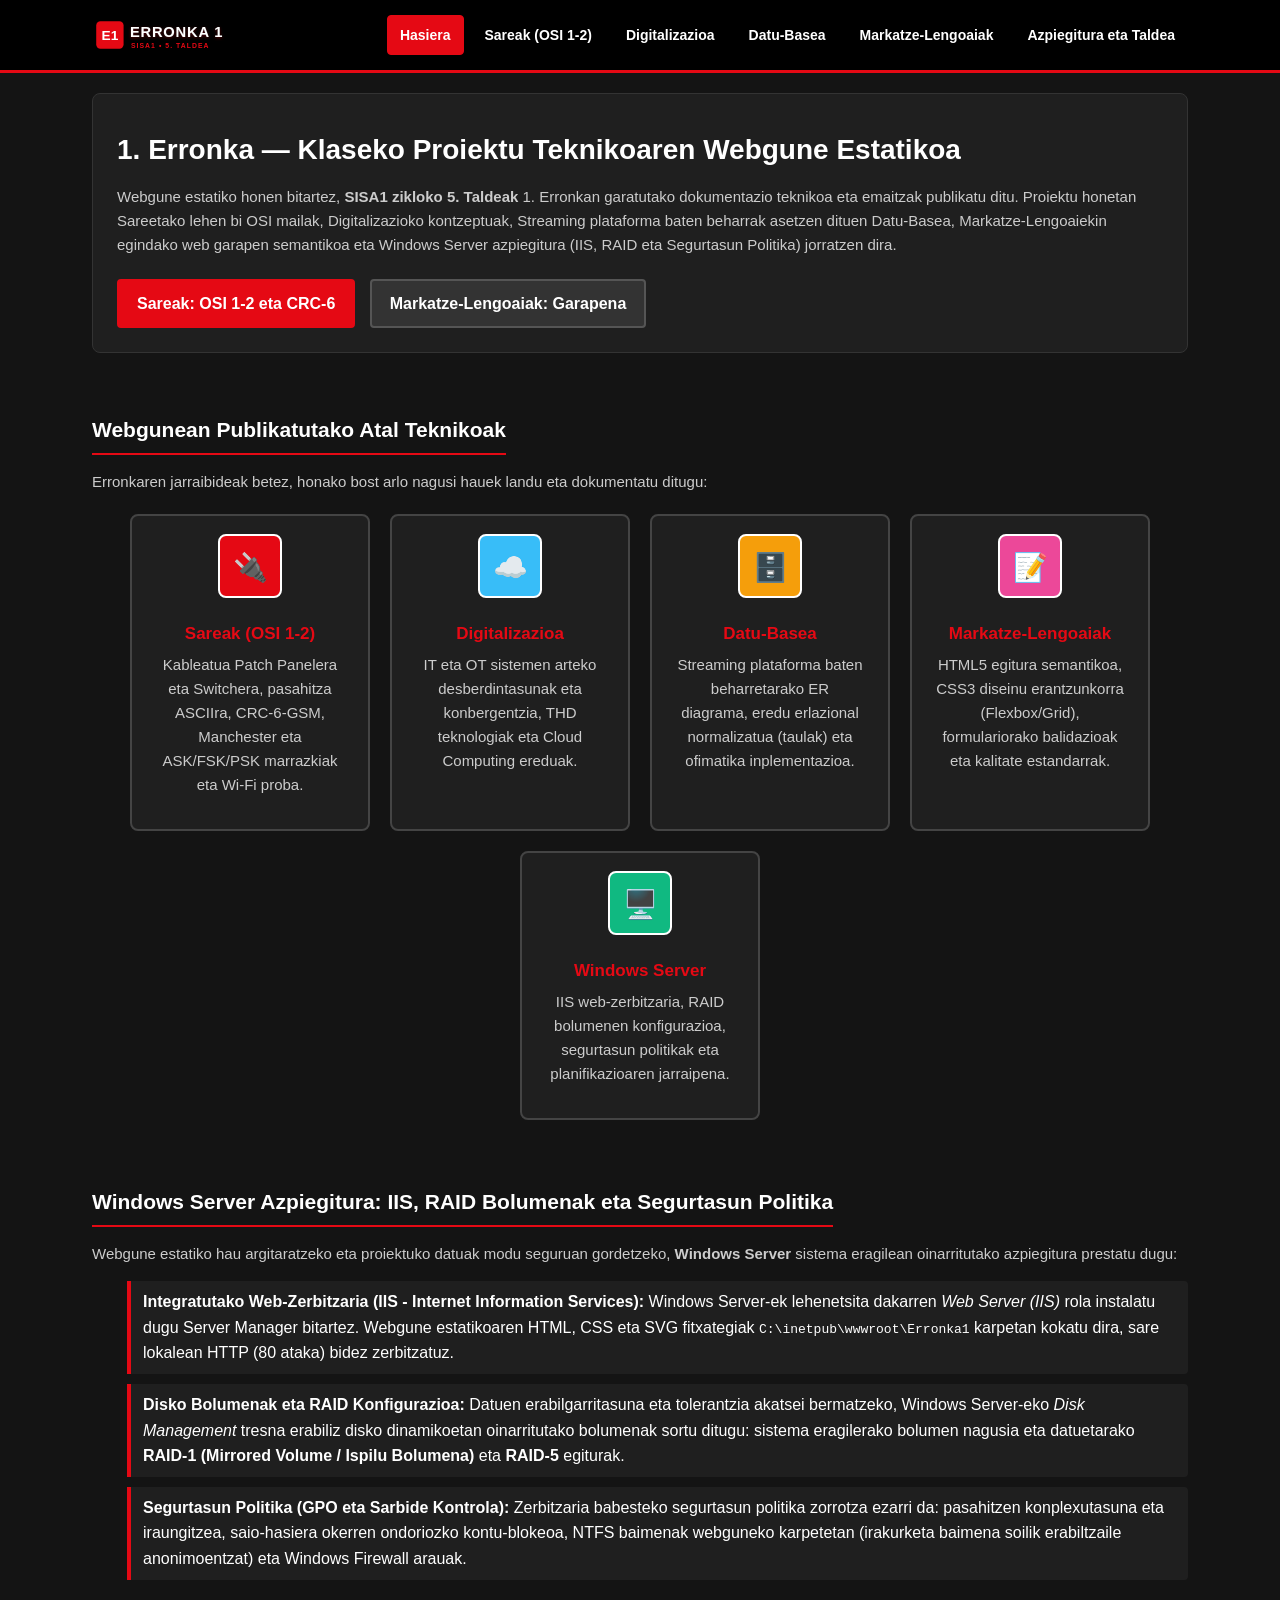
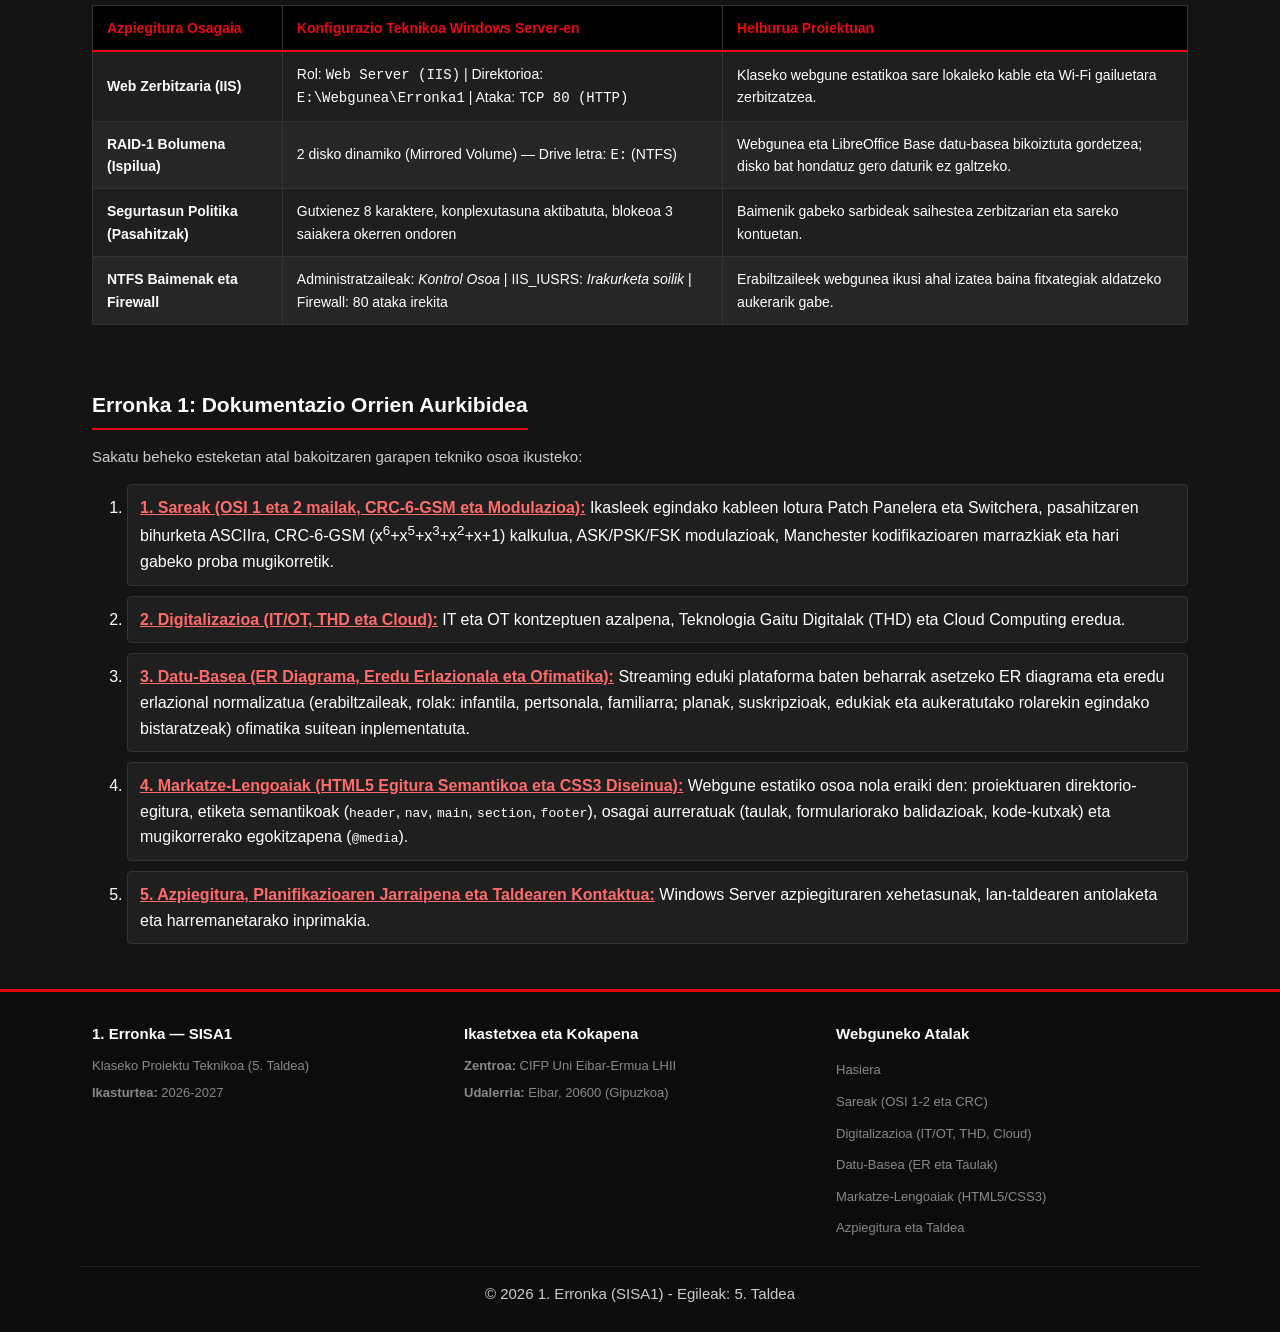
<file: src/index.html>
<!DOCTYPE html>
<html lang="eu">
<head>
    <meta charset="UTF-8">
    <meta name="viewport" content="width=device-width, initial-scale=1.0">
    <title>1. Erronka - Klaseko Proiektu Teknikoa (SISA1)</title>
    <link rel="stylesheet" href="css/style.css">
</head>
<body>

    <header>
        <div class="container nav-bar">
            <div class="logo">
                <a href="index.html">
                    <img src="img/logo.svg" alt="1. Erronka Logotipoa">
                </a>
            </div>
            <nav>
                <ul class="menu-zerrenda">
                    <li><a href="index.html" class="aktiboa">Hasiera</a></li>
                    <li><a href="sareak.html">Sareak (OSI 1-2)</a></li>
                    <li><a href="digitalizazioa.html">Digitalizazioa</a></li>
                    <li><a href="datubasea.html">Datu-Basea</a></li>
                    <li><a href="markatze.html">Markatze-Lengoaiak</a></li>
                    <li><a href="kontaktua.html">Azpiegitura eta Taldea</a></li>
                </ul>
            </nav>
        </div>
    </header>

    <main class="container">

        <section class="hero-kutxa">
            <div class="hero-testua">
                <h1>1. Erronka — Klaseko Proiektu Teknikoaren Webgune Estatikoa</h1>
                <p>Webgune estatiko honen bitartez, <strong>SISA1 zikloko 5. Taldeak</strong> 1. Erronkan garatutako dokumentazio teknikoa eta emaitzak publikatu ditu. Proiektu honetan Sareetako lehen bi OSI mailak, Digitalizazioko kontzeptuak, Streaming plataforma baten beharrak asetzen dituen Datu-Basea, Markatze-Lengoaiekin egindako web garapen semantikoa eta Windows Server azpiegitura (IIS, RAID eta Segurtasun Politika) jorratzen dira.</p>
                <a href="sareak.html" class="botoi-gorria">Sareak: OSI 1-2 eta CRC-6</a>
                <a href="markatze.html" class="botoi-grisa">Markatze-Lengoaiak: Garapena</a>
            </div>
        </section>

        <section>
            <h2>Webgunean Publikatutako Atal Teknikoak</h2>
            <p>Erronkaren jarraibideak betez, honako bost arlo nagusi hauek landu eta dokumentatu ditugu:</p>

            <div class="rol-sarea">
                <div class="rol-txartela">
                    <div class="rol-ikonoa" style="background-color: #e50914;">🔌</div>
                    <h3>Sareak (OSI 1-2)</h3>
                    <p>Kableatua Patch Panelera eta Switchera, pasahitza ASCIIra, CRC-6-GSM, Manchester eta ASK/FSK/PSK marrazkiak eta Wi-Fi proba.</p>
                </div>

                <div class="rol-txartela">
                    <div class="rol-ikonoa" style="background-color: #38bdf8;">☁️</div>
                    <h3>Digitalizazioa</h3>
                    <p>IT eta OT sistemen arteko desberdintasunak eta konbergentzia, THD teknologiak eta Cloud Computing ereduak.</p>
                </div>

                <div class="rol-txartela">
                    <div class="rol-ikonoa" style="background-color: #f59e0b;">🗄️</div>
                    <h3>Datu-Basea</h3>
                    <p>Streaming plataforma baten beharretarako ER diagrama, eredu erlazional normalizatua (taulak) eta ofimatika inplementazioa.</p>
                </div>

                <div class="rol-txartela">
                    <div class="rol-ikonoa" style="background-color: #ec4899;">📝</div>
                    <h3>Markatze-Lengoaiak</h3>
                    <p>HTML5 egitura semantikoa, CSS3 diseinu erantzunkorra (Flexbox/Grid), formulariorako balidazioak eta kalitate estandarrak.</p>
                </div>

                <div class="rol-txartela">
                    <div class="rol-ikonoa" style="background-color: #10b981;">🖥️</div>
                    <h3>Windows Server</h3>
                    <p>IIS web-zerbitzaria, RAID bolumenen konfigurazioa, segurtasun politikak eta planifikazioaren jarraipena.</p>
                </div>
            </div>
        </section>

        <section>
            <h2>Windows Server Azpiegitura: IIS, RAID Bolumenak eta Segurtasun Politika</h2>
            <p>Webgune estatiko hau argitaratzeko eta proiektuko datuak modu seguruan gordetzeko, <strong>Windows Server</strong> sistema eragilean oinarritutako azpiegitura prestatu dugu:</p>

            <ul class="zerrenda-arrunta">
                <li><strong>Integratutako Web-Zerbitzaria (IIS - Internet Information Services):</strong> Windows Server-ek lehenetsita dakarren <em>Web Server (IIS)</em> rola instalatu dugu Server Manager bitartez. Webgune estatikoaren HTML, CSS eta SVG fitxategiak <code>C:\inetpub\wwwroot\Erronka1</code> karpetan kokatu dira, sare lokalean HTTP (80 ataka) bidez zerbitzatuz.</li>
                <li><strong>Disko Bolumenak eta RAID Konfigurazioa:</strong> Datuen erabilgarritasuna eta tolerantzia akatsei bermatzeko, Windows Server-eko <em>Disk Management</em> tresna erabiliz disko dinamikoetan oinarritutako bolumenak sortu ditugu: sistema eragilerako bolumen nagusia eta datuetarako <strong>RAID-1 (Mirrored Volume / Ispilu Bolumena)</strong> eta <strong>RAID-5</strong> egiturak.</li>
                <li><strong>Segurtasun Politika (GPO eta Sarbide Kontrola):</strong> Zerbitzaria babesteko segurtasun politika zorrotza ezarri da: pasahitzen konplexutasuna eta iraungitzea, saio-hasiera okerren ondoriozko kontu-blokeoa, NTFS baimenak webguneko karpetetan (irakurketa baimena soilik erabiltzaile anonimoentzat) eta Windows Firewall arauak.</li>
            </ul>

            <div class="taula-edukiontzia">
                <table>
                    <thead>
                        <tr>
                            <th>Azpiegitura Osagaia</th>
                            <th>Konfigurazio Teknikoa Windows Server-en</th>
                            <th>Helburua Proiektuan</th>
                        </tr>
                    </thead>
                    <tbody>
                        <tr>
                            <td><strong>Web Zerbitzaria (IIS)</strong></td>
                            <td>Rol: <code>Web Server (IIS)</code> | Direktorioa: <code>E:\Webgunea\Erronka1</code> | Ataka: <code>TCP 80 (HTTP)</code></td>
                            <td>Klaseko webgune estatikoa sare lokaleko kable eta Wi-Fi gailuetara zerbitzatzea.</td>
                        </tr>
                        <tr>
                            <td><strong>RAID-1 Bolumena (Ispilua)</strong></td>
                            <td>2 disko dinamiko (Mirrored Volume) — Drive letra: <code>E:</code> (NTFS)</td>
                            <td>Webgunea eta LibreOffice Base datu-basea bikoiztuta gordetzea; disko bat hondatuz gero daturik ez galtzeko.</td>
                        </tr>
                        <tr>
                            <td><strong>Segurtasun Politika (Pasahitzak)</strong></td>
                            <td>Gutxienez 8 karaktere, konplexutasuna aktibatuta, blokeoa 3 saiakera okerren ondoren</td>
                            <td>Baimenik gabeko sarbideak saihestea zerbitzarian eta sareko kontuetan.</td>
                        </tr>
                        <tr>
                            <td><strong>NTFS Baimenak eta Firewall</strong></td>
                            <td>Administratzaileak: <em>Kontrol Osoa</em> | IIS_IUSRS: <em>Irakurketa soilik</em> | Firewall: 80 ataka irekita</td>
                            <td>Erabiltzaileek webgunea ikusi ahal izatea baina fitxategiak aldatzeko aukerarik gabe.</td>
                        </tr>
                    </tbody>
                </table>
            </div>
        </section>

        <section>
            <h2>Erronka 1: Dokumentazio Orrien Aurkibidea</h2>
            <p>Sakatu beheko esteketan atal bakoitzaren garapen tekniko osoa ikusteko:</p>

            <ol class="zerrenda-zenbatua">
                <li>
                    <strong><a href="sareak.html">1. Sareak (OSI 1 eta 2 mailak, CRC-6-GSM eta Modulazioa):</a></strong>
                    Ikasleek egindako kableen lotura Patch Panelera eta Switchera, pasahitzaren bihurketa ASCIIra, CRC-6-GSM (x<sup>6</sup>+x<sup>5</sup>+x<sup>3</sup>+x<sup>2</sup>+x+1) kalkulua, ASK/PSK/FSK modulazioak, Manchester kodifikazioaren marrazkiak eta hari gabeko proba mugikorretik.
                </li>
                <li>
                    <strong><a href="digitalizazioa.html">2. Digitalizazioa (IT/OT, THD eta Cloud):</a></strong>
                    IT eta OT kontzeptuen azalpena, Teknologia Gaitu Digitalak (THD) eta Cloud Computing eredua.
                </li>
                <li>
                    <strong><a href="datubasea.html">3. Datu-Basea (ER Diagrama, Eredu Erlazionala eta Ofimatika):</a></strong>
                    Streaming eduki plataforma baten beharrak asetzeko ER diagrama eta eredu erlazional normalizatua (erabiltzaileak, rolak: infantila, pertsonala, familiarra; planak, suskripzioak, edukiak eta aukeratutako rolarekin egindako bistaratzeak) ofimatika suitean inplementatuta.
                </li>
                <li>
                    <strong><a href="markatze.html">4. Markatze-Lengoaiak (HTML5 Egitura Semantikoa eta CSS3 Diseinua):</a></strong>
                    Webgune estatiko osoa nola eraiki den: proiektuaren direktorio-egitura, etiketa semantikoak (<code>header</code>, <code>nav</code>, <code>main</code>, <code>section</code>, <code>footer</code>), osagai aurreratuak (taulak, formulariorako balidazioak, kode-kutxak) eta mugikorrerako egokitzapena (<code>@media</code>).
                </li>
                <li>
                    <strong><a href="kontaktua.html">5. Azpiegitura, Planifikazioaren Jarraipena eta Taldearen Kontaktua:</a></strong>
                    Windows Server azpiegituraren xehetasunak, lan-taldearen antolaketa eta harremanetarako inprimakia.
                </li>
            </ol>
        </section>

    </main>

    <footer>
        <div class="container footer-edukia">
            <div class="footer-blokea">
                <h4>1. Erronka — SISA1</h4>
                <p>Klaseko Proiektu Teknikoa (5. Taldea)</p>
                <p><strong>Ikasturtea:</strong> 2026-2027</p>
            </div>

            <div class="footer-blokea">
                <h4>Ikastetxea eta Kokapena</h4>
                <p><strong>Zentroa:</strong> CIFP Uni Eibar-Ermua LHII</p>
                <p><strong>Udalerria:</strong> Eibar, 20600 (Gipuzkoa)</p>
            </div>

            <div class="footer-blokea">
                <h4>Webguneko Atalak</h4>
                <ul>
                    <li><a href="index.html">Hasiera</a></li>
                    <li><a href="sareak.html">Sareak (OSI 1-2 eta CRC)</a></li>
                    <li><a href="digitalizazioa.html">Digitalizazioa (IT/OT, THD, Cloud)</a></li>
                    <li><a href="datubasea.html">Datu-Basea (ER eta Taulak)</a></li>
                    <li><a href="markatze.html">Markatze-Lengoaiak (HTML5/CSS3)</a></li>
                    <li><a href="kontaktua.html">Azpiegitura eta Taldea</a></li>
                </ul>
            </div>
        </div>

        <div class="container footer-egilea">
            <p>&copy; 2026 1. Erronka (SISA1) - Egileak: 5. Taldea</p>
        </div>
    </footer>

</body>
</html>
</file>
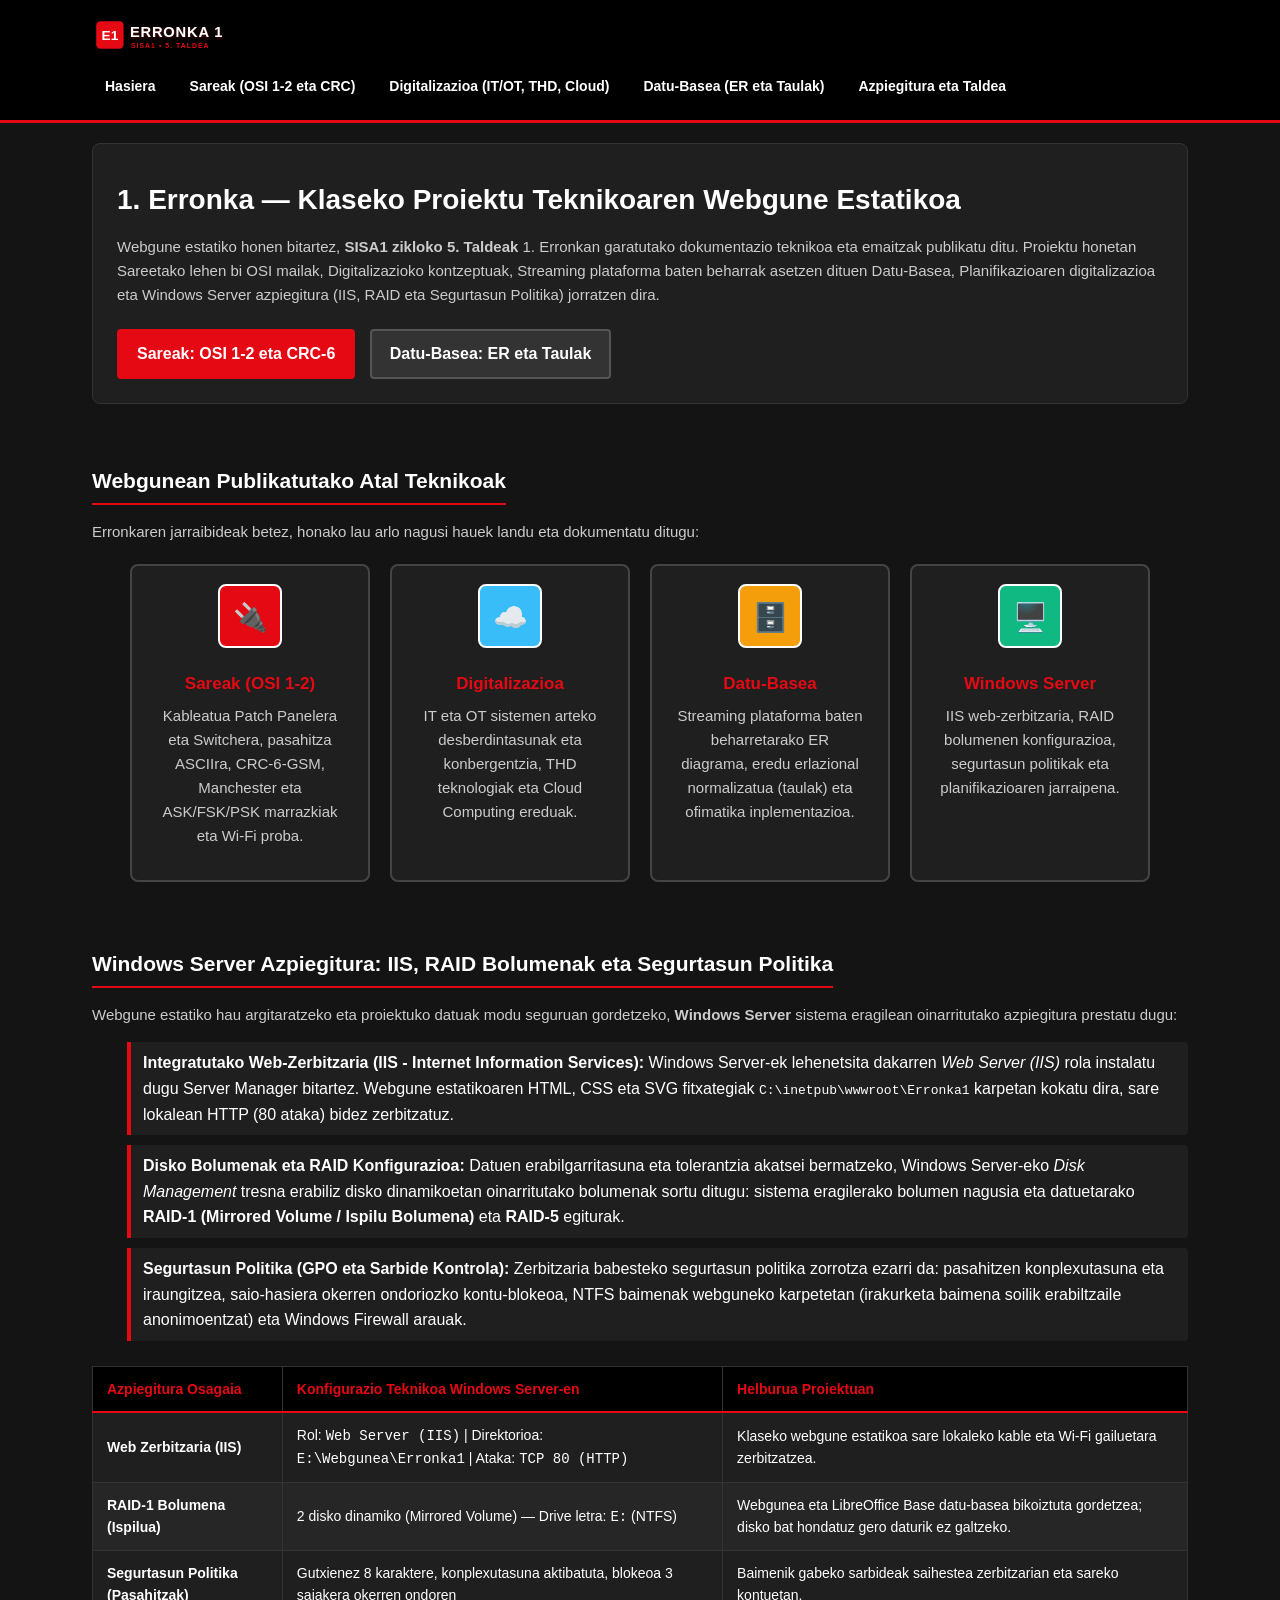
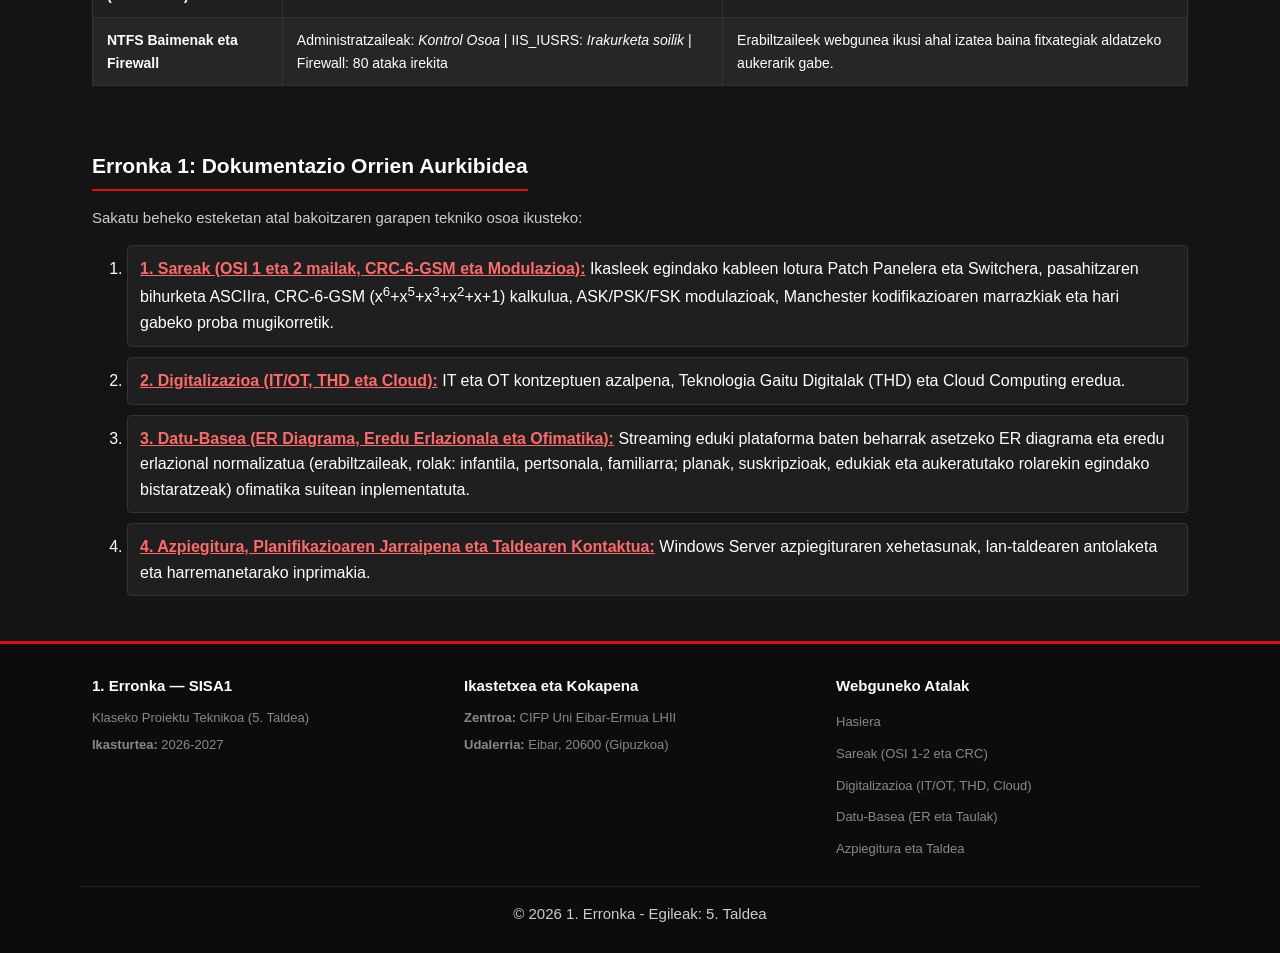
<file: webgunea/index.html>
<!DOCTYPE html>
<html lang="eu">
<head>
    <meta charset="UTF-8">
    <meta name="viewport" content="width=device-width, initial-scale=1.0">
    <title>1. Erronka - Klaseko Proiektu Teknikoa (SISA1)</title>
    <link rel="stylesheet" href="css/style.css">
</head>
<body>

    <header>
        <div class="container nav-bar">
            <div class="logo">
                <a href="index.html">
                    <img src="img/logo.svg" alt="1. Erronka Logotipoa">
                </a>
            </div>
            <nav>
                <ul class="menu-zerrenda">
                     <li><a href="index.html">Hasiera</a></li>
                    <li><a href="sareak.html">Sareak (OSI 1-2 eta CRC)</a></li>
                    <li><a href="digitalizazioa.html">Digitalizazioa (IT/OT, THD, Cloud)</a></li>
                    <li><a href="datubasea.html">Datu-Basea (ER eta Taulak)</a></li>
                    <li><a href="kontaktua.html">Azpiegitura eta Taldea</a></li>
                </ul>
                </ul>
            </nav>
        </div>
    </header>

    <main class="container">

        <section class="hero-kutxa">
            <div class="hero-testua">
                <h1>1. Erronka — Klaseko Proiektu Teknikoaren Webgune Estatikoa</h1>
                <p>Webgune estatiko honen bitartez, <strong>SISA1 zikloko 5. Taldeak</strong> 1. Erronkan garatutako dokumentazio teknikoa eta emaitzak publikatu ditu. Proiektu honetan Sareetako lehen bi OSI mailak, Digitalizazioko kontzeptuak, Streaming plataforma baten beharrak asetzen dituen Datu-Basea, Planifikazioaren digitalizazioa eta Windows Server azpiegitura (IIS, RAID eta Segurtasun Politika) jorratzen dira.</p>
                <a href="sareak.html" class="botoi-gorria">Sareak: OSI 1-2 eta CRC-6</a>
                <a href="datubasea.html" class="botoi-grisa">Datu-Basea: ER eta Taulak</a>
            </div>
        </section>

        <section>
            <h2>Webgunean Publikatutako Atal Teknikoak</h2>
            <p>Erronkaren jarraibideak betez, honako lau arlo nagusi hauek landu eta dokumentatu ditugu:</p>

            <div class="rol-sarea">
                <div class="rol-txartela">
                    <div class="rol-ikonoa" style="background-color: #e50914;">🔌</div>
                    <h3>Sareak (OSI 1-2)</h3>
                    <p>Kableatua Patch Panelera eta Switchera, pasahitza ASCIIra, CRC-6-GSM, Manchester eta ASK/FSK/PSK marrazkiak eta Wi-Fi proba.</p>
                </div>

                <div class="rol-txartela">
                    <div class="rol-ikonoa" style="background-color: #38bdf8;">☁️</div>
                    <h3>Digitalizazioa</h3>
                    <p>IT eta OT sistemen arteko desberdintasunak eta konbergentzia, THD teknologiak eta Cloud Computing ereduak.</p>
                </div>

                <div class="rol-txartela">
                    <div class="rol-ikonoa" style="background-color: #f59e0b;">🗄️</div>
                    <h3>Datu-Basea</h3>
                    <p>Streaming plataforma baten beharretarako ER diagrama, eredu erlazional normalizatua (taulak) eta ofimatika inplementazioa.</p>
                </div>

                <div class="rol-txartela">
                    <div class="rol-ikonoa" style="background-color: #10b981;">🖥️</div>
                    <h3>Windows Server</h3>
                    <p>IIS web-zerbitzaria, RAID bolumenen konfigurazioa, segurtasun politikak eta planifikazioaren jarraipena.</p>
                </div>
            </div>
        </section>

        <section>
            <h2>Windows Server Azpiegitura: IIS, RAID Bolumenak eta Segurtasun Politika</h2>
            <p>Webgune estatiko hau argitaratzeko eta proiektuko datuak modu seguruan gordetzeko, <strong>Windows Server</strong> sistema eragilean oinarritutako azpiegitura prestatu dugu:</p>

            <ul class="zerrenda-arrunta">
                <li><strong>Integratutako Web-Zerbitzaria (IIS - Internet Information Services):</strong> Windows Server-ek lehenetsita dakarren <em>Web Server (IIS)</em> rola instalatu dugu Server Manager bitartez. Webgune estatikoaren HTML, CSS eta SVG fitxategiak <code>C:\inetpub\wwwroot\Erronka1</code> karpetan kokatu dira, sare lokalean HTTP (80 ataka) bidez zerbitzatuz.</li>
                <li><strong>Disko Bolumenak eta RAID Konfigurazioa:</strong> Datuen erabilgarritasuna eta tolerantzia akatsei bermatzeko, Windows Server-eko <em>Disk Management</em> tresna erabiliz disko dinamikoetan oinarritutako bolumenak sortu ditugu: sistema eragilerako bolumen nagusia eta datuetarako <strong>RAID-1 (Mirrored Volume / Ispilu Bolumena)</strong> eta <strong>RAID-5</strong> egiturak.</li>
                <li><strong>Segurtasun Politika (GPO eta Sarbide Kontrola):</strong> Zerbitzaria babesteko segurtasun politika zorrotza ezarri da: pasahitzen konplexutasuna eta iraungitzea, saio-hasiera okerren ondoriozko kontu-blokeoa, NTFS baimenak webguneko karpetetan (irakurketa baimena soilik erabiltzaile anonimoentzat) eta Windows Firewall arauak.</li>
            </ul>

            <div class="taula-edukiontzia">
                <table>
                    <thead>
                        <tr>
                            <th>Azpiegitura Osagaia</th>
                            <th>Konfigurazio Teknikoa Windows Server-en</th>
                            <th>Helburua Proiektuan</th>
                        </tr>
                    </thead>
                    <tbody>
                        <tr>
                            <td><strong>Web Zerbitzaria (IIS)</strong></td>
                            <td>Rol: <code>Web Server (IIS)</code> | Direktorioa: <code>E:\Webgunea\Erronka1</code> | Ataka: <code>TCP 80 (HTTP)</code></td>
                            <td>Klaseko webgune estatikoa sare lokaleko kable eta Wi-Fi gailuetara zerbitzatzea.</td>
                        </tr>
                        <tr>
                            <td><strong>RAID-1 Bolumena (Ispilua)</strong></td>
                            <td>2 disko dinamiko (Mirrored Volume) — Drive letra: <code>E:</code> (NTFS)</td>
                            <td>Webgunea eta LibreOffice Base datu-basea bikoiztuta gordetzea; disko bat hondatuz gero daturik ez galtzeko.</td>
                        </tr>
                        <tr>
                            <td><strong>Segurtasun Politika (Pasahitzak)</strong></td>
                            <td>Gutxienez 8 karaktere, konplexutasuna aktibatuta, blokeoa 3 saiakera okerren ondoren</td>
                            <td>Baimenik gabeko sarbideak saihestea zerbitzarian eta sareko kontuetan.</td>
                        </tr>
                        <tr>
                            <td><strong>NTFS Baimenak eta Firewall</strong></td>
                            <td>Administratzaileak: <em>Kontrol Osoa</em> | IIS_IUSRS: <em>Irakurketa soilik</em> | Firewall: 80 ataka irekita</td>
                            <td>Erabiltzaileek webgunea ikusi ahal izatea baina fitxategiak aldatzeko aukerarik gabe.</td>
                        </tr>
                    </tbody>
                </table>
            </div>
        </section>

        <section>
            <h2>Erronka 1: Dokumentazio Orrien Aurkibidea</h2>
            <p>Sakatu beheko esteketan atal bakoitzaren garapen tekniko osoa ikusteko:</p>

            <ol class="zerrenda-zenbatua">
                <li>
                    <strong><a href="sareak.html">1. Sareak (OSI 1 eta 2 mailak, CRC-6-GSM eta Modulazioa):</a></strong>
                    Ikasleek egindako kableen lotura Patch Panelera eta Switchera, pasahitzaren bihurketa ASCIIra, CRC-6-GSM (x<sup>6</sup>+x<sup>5</sup>+x<sup>3</sup>+x<sup>2</sup>+x+1) kalkulua, ASK/PSK/FSK modulazioak, Manchester kodifikazioaren marrazkiak eta hari gabeko proba mugikorretik.
                </li>
                <li>
                    <strong><a href="digitalizazioa.html">2. Digitalizazioa (IT/OT, THD eta Cloud):</a></strong>
                    IT eta OT kontzeptuen azalpena, Teknologia Gaitu Digitalak (THD) eta Cloud Computing eredua.
                </li>
                <li>
                    <strong><a href="datubasea.html">3. Datu-Basea (ER Diagrama, Eredu Erlazionala eta Ofimatika):</a></strong>
                    Streaming eduki plataforma baten beharrak asetzeko ER diagrama eta eredu erlazional normalizatua (erabiltzaileak, rolak: infantila, pertsonala, familiarra; planak, suskripzioak, edukiak eta aukeratutako rolarekin egindako bistaratzeak) ofimatika suitean inplementatuta.
                </li>
                <li>
                    <strong><a href="kontaktua.html">4. Azpiegitura, Planifikazioaren Jarraipena eta Taldearen Kontaktua:</a></strong>
                    Windows Server azpiegituraren xehetasunak, lan-taldearen antolaketa eta harremanetarako inprimakia.
                </li>
            </ol>
        </section>

    </main>

    <footer>
        <div class="container footer-edukia">
            <div class="footer-blokea">
                <h4>1. Erronka — SISA1</h4>
                <p>Klaseko Proiektu Teknikoa (5. Taldea)</p>
                <p><strong>Ikasturtea:</strong> 2026-2027</p>
            </div>

            <div class="footer-blokea">
                <h4>Ikastetxea eta Kokapena</h4>
                <p><strong>Zentroa:</strong> CIFP Uni Eibar-Ermua LHII</p>
                <p><strong>Udalerria:</strong> Eibar, 20600 (Gipuzkoa)</p>
            </div>

            <div class="footer-blokea">
                <h4>Webguneko Atalak</h4>
                <ul>
                    <li><a href="index.html">Hasiera</a></li>
                    <li><a href="sareak.html">Sareak (OSI 1-2 eta CRC)</a></li>
                    <li><a href="digitalizazioa.html">Digitalizazioa (IT/OT, THD, Cloud)</a></li>
                    <li><a href="datubasea.html">Datu-Basea (ER eta Taulak)</a></li>
                    <li><a href="kontaktua.html">Azpiegitura eta Taldea</a></li>
                </ul>
            </div>
        </div>

        <div class="container footer-egilea">
            <p>&copy; 2026 1. Erronka - Egileak: 5. Taldea</p>
        </div>
    </footer>

</body>
</html>
</file>
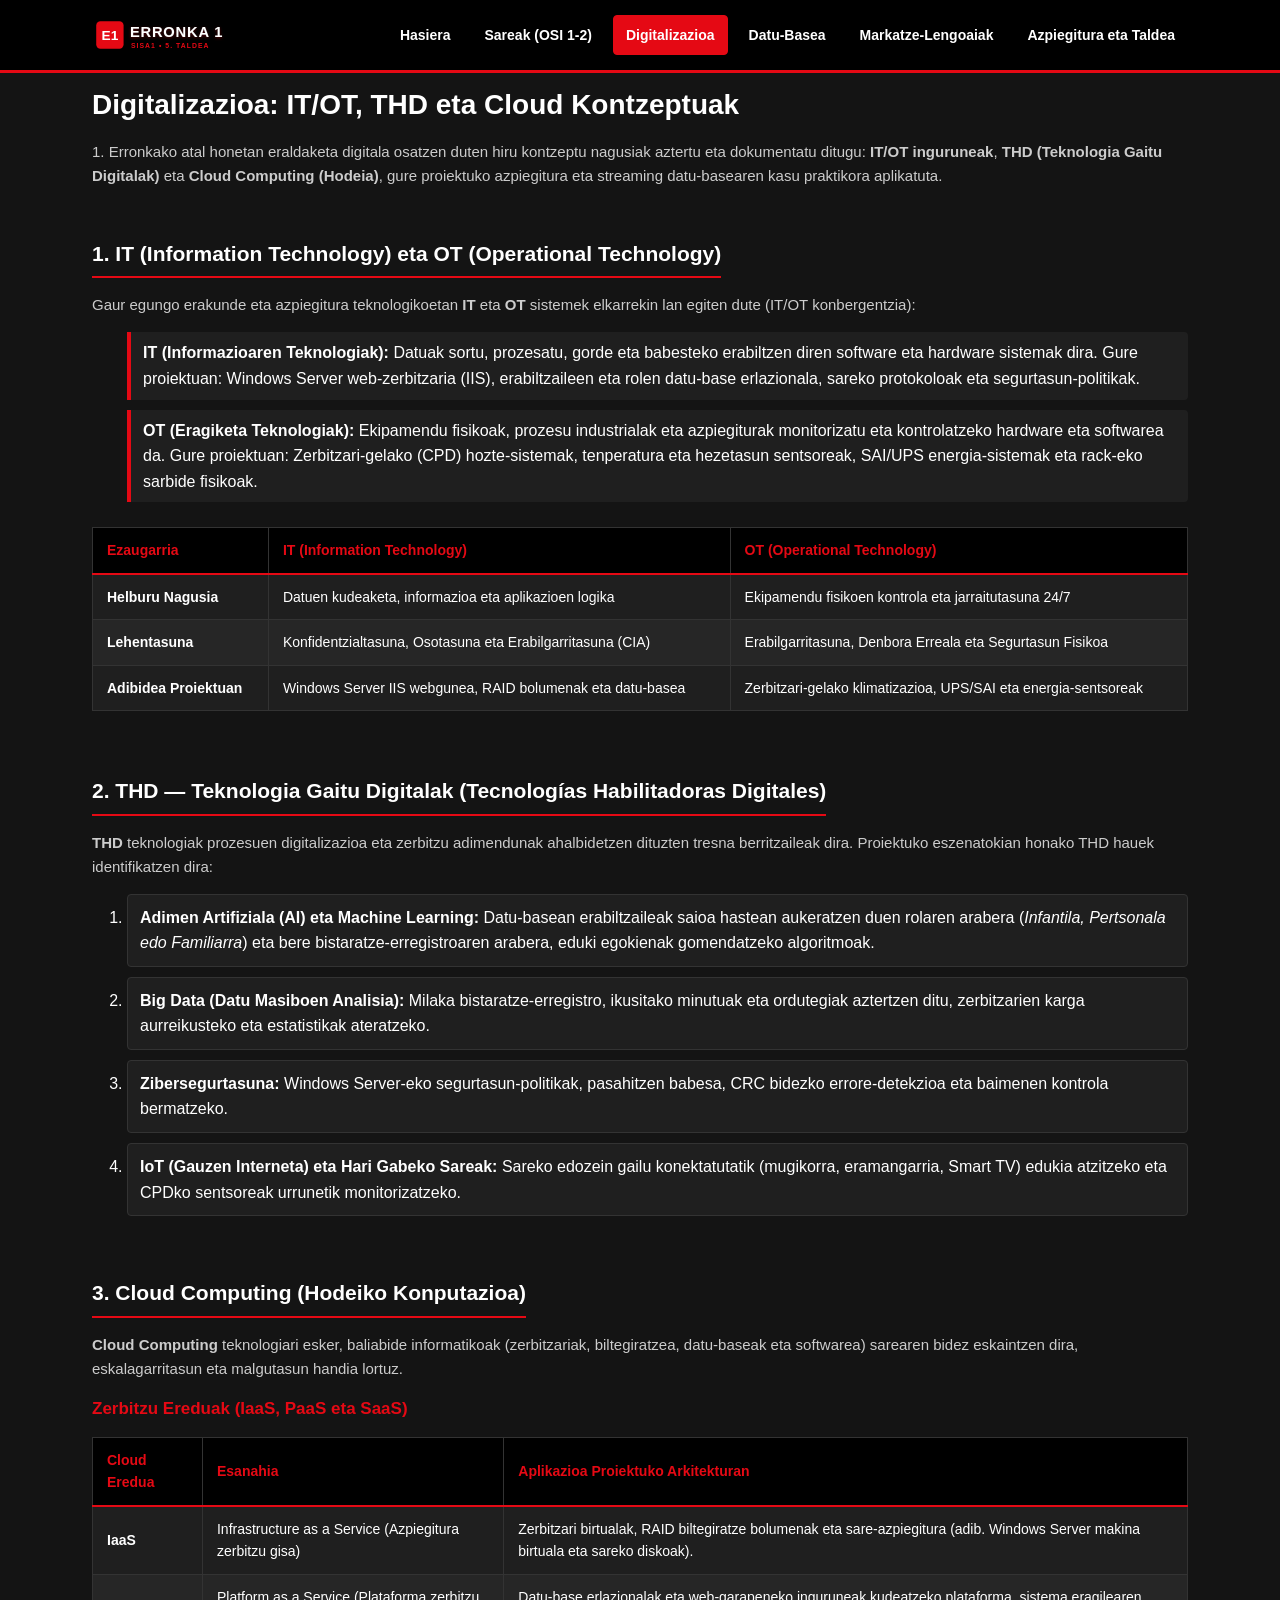
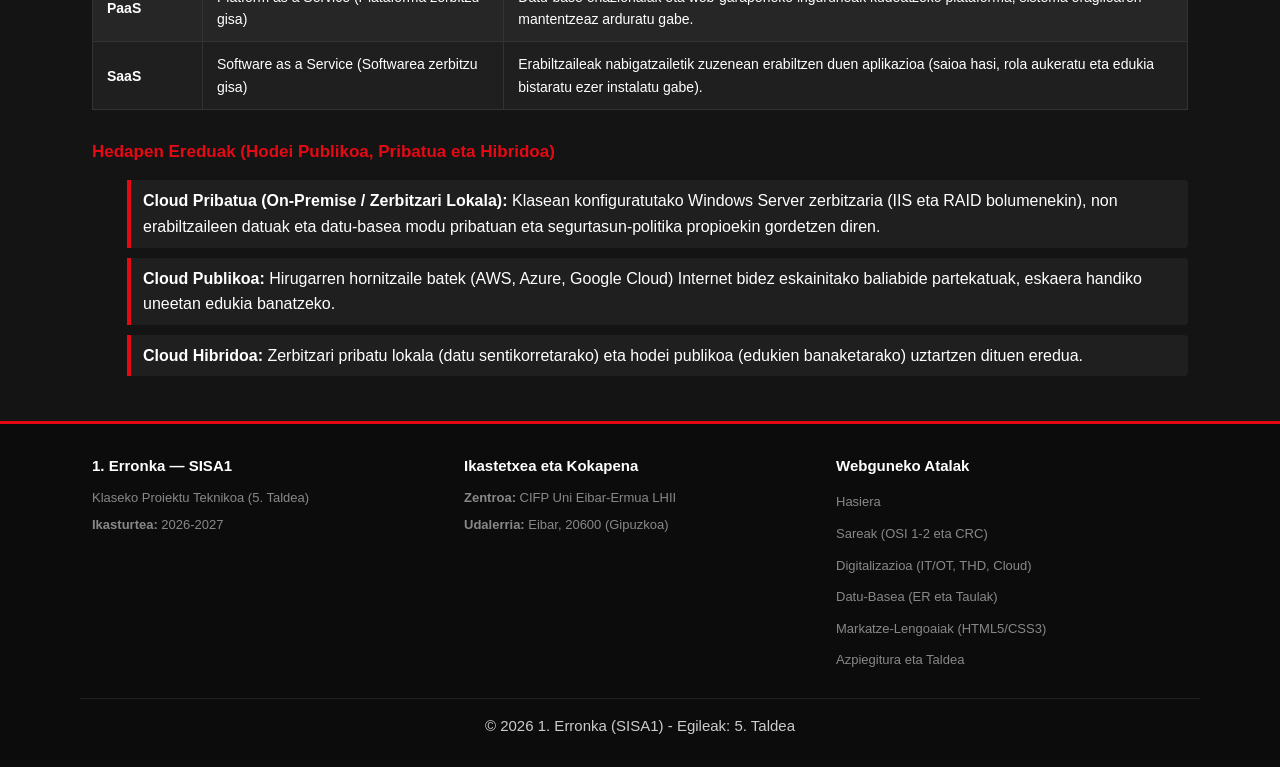
<file: src/digitalizazioa.html>
﻿<!DOCTYPE html>
<html lang="eu">
<head>
    <meta charset="UTF-8">
    <meta name="viewport" content="width=device-width, initial-scale=1.0">
    <title>1. Erronka - Digitalizazioa: IT/OT, THD eta Cloud</title>
    <link rel="stylesheet" href="css/style.css">
</head>
<body>

    <header>
        <div class="container nav-bar">
            <div class="logo">
                <a href="index.html">
                    <img src="img/logo.svg" alt="1. Erronka Logotipoa">
                </a>
            </div>
            <nav>
                <ul class="menu-zerrenda">
                    <li><a href="index.html">Hasiera</a></li>
                    <li><a href="sareak.html">Sareak (OSI 1-2)</a></li>
                    <li><a href="digitalizazioa.html" class="aktiboa">Digitalizazioa</a></li>
                    <li><a href="datubasea.html">Datu-Basea</a></li>
                    <li><a href="markatze.html">Markatze-Lengoaiak</a></li>
                    <li><a href="kontaktua.html">Azpiegitura eta Taldea</a></li>
                </ul>
            </nav>
        </div>
    </header>

    <main class="container">

        <section>
            <h1>Digitalizazioa: IT/OT, THD eta Cloud Kontzeptuak</h1>
            <p>1. Erronkako atal honetan eraldaketa digitala osatzen duten hiru kontzeptu nagusiak aztertu eta dokumentatu ditugu: <strong>IT/OT inguruneak</strong>, <strong>THD (Teknologia Gaitu Digitalak)</strong> eta <strong>Cloud Computing (Hodeia)</strong>, gure proiektuko azpiegitura eta streaming datu-basearen kasu praktikora aplikatuta.</p>
        </section>

        <section>
            <h2>1. IT (Information Technology) eta OT (Operational Technology)</h2>
            <p>Gaur egungo erakunde eta azpiegitura teknologikoetan <strong>IT</strong> eta <strong>OT</strong> sistemek elkarrekin lan egiten dute (IT/OT konbergentzia):</p>

            <ul class="zerrenda-arrunta">
                <li><strong>IT (Informazioaren Teknologiak):</strong> Datuak sortu, prozesatu, gorde eta babesteko erabiltzen diren software eta hardware sistemak dira. Gure proiektuan: Windows Server web-zerbitzaria (IIS), erabiltzaileen eta rolen datu-base erlazionala, sareko protokoloak eta segurtasun-politikak.</li>
                <li><strong>OT (Eragiketa Teknologiak):</strong> Ekipamendu fisikoak, prozesu industrialak eta azpiegiturak monitorizatu eta kontrolatzeko hardware eta softwarea da. Gure proiektuan: Zerbitzari-gelako (CPD) hozte-sistemak, tenperatura eta hezetasun sentsoreak, SAI/UPS energia-sistemak eta rack-eko sarbide fisikoak.</li>
            </ul>

            <div class="taula-edukiontzia">
                <table>
                    <thead>
                        <tr>
                            <th>Ezaugarria</th>
                            <th>IT (Information Technology)</th>
                            <th>OT (Operational Technology)</th>
                        </tr>
                    </thead>
                    <tbody>
                        <tr>
                            <td><strong>Helburu Nagusia</strong></td>
                            <td>Datuen kudeaketa, informazioa eta aplikazioen logika</td>
                            <td>Ekipamendu fisikoen kontrola eta jarraitutasuna 24/7</td>
                        </tr>
                        <tr>
                            <td><strong>Lehentasuna</strong></td>
                            <td>Konfidentzialtasuna, Osotasuna eta Erabilgarritasuna (CIA)</td>
                            <td>Erabilgarritasuna, Denbora Erreala eta Segurtasun Fisikoa</td>
                        </tr>
                        <tr>
                            <td><strong>Adibidea Proiektuan</strong></td>
                            <td>Windows Server IIS webgunea, RAID bolumenak eta datu-basea</td>
                            <td>Zerbitzari-gelako klimatizazioa, UPS/SAI eta energia-sentsoreak</td>
                        </tr>
                    </tbody>
                </table>
            </div>
        </section>

        <section>
            <h2>2. THD — Teknologia Gaitu Digitalak (Tecnologías Habilitadoras Digitales)</h2>
            <p><strong>THD</strong> teknologiak prozesuen digitalizazioa eta zerbitzu adimendunak ahalbidetzen dituzten tresna berritzaileak dira. Proiektuko eszenatokian honako THD hauek identifikatzen dira:</p>

            <ol class="zerrenda-zenbatua">
                <li>
                    <strong>Adimen Artifiziala (AI) eta Machine Learning:</strong>
                    Datu-basean erabiltzaileak saioa hastean aukeratzen duen rolaren arabera (<em>Infantila, Pertsonala edo Familiarra</em>) eta bere bistaratze-erregistroaren arabera, eduki egokienak gomendatzeko algoritmoak.
                </li>
                <li>
                    <strong>Big Data (Datu Masiboen Analisia):</strong>
                    Milaka bistaratze-erregistro, ikusitako minutuak eta ordutegiak aztertzen ditu, zerbitzarien karga aurreikusteko eta estatistikak ateratzeko.
                </li>
                <li>
                    <strong>Zibersegurtasuna:</strong>
                    Windows Server-eko segurtasun-politikak, pasahitzen babesa, CRC bidezko errore-detekzioa eta baimenen kontrola bermatzeko.
                </li>
                <li>
                    <strong>IoT (Gauzen Interneta) eta Hari Gabeko Sareak:</strong>
                    Sareko edozein gailu konektatutatik (mugikorra, eramangarria, Smart TV) edukia atzitzeko eta CPDko sentsoreak urrunetik monitorizatzeko.
                </li>
            </ol>
        </section>

        <section>
            <h2>3. Cloud Computing (Hodeiko Konputazioa)</h2>
            <p><strong>Cloud Computing</strong> teknologiari esker, baliabide informatikoak (zerbitzariak, biltegiratzea, datu-baseak eta softwarea) sarearen bidez eskaintzen dira, eskalagarritasun eta malgutasun handia lortuz.</p>

            <h3>Zerbitzu Ereduak (IaaS, PaaS eta SaaS)</h3>
            <div class="taula-edukiontzia">
                <table>
                    <thead>
                        <tr>
                            <th>Cloud Eredua</th>
                            <th>Esanahia</th>
                            <th>Aplikazioa Proiektuko Arkitekturan</th>
                        </tr>
                    </thead>
                    <tbody>
                        <tr>
                            <td><strong>IaaS</strong></td>
                            <td>Infrastructure as a Service (Azpiegitura zerbitzu gisa)</td>
                            <td>Zerbitzari birtualak, RAID biltegiratze bolumenak eta sare-azpiegitura (adib. Windows Server makina birtuala eta sareko diskoak).</td>
                        </tr>
                        <tr>
                            <td><strong>PaaS</strong></td>
                            <td>Platform as a Service (Plataforma zerbitzu gisa)</td>
                            <td>Datu-base erlazionalak eta web-garapeneko inguruneak kudeatzeko plataforma, sistema eragilearen mantentzeaz arduratu gabe.</td>
                        </tr>
                        <tr>
                            <td><strong>SaaS</strong></td>
                            <td>Software as a Service (Softwarea zerbitzu gisa)</td>
                            <td>Erabiltzaileak nabigatzailetik zuzenean erabiltzen duen aplikazioa (saioa hasi, rola aukeratu eta edukia bistaratu ezer instalatu gabe).</td>
                        </tr>
                    </tbody>
                </table>
            </div>

            <h3>Hedapen Ereduak (Hodei Publikoa, Pribatua eta Hibridoa)</h3>
            <ul class="zerrenda-arrunta">
                <li><strong>Cloud Pribatua (On-Premise / Zerbitzari Lokala):</strong> Klasean konfiguratutako Windows Server zerbitzaria (IIS eta RAID bolumenekin), non erabiltzaileen datuak eta datu-basea modu pribatuan eta segurtasun-politika propioekin gordetzen diren.</li>
                <li><strong>Cloud Publikoa:</strong> Hirugarren hornitzaile batek (AWS, Azure, Google Cloud) Internet bidez eskainitako baliabide partekatuak, eskaera handiko uneetan edukia banatzeko.</li>
                <li><strong>Cloud Hibridoa:</strong> Zerbitzari pribatu lokala (datu sentikorretarako) eta hodei publikoa (edukien banaketarako) uztartzen dituen eredua.</li>
            </ul>
        </section>

    </main>

    <footer>
        <div class="container footer-edukia">
            <div class="footer-blokea">
                <h4>1. Erronka — SISA1</h4>
                <p>Klaseko Proiektu Teknikoa (5. Taldea)</p>
                <p><strong>Ikasturtea:</strong> 2026-2027</p>
            </div>

            <div class="footer-blokea">
                <h4>Ikastetxea eta Kokapena</h4>
                <p><strong>Zentroa:</strong> CIFP Uni Eibar-Ermua LHII</p>
                <p><strong>Udalerria:</strong> Eibar, 20600 (Gipuzkoa)</p>
            </div>

            <div class="footer-blokea">
                <h4>Webguneko Atalak</h4>
                <ul>
                    <li><a href="index.html">Hasiera</a></li>
                    <li><a href="sareak.html">Sareak (OSI 1-2 eta CRC)</a></li>
                    <li><a href="digitalizazioa.html">Digitalizazioa (IT/OT, THD, Cloud)</a></li>
                    <li><a href="datubasea.html">Datu-Basea (ER eta Taulak)</a></li>
                    <li><a href="markatze.html">Markatze-Lengoaiak (HTML5/CSS3)</a></li>
                    <li><a href="kontaktua.html">Azpiegitura eta Taldea</a></li>
                </ul>
            </div>
        </div>

        <div class="container footer-egilea">
            <p>&copy; 2026 1. Erronka (SISA1) - Egileak: 5. Taldea</p>
        </div>
    </footer>

</body>
</html>
</file>
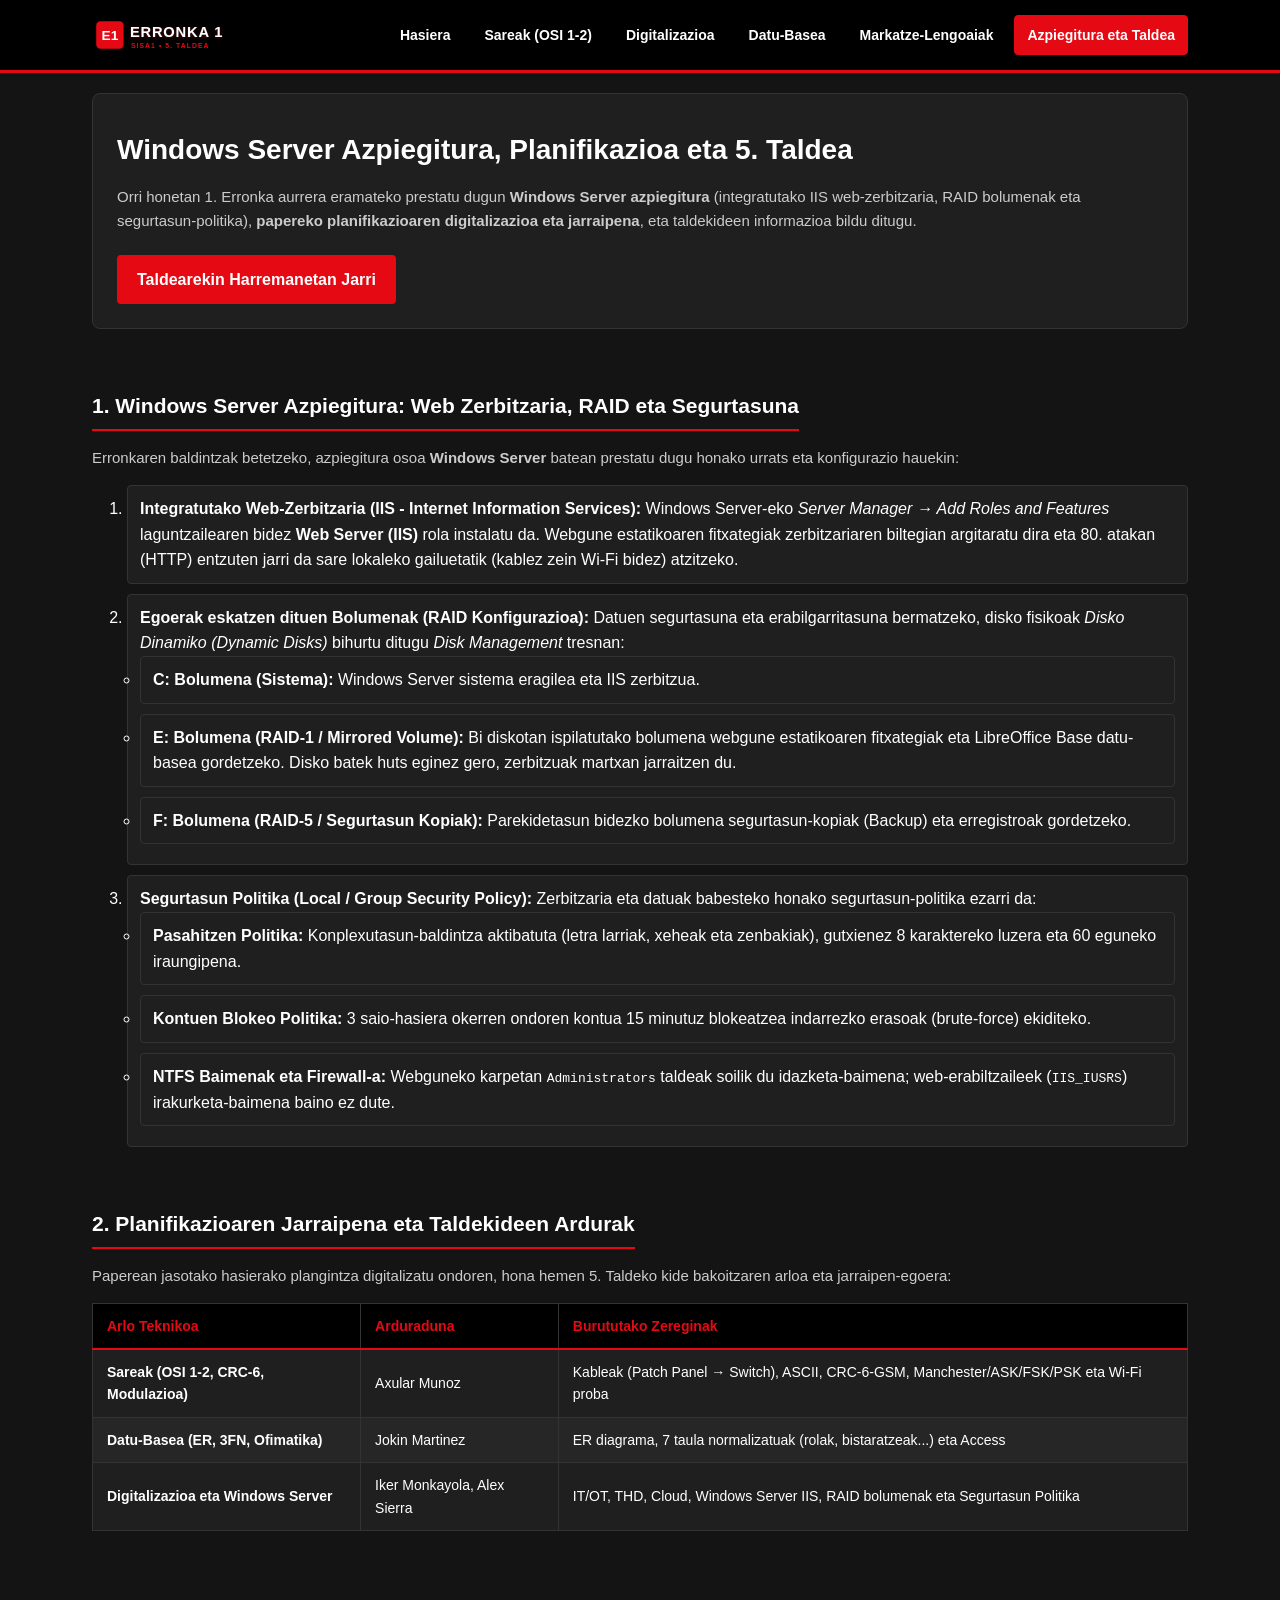
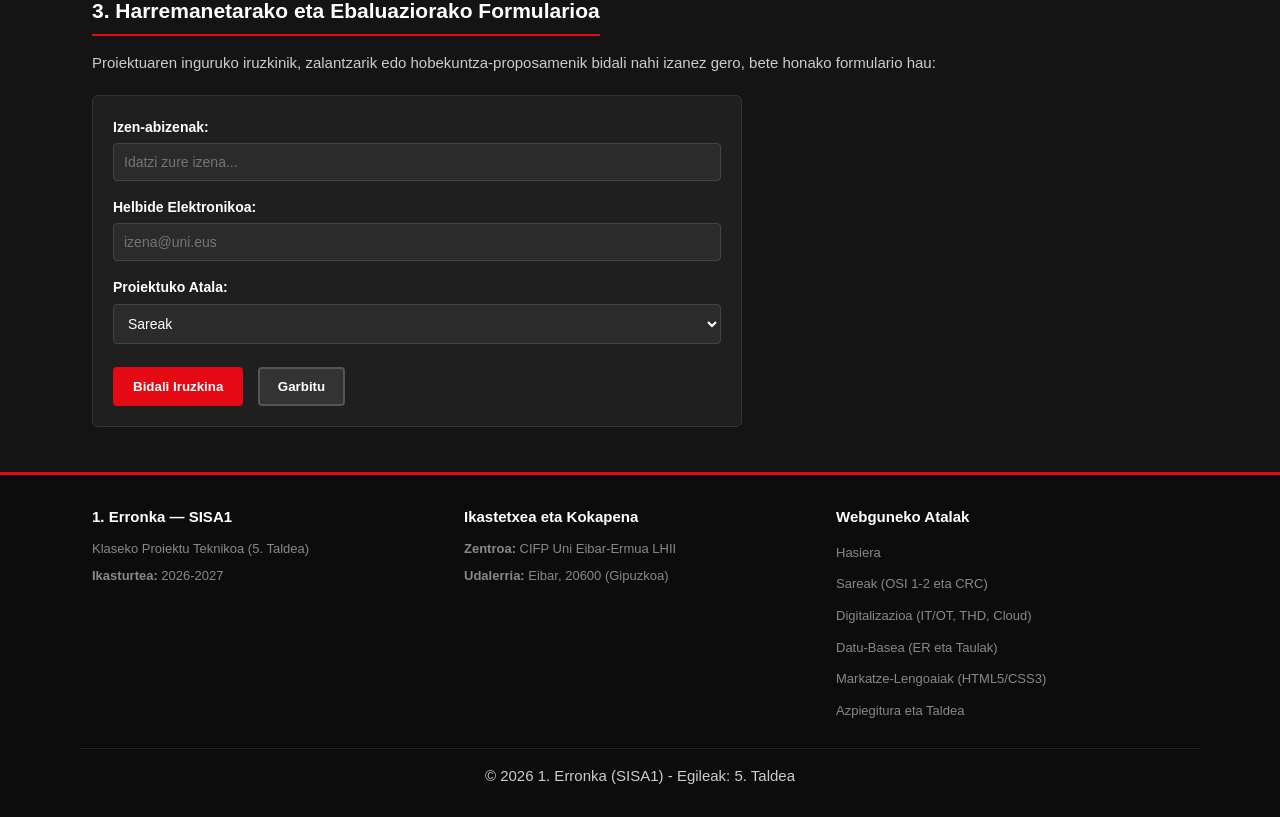
<file: src/kontaktua.html>
﻿<!DOCTYPE html>
<html lang="eu">
<head>
    <meta charset="UTF-8">
    <meta name="viewport" content="width=device-width, initial-scale=1.0">
    <title>1. Erronka - Windows Server Azpiegitura, Planifikazioa eta Taldea</title>
    <link rel="stylesheet" href="css/style.css">
</head>
<body>

    <header>
        <div class="container nav-bar">
            <div class="logo">
                <a href="index.html">
                    <img src="img/logo.svg" alt="1. Erronka Logotipoa">
                </a>
            </div>
            <nav>
                <ul class="menu-zerrenda">
                    <li><a href="index.html">Hasiera</a></li>
                    <li><a href="sareak.html">Sareak (OSI 1-2)</a></li>
                    <li><a href="digitalizazioa.html">Digitalizazioa</a></li>
                    <li><a href="datubasea.html">Datu-Basea</a></li>
                    <li><a href="markatze.html">Markatze-Lengoaiak</a></li>
                    <li><a href="kontaktua.html" class="aktiboa">Azpiegitura eta Taldea</a></li>
                </ul>
            </nav>
        </div>
    </header>

    <main class="container">

        <section class="hero-kutxa">
            <div class="hero-testua">
                <h1>Windows Server Azpiegitura, Planifikazioa eta 5. Taldea</h1>
                <p>Orri honetan 1. Erronka aurrera eramateko prestatu dugun <strong>Windows Server azpiegitura</strong> (integratutako IIS web-zerbitzaria, RAID bolumenak eta segurtasun-politika), <strong>papereko planifikazioaren digitalizazioa eta jarraipena</strong>, eta taldekideen informazioa bildu ditugu.</p>
                <a href="#formularioa" class="botoi-gorria">Taldearekin Harremanetan Jarri</a>
            </div>
        </section>

        <section>
            <h2>1. Windows Server Azpiegitura: Web Zerbitzaria, RAID eta Segurtasuna</h2>
            <p>Erronkaren baldintzak betetzeko, azpiegitura osoa <strong>Windows Server</strong> batean prestatu dugu honako urrats eta konfigurazio hauekin:</p>

            <ol class="zerrenda-zenbatua">
                <li>
                    <strong>Integratutako Web-Zerbitzaria (IIS - Internet Information Services):</strong>
                    Windows Server-eko <em>Server Manager &rarr; Add Roles and Features</em> laguntzailearen bidez <strong>Web Server (IIS)</strong> rola instalatu da. Webgune estatikoaren fitxategiak zerbitzariaren biltegian argitaratu dira eta 80. atakan (HTTP) entzuten jarri da sare lokaleko gailuetatik (kablez zein Wi-Fi bidez) atzitzeko.
                </li>
                <li>
                    <strong>Egoerak eskatzen dituen Bolumenak (RAID Konfigurazioa):</strong>
                    Datuen segurtasuna eta erabilgarritasuna bermatzeko, disko fisikoak <em>Disko Dinamiko (Dynamic Disks)</em> bihurtu ditugu <em>Disk Management</em> tresnan:
                    <ul>
                        <li><strong>C: Bolumena (Sistema):</strong> Windows Server sistema eragilea eta IIS zerbitzua.</li>
                        <li><strong>E: Bolumena (RAID-1 / Mirrored Volume):</strong> Bi diskotan ispilatutako bolumena webgune estatikoaren fitxategiak eta LibreOffice Base datu-basea gordetzeko. Disko batek huts eginez gero, zerbitzuak martxan jarraitzen du.</li>
                        <li><strong>F: Bolumena (RAID-5 / Segurtasun Kopiak):</strong> Parekidetasun bidezko bolumena segurtasun-kopiak (Backup) eta erregistroak gordetzeko.</li>
                    </ul>
                </li>
                <li>
                    <strong>Segurtasun Politika (Local / Group Security Policy):</strong>
                    Zerbitzaria eta datuak babesteko honako segurtasun-politika ezarri da:
                    <ul>
                        <li><strong>Pasahitzen Politika:</strong> Konplexutasun-baldintza aktibatuta (letra larriak, xeheak eta zenbakiak), gutxienez 8 karaktereko luzera eta 60 eguneko iraungipena.</li>
                        <li><strong>Kontuen Blokeo Politika:</strong> 3 saio-hasiera okerren ondoren kontua 15 minutuz blokeatzea indarrezko erasoak (brute-force) ekiditeko.</li>
                        <li><strong>NTFS Baimenak eta Firewall-a:</strong> Webguneko karpetan <code>Administrators</code> taldeak soilik du idazketa-baimena; web-erabiltzaileek (<code>IIS_IUSRS</code>) irakurketa-baimena baino ez dute.</li>
                    </ul>
                </li>
            </ol>
        </section>

        <section>
            <h2>2. Planifikazioaren Jarraipena eta Taldekideen Ardurak</h2>
            <p>Paperean jasotako hasierako plangintza digitalizatu ondoren, hona hemen 5. Taldeko kide bakoitzaren arloa eta jarraipen-egoera:</p>

            <div class="taula-edukiontzia">
                <table>
                    <thead>
                        <tr>
                            <th>Arlo Teknikoa</th>
                            <th>Arduraduna</th>
                            <th>Burututako Zereginak</th>
                        </tr>
                    </thead>
                    <tbody>
                        <tr>
                            <td><strong>Sareak (OSI 1-2, CRC-6, Modulazioa)</strong></td>
                            <td>Axular Munoz</td>
                            <td>Kableak (Patch Panel &rarr; Switch), ASCII, CRC-6-GSM, Manchester/ASK/FSK/PSK eta Wi-Fi proba</td>
                        </tr>
                        <tr>
                            <td><strong>Datu-Basea (ER, 3FN, Ofimatika)</strong></td>
                            <td>Jokin Martinez</td>
                            <td>ER diagrama, 7 taula normalizatuak (rolak, bistaratzeak...) eta Access</td>
                        </tr>
                        <tr>
                            <td><strong>Digitalizazioa eta Windows Server</strong></td>
                            <td>Iker Monkayola, Alex Sierra</td>
                            <td>IT/OT, THD, Cloud, Windows Server IIS, RAID bolumenak eta Segurtasun Politika</td>
                        </tr>
                    </tbody>
                </table>
            </div>
        </section>

        <section id="formularioa">
            <h2>3. Harremanetarako eta Ebaluaziorako Formularioa</h2>
            <p>Proiektuaren inguruko iruzkinik, zalantzarik edo hobekuntza-proposamenik bidali nahi izanez gero, bete honako formulario hau:</p>

            <div class="formulario-kutxa">
                <form action="#" method="post">
                    <div class="eremu-multzoa">
                        <label for="izena">Izen-abizenak:</label>
                        <input type="text" id="izena" name="izena" placeholder="Idatzi zure izena..." required>
                    </div>

                    <div class="eremu-multzoa">
                        <label for="email">Helbide Elektronikoa:</label>
                        <input type="email" id="email" name="email" placeholder="izena@uni.eus" required>
                    </div>

                    <div class="eremu-multzoa">
                        <label for="atala">Proiektuko Atala:</label>
                        <select id="atala" name="atala">
                            <option value="sareak">Sareak</option>
                            <option value="digitalizazioa">Digitalizazioa</option>
                            <option value="datubasea">Datu-Basea</option>
                            <option value="azpiegitura">Windows Server</option>
                            <option value="planifikazioa">Planifikazioa eta Jarraipena</option>
                        </select>
                    </div>

                    <button type="submit" class="botoi-gorria">Bidali Iruzkina</button>
                    <button type="reset" class="botoi-grisa">Garbitu</button>
                </form>
            </div>
        </section>

    </main>

    <footer>
        <div class="container footer-edukia">
            <div class="footer-blokea">
                <h4>1. Erronka — SISA1</h4>
                <p>Klaseko Proiektu Teknikoa (5. Taldea)</p>
                <p><strong>Ikasturtea:</strong> 2026-2027</p>
            </div>

            <div class="footer-blokea">
                <h4>Ikastetxea eta Kokapena</h4>
                <p><strong>Zentroa:</strong> CIFP Uni Eibar-Ermua LHII</p>
                <p><strong>Udalerria:</strong> Eibar, 20600 (Gipuzkoa)</p>
            </div>

            <div class="footer-blokea">
                <h4>Webguneko Atalak</h4>
                <ul>
                    <li><a href="index.html">Hasiera</a></li>
                    <li><a href="sareak.html">Sareak (OSI 1-2 eta CRC)</a></li>
                    <li><a href="digitalizazioa.html">Digitalizazioa (IT/OT, THD, Cloud)</a></li>
                    <li><a href="datubasea.html">Datu-Basea (ER eta Taulak)</a></li>
                    <li><a href="markatze.html">Markatze-Lengoaiak (HTML5/CSS3)</a></li>
                    <li><a href="kontaktua.html">Azpiegitura eta Taldea</a></li>
                </ul>
            </div>
        </div>

        <div class="container footer-egilea">
            <p>&copy; 2026 1. Erronka (SISA1) - Egileak: 5. Taldea</p>
        </div>
    </footer>

</body>
</html>
</file>
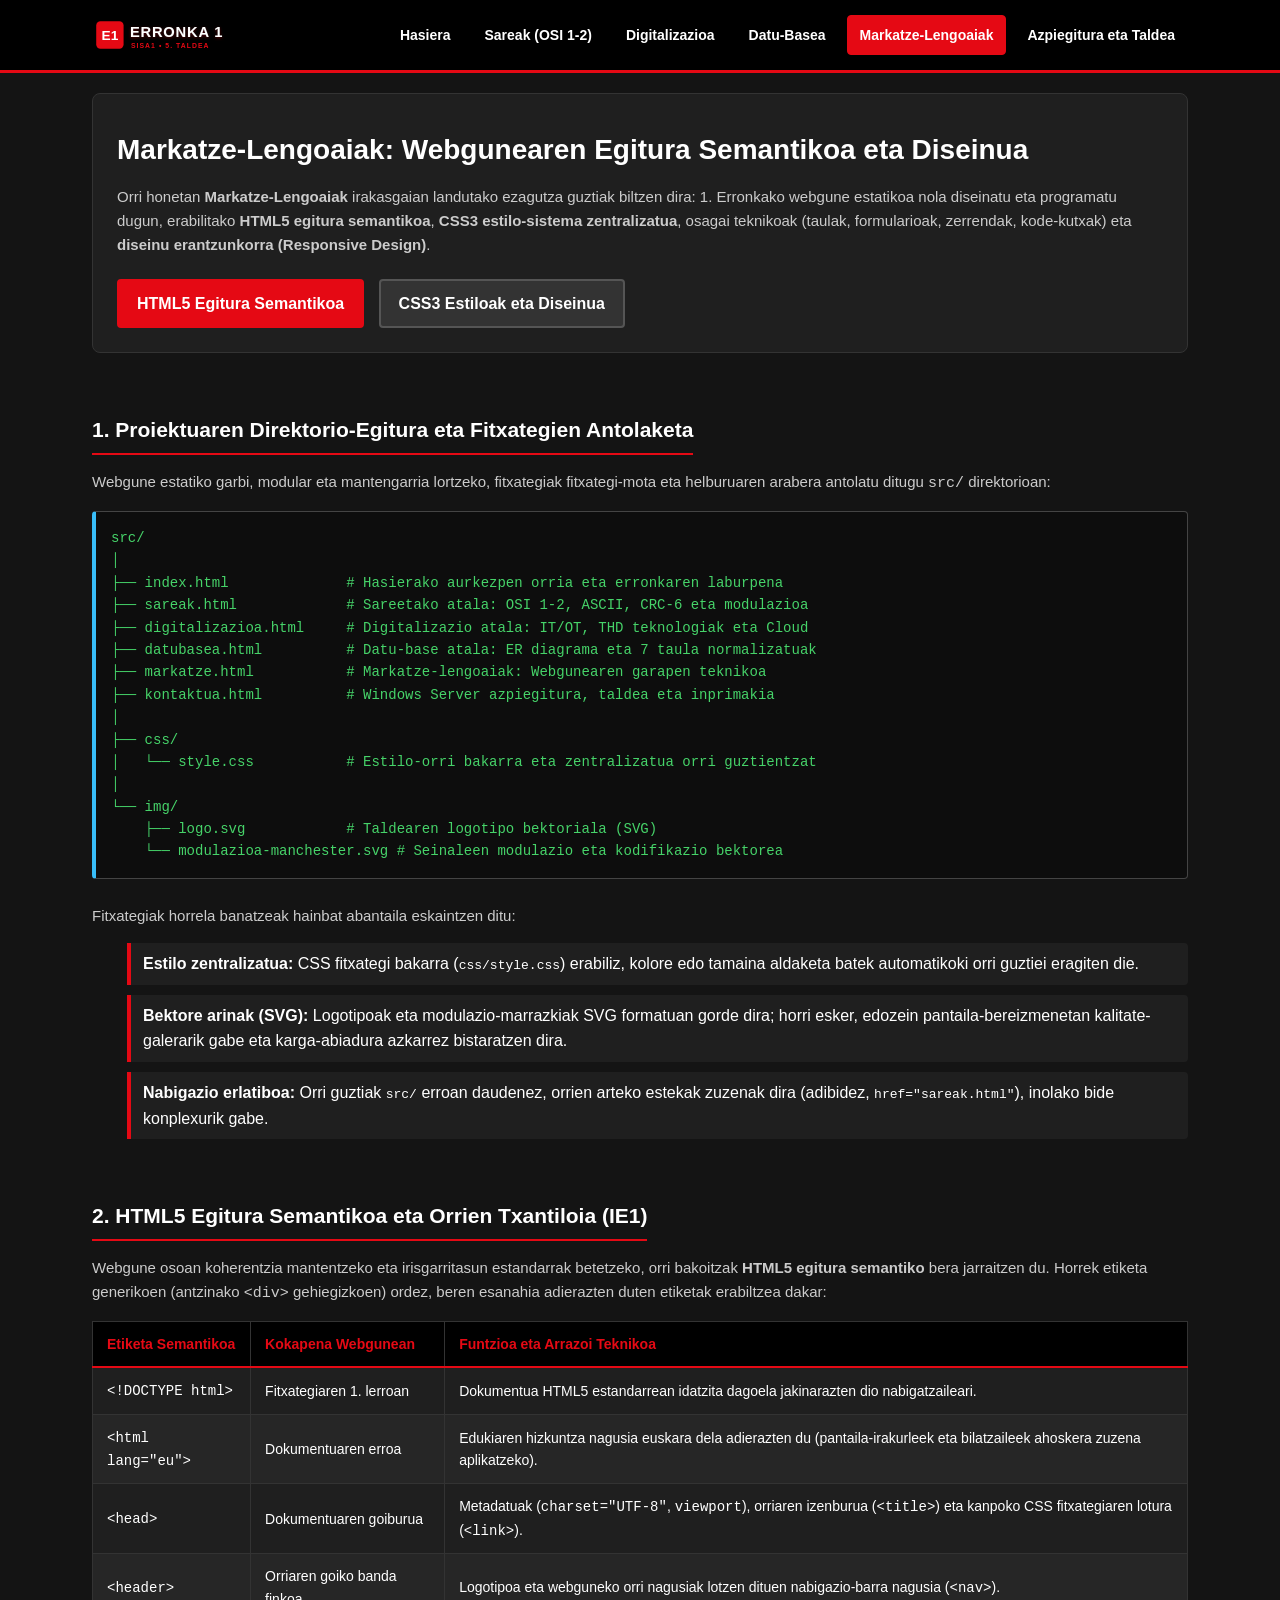
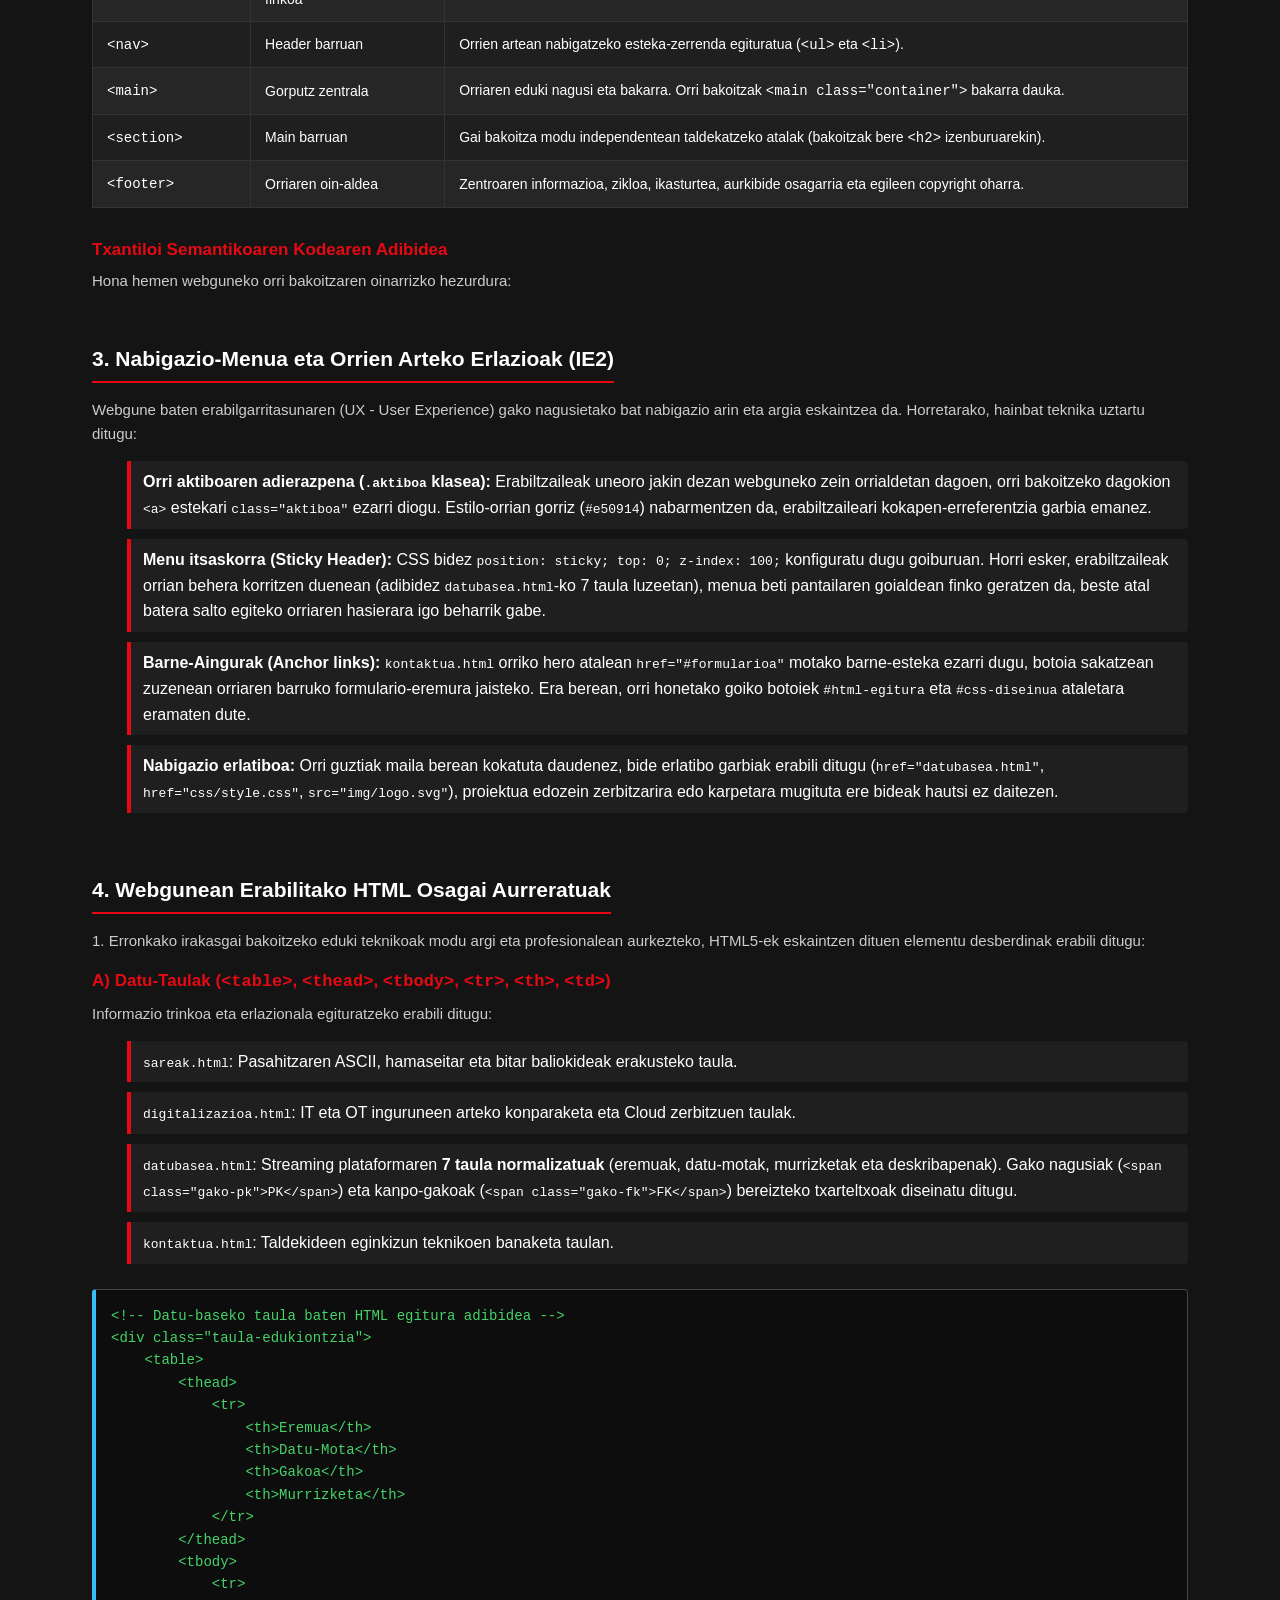
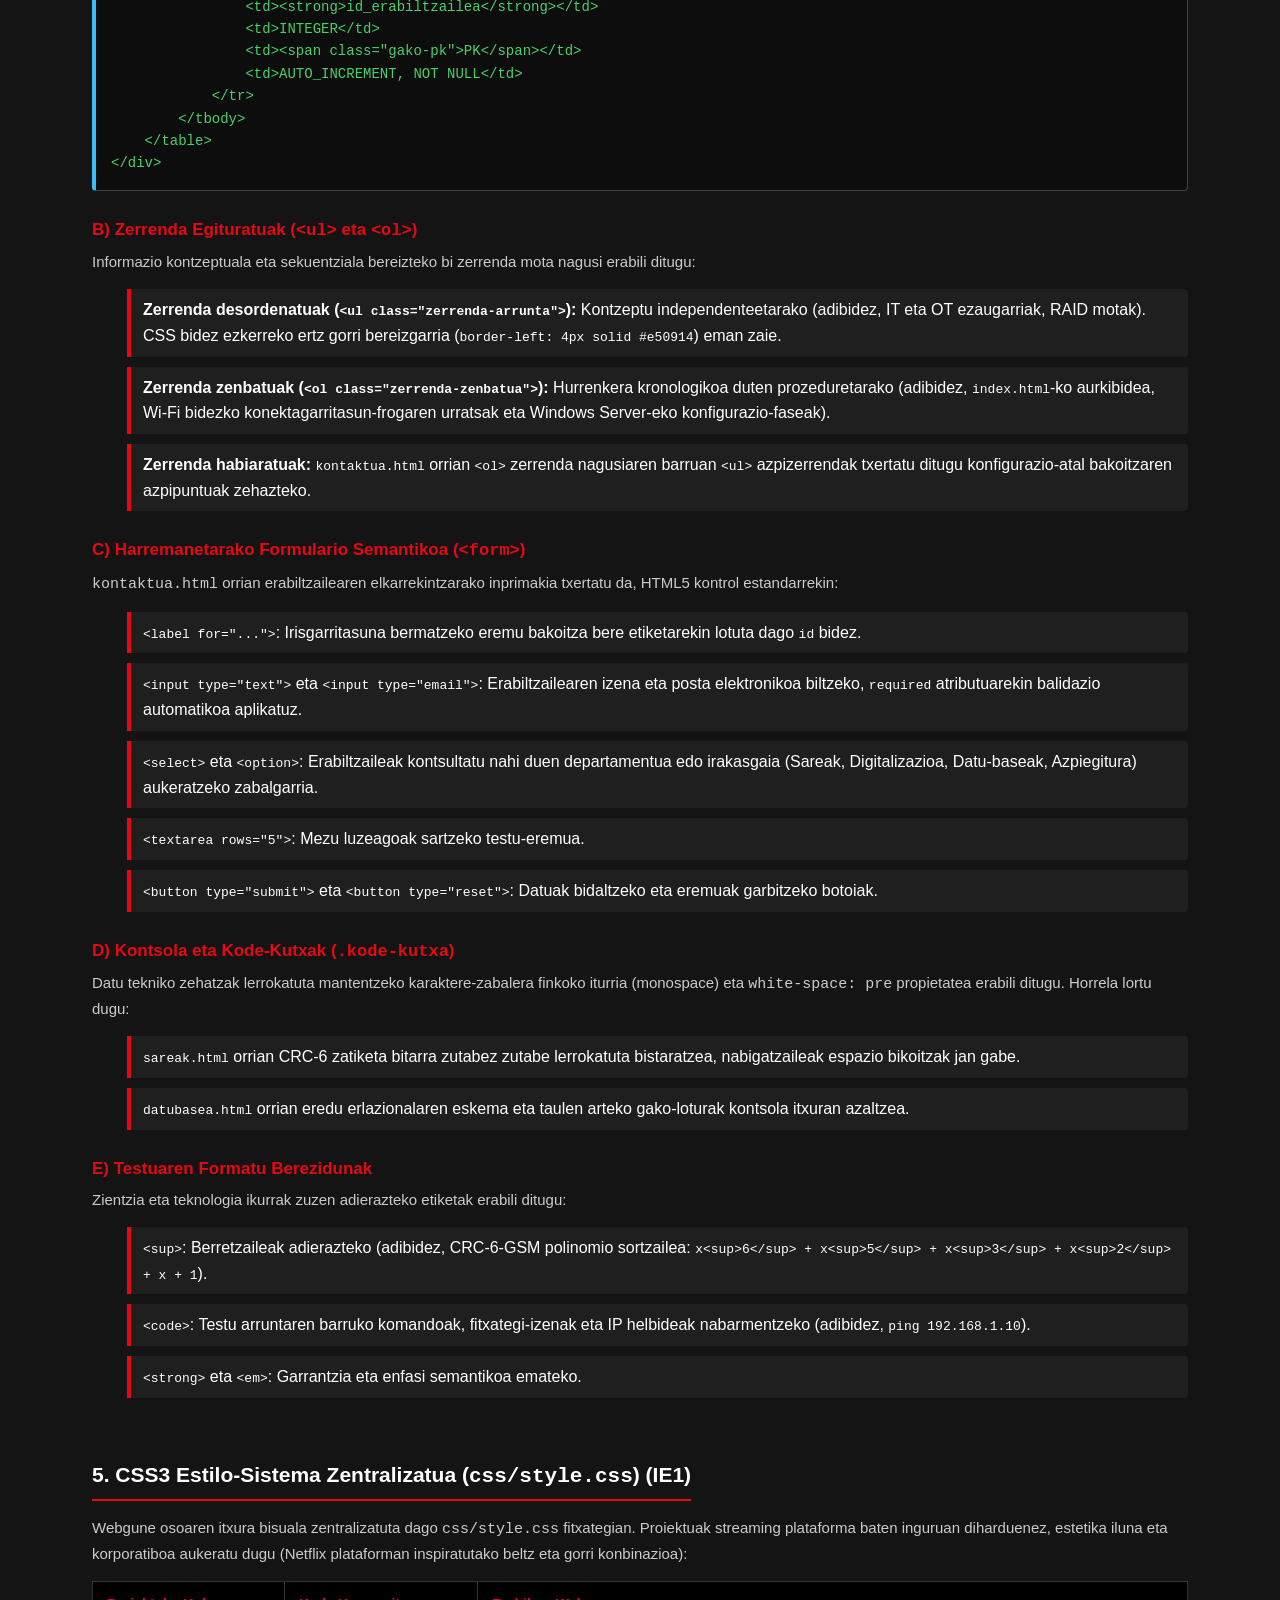
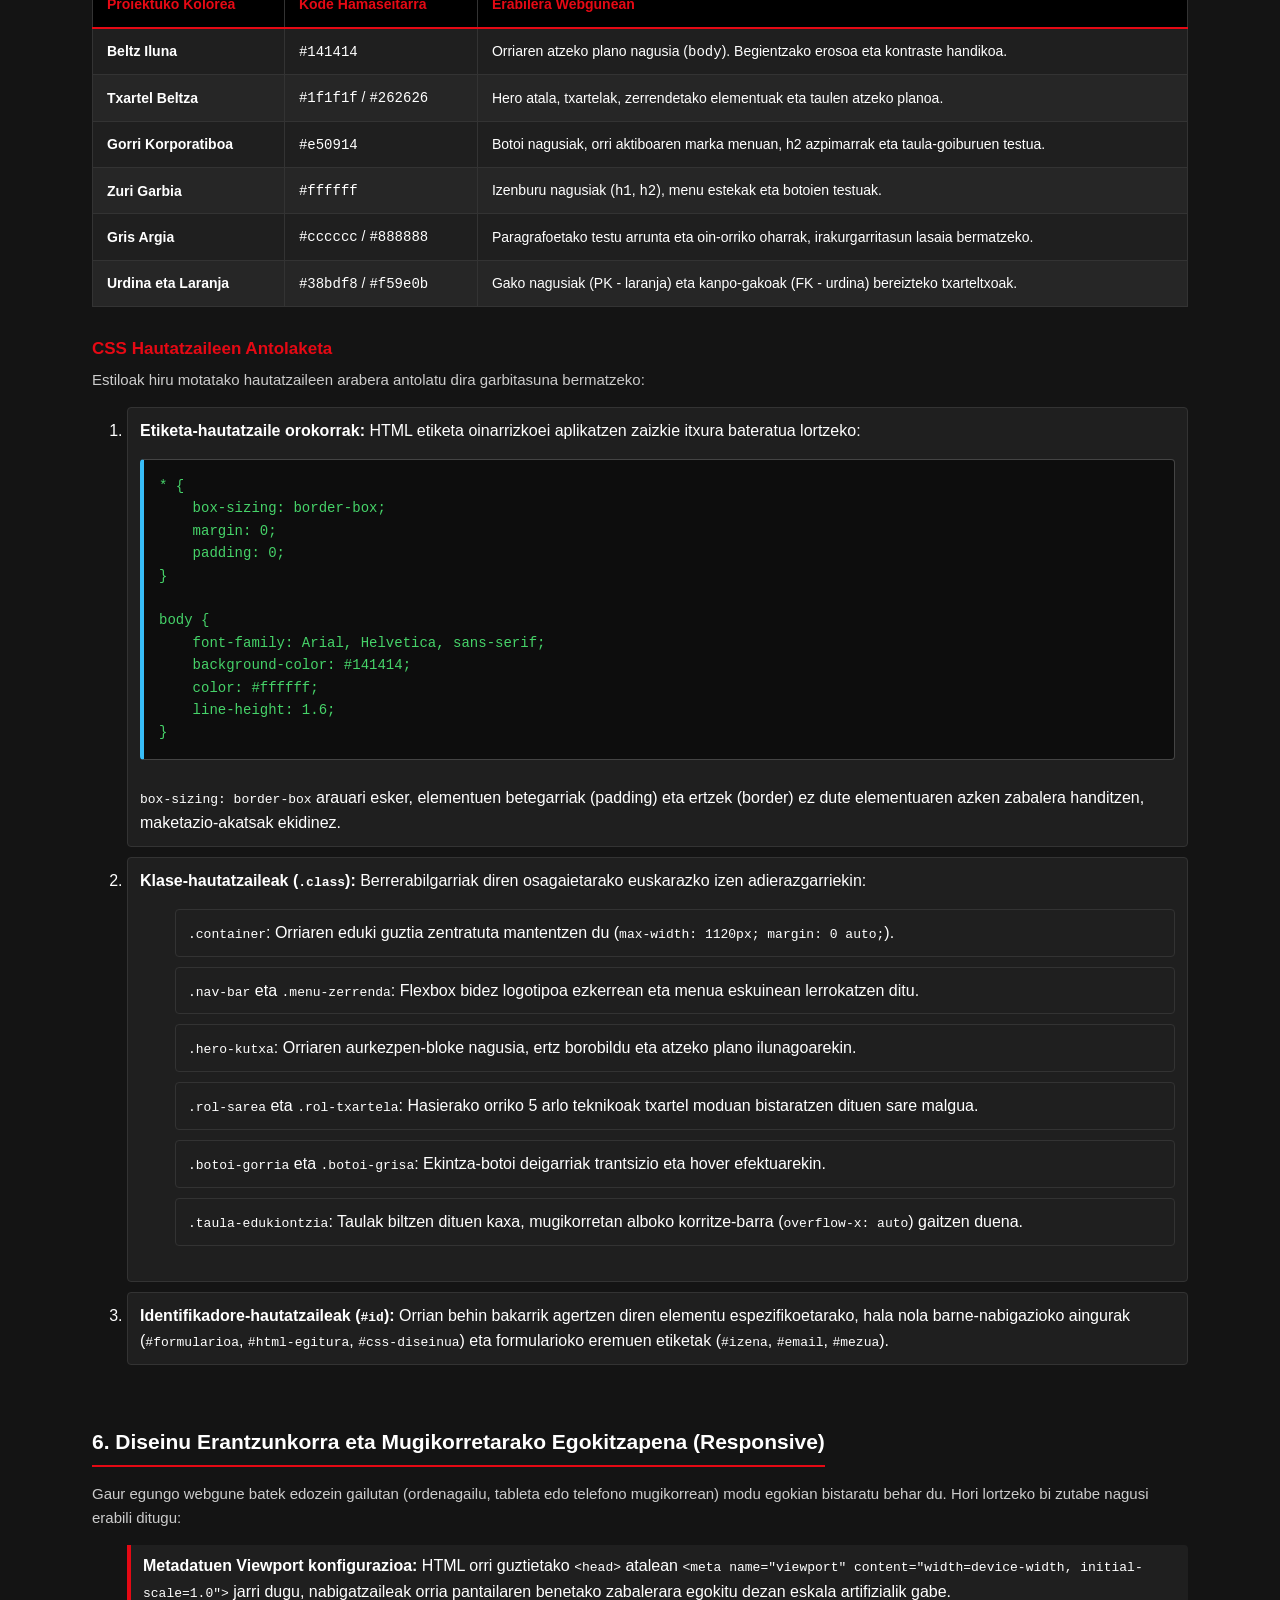
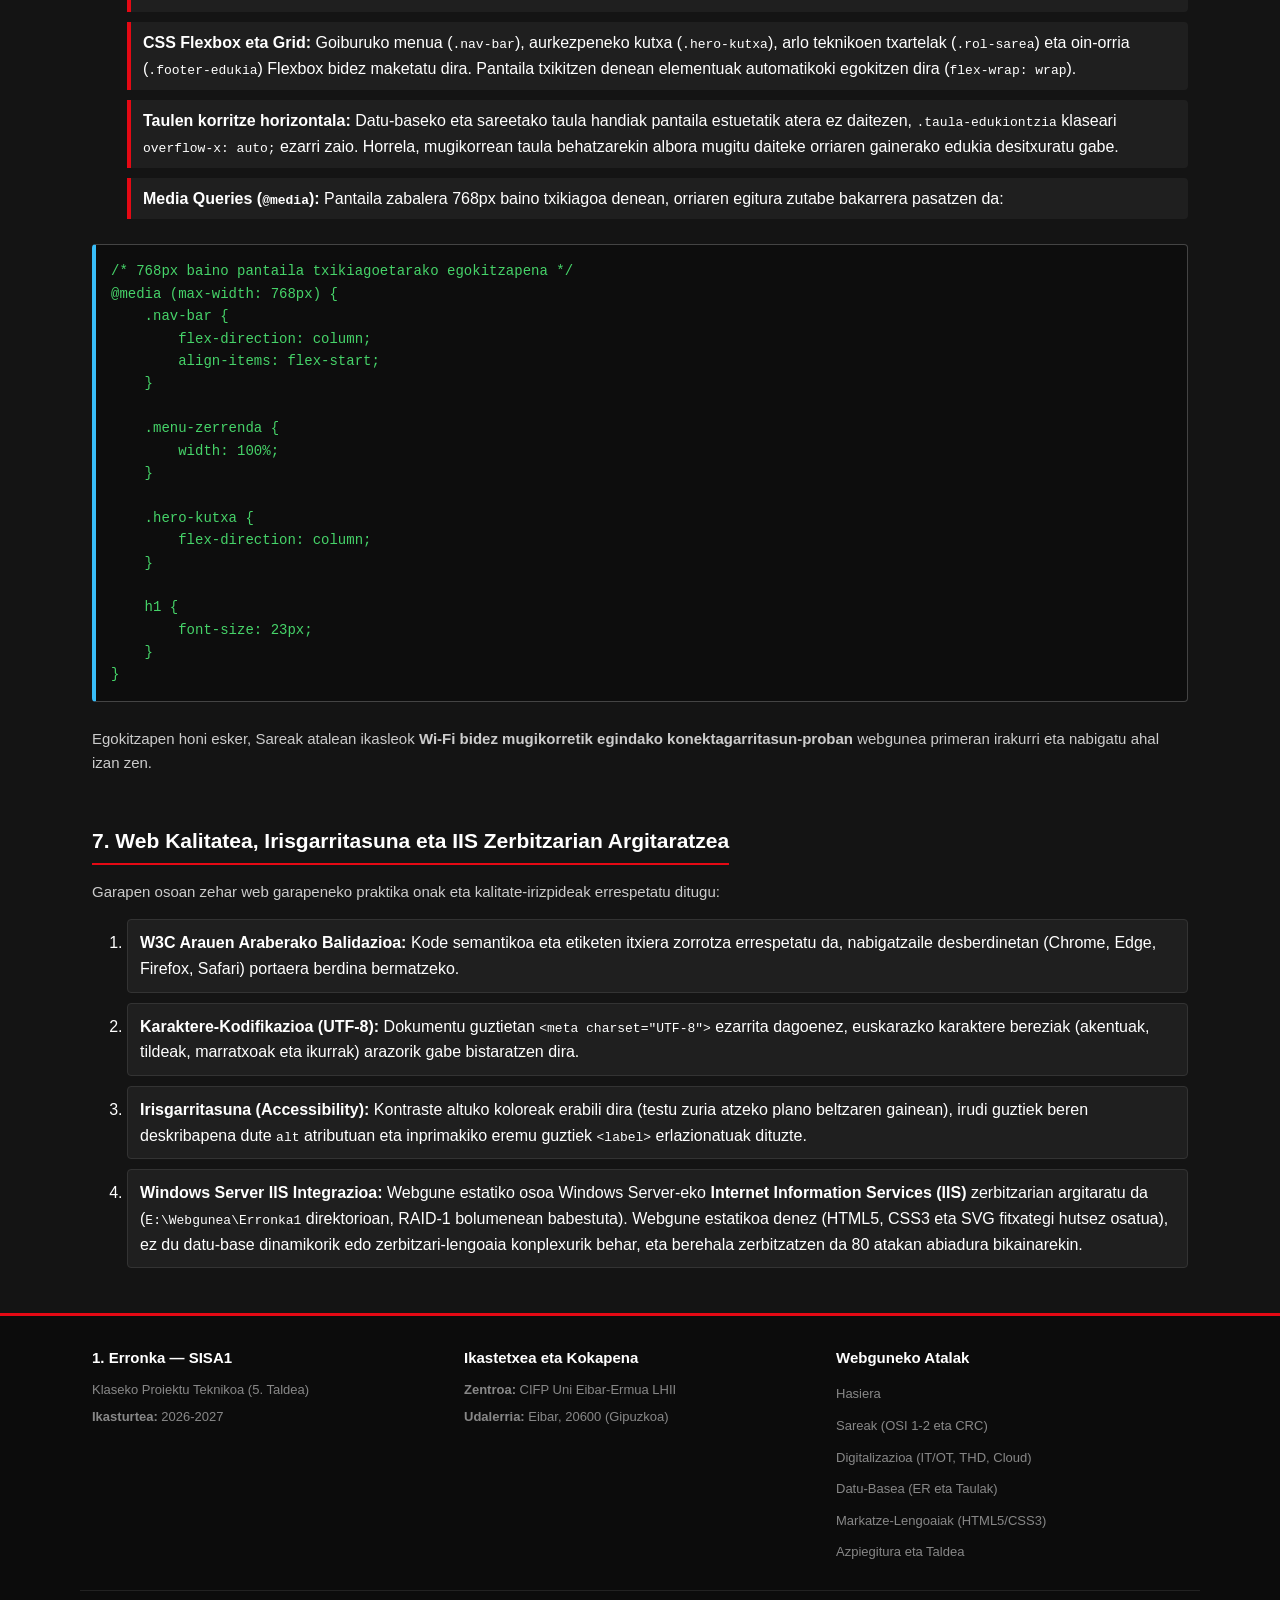
<file: src/markatze.html>
<!DOCTYPE html>
<html lang="eu">
<head>
    <meta charset="UTF-8">
    <meta name="viewport" content="width=device-width, initial-scale=1.0">
    <title>1. Erronka - Markatze-Lengoaiak: Webgunearen Egitura eta Garapena</title>
    <link rel="stylesheet" href="css/style.css">
</head>
<body>

    <header>
        <div class="container nav-bar">
            <div class="logo">
                <a href="index.html">
                    <img src="img/logo.svg" alt="1. Erronka Logotipoa">
                </a>
            </div>
            <nav>
                <ul class="menu-zerrenda">
                    <li><a href="index.html">Hasiera</a></li>
                    <li><a href="sareak.html">Sareak (OSI 1-2)</a></li>
                    <li><a href="digitalizazioa.html">Digitalizazioa</a></li>
                    <li><a href="datubasea.html">Datu-Basea</a></li>
                    <li><a href="markatze.html" class="aktiboa">Markatze-Lengoaiak</a></li>
                    <li><a href="kontaktua.html">Azpiegitura eta Taldea</a></li>
                </ul>
            </nav>
        </div>
    </header>

    <main class="container">

        <section class="hero-kutxa">
            <div class="hero-testua">
                <h1>Markatze-Lengoaiak: Webgunearen Egitura Semantikoa eta Diseinua</h1>
                <p>Orri honetan <strong>Markatze-Lengoaiak</strong> irakasgaian landutako ezagutza guztiak biltzen dira: 1. Erronkako webgune estatikoa nola diseinatu eta programatu dugun, erabilitako <strong>HTML5 egitura semantikoa</strong>, <strong>CSS3 estilo-sistema zentralizatua</strong>, osagai teknikoak (taulak, formularioak, zerrendak, kode-kutxak) eta <strong>diseinu erantzunkorra (Responsive Design)</strong>.</p>
                <a href="#html-egitura" class="botoi-gorria">HTML5 Egitura Semantikoa</a>
                <a href="#css-diseinua" class="botoi-grisa">CSS3 Estiloak eta Diseinua</a>
            </div>
        </section>

      
        <section id="egitura-orokorra">
            <h2>1. Proiektuaren Direktorio-Egitura eta Fitxategien Antolaketa</h2>
            <p>Webgune estatiko garbi, modular eta mantengarria lortzeko, fitxategiak fitxategi-mota eta helburuaren arabera antolatu ditugu <code>src/</code> direktorioan:</p>

            <div class="kode-kutxa">src/
│
├── index.html              # Hasierako aurkezpen orria eta erronkaren laburpena
├── sareak.html             # Sareetako atala: OSI 1-2, ASCII, CRC-6 eta modulazioa
├── digitalizazioa.html     # Digitalizazio atala: IT/OT, THD teknologiak eta Cloud
├── datubasea.html          # Datu-base atala: ER diagrama eta 7 taula normalizatuak
├── markatze.html           # Markatze-lengoaiak: Webgunearen garapen teknikoa
├── kontaktua.html          # Windows Server azpiegitura, taldea eta inprimakia
│
├── css/
│   └── style.css           # Estilo-orri bakarra eta zentralizatua orri guztientzat
│
└── img/
    ├── logo.svg            # Taldearen logotipo bektoriala (SVG)
    └── modulazioa-manchester.svg # Seinaleen modulazio eta kodifikazio bektorea</div>

            <p>Fitxategiak horrela banatzeak hainbat abantaila eskaintzen ditu:</p>
            <ul class="zerrenda-arrunta">
                <li><strong>Estilo zentralizatua:</strong> CSS fitxategi bakarra (<code>css/style.css</code>) erabiliz, kolore edo tamaina aldaketa batek automatikoki orri guztiei eragiten die.</li>
                <li><strong>Bektore arinak (SVG):</strong> Logotipoak eta modulazio-marrazkiak SVG formatuan gorde dira; horri esker, edozein pantaila-bereizmenetan kalitate-galerarik gabe eta karga-abiadura azkarrez bistaratzen dira.</li>
                <li><strong>Nabigazio erlatiboa:</strong> Orri guztiak <code>src/</code> erroan daudenez, orrien arteko estekak zuzenak dira (adibidez, <code>href="sareak.html"</code>), inolako bide konplexurik gabe.</li>
            </ul>
        </section>

   
        <section id="html-egitura">
            <h2>2. HTML5 Egitura Semantikoa eta Orrien Txantiloia (IE1)</h2>
            <p>Webgune osoan koherentzia mantentzeko eta irisgarritasun estandarrak betetzeko, orri bakoitzak <strong>HTML5 egitura semantiko</strong> bera jarraitzen du. Horrek etiketa generikoen (antzinako <code>&lt;div&gt;</code> gehiegizkoen) ordez, beren esanahia adierazten duten etiketak erabiltzea dakar:</p>

            <div class="taula-edukiontzia">
                <table>
                    <thead>
                        <tr>
                            <th>Etiketa Semantikoa</th>
                            <th>Kokapena Webgunean</th>
                            <th>Funtzioa eta Arrazoi Teknikoa</th>
                        </tr>
                    </thead>
                    <tbody>
                        <tr>
                            <td><code>&lt;!DOCTYPE html&gt;</code></td>
                            <td>Fitxategiaren 1. lerroan</td>
                            <td>Dokumentua HTML5 estandarrean idatzita dagoela jakinarazten dio nabigatzaileari.</td>
                        </tr>
                        <tr>
                            <td><code>&lt;html lang="eu"&gt;</code></td>
                            <td>Dokumentuaren erroa</td>
                            <td>Edukiaren hizkuntza nagusia euskara dela adierazten du (pantaila-irakurleek eta bilatzaileek ahoskera zuzena aplikatzeko).</td>
                        </tr>
                        <tr>
                            <td><code>&lt;head&gt;</code></td>
                            <td>Dokumentuaren goiburua</td>
                            <td>Metadatuak (<code>charset="UTF-8"</code>, <code>viewport</code>), orriaren izenburua (<code>&lt;title&gt;</code>) eta kanpoko CSS fitxategiaren lotura (<code>&lt;link&gt;</code>).</td>
                        </tr>
                        <tr>
                            <td><code>&lt;header&gt;</code></td>
                            <td>Orriaren goiko banda finkoa</td>
                            <td>Logotipoa eta webguneko orri nagusiak lotzen dituen nabigazio-barra nagusia (<code>&lt;nav&gt;</code>).</td>
                        </tr>
                        <tr>
                            <td><code>&lt;nav&gt;</code></td>
                            <td>Header barruan</td>
                            <td>Orrien artean nabigatzeko esteka-zerrenda egituratua (<code>&lt;ul&gt;</code> eta <code>&lt;li&gt;</code>).</td>
                        </tr>
                        <tr>
                            <td><code>&lt;main&gt;</code></td>
                            <td>Gorputz zentrala</td>
                            <td>Orriaren eduki nagusi eta bakarra. Orri bakoitzak <code>&lt;main class="container"&gt;</code> bakarra dauka.</td>
                        </tr>
                        <tr>
                            <td><code>&lt;section&gt;</code></td>
                            <td>Main barruan</td>
                            <td>Gai bakoitza modu independentean taldekatzeko atalak (bakoitzak bere <code>&lt;h2&gt;</code> izenburuarekin).</td>
                        </tr>
                        <tr>
                            <td><code>&lt;footer&gt;</code></td>
                            <td>Orriaren oin-aldea</td>
                            <td>Zentroaren informazioa, zikloa, ikasturtea, aurkibide osagarria eta egileen copyright oharra.</td>
                        </tr>
                    </tbody>
                </table>
            </div>

            <h3>Txantiloi Semantikoaren Kodearen Adibidea</h3>
            <p>Hona hemen webguneko orri bakoitzaren oinarrizko hezurdura:</p>

        </section>

  
        <section id="nabigazioa">
            <h2>3. Nabigazio-Menua eta Orrien Arteko Erlazioak (IE2)</h2>
            <p>Webgune baten erabilgarritasunaren (UX - User Experience) gako nagusietako bat nabigazio arin eta argia eskaintzea da. Horretarako, hainbat teknika uztartu ditugu:</p>

            <ul class="zerrenda-arrunta">
                <li><strong>Orri aktiboaren adierazpena (<code>.aktiboa</code> klasea):</strong> Erabiltzaileak uneoro jakin dezan webguneko zein orrialdetan dagoen, orri bakoitzeko dagokion <code>&lt;a&gt;</code> estekari <code>class="aktiboa"</code> ezarri diogu. Estilo-orrian gorriz (<code>#e50914</code>) nabarmentzen da, erabiltzaileari kokapen-erreferentzia garbia emanez.</li>
                <li><strong>Menu itsaskorra (Sticky Header):</strong> CSS bidez <code>position: sticky; top: 0; z-index: 100;</code> konfiguratu dugu goiburuan. Horri esker, erabiltzaileak orrian behera korritzen duenean (adibidez <code>datubasea.html</code>-ko 7 taula luzeetan), menua beti pantailaren goialdean finko geratzen da, beste atal batera salto egiteko orriaren hasierara igo beharrik gabe.</li>
                <li><strong>Barne-Aingurak (Anchor links):</strong> <code>kontaktua.html</code> orriko hero atalean <code>href="#formularioa"</code> motako barne-esteka ezarri dugu, botoia sakatzean zuzenean orriaren barruko formulario-eremura jaisteko. Era berean, orri honetako goiko botoiek <code>#html-egitura</code> eta <code>#css-diseinua</code> ataletara eramaten dute.</li>
                <li><strong>Nabigazio erlatiboa:</strong> Orri guztiak maila berean kokatuta daudenez, bide erlatibo garbiak erabili ditugu (<code>href="datubasea.html"</code>, <code>href="css/style.css"</code>, <code>src="img/logo.svg"</code>), proiektua edozein zerbitzarira edo karpetara mugituta ere bideak hautsi ez daitezen.</li>
            </ul>
        </section>

  
        <section id="elementu-teknikoak">
            <h2>4. Webgunean Erabilitako HTML Osagai Aurreratuak</h2>
            <p>1. Erronkako irakasgai bakoitzeko eduki teknikoak modu argi eta profesionalean aurkezteko, HTML5-ek eskaintzen dituen elementu desberdinak erabili ditugu:</p>

            <h3>A) Datu-Taulak (<code>&lt;table&gt;</code>, <code>&lt;thead&gt;</code>, <code>&lt;tbody&gt;</code>, <code>&lt;tr&gt;</code>, <code>&lt;th&gt;</code>, <code>&lt;td&gt;</code>)</h3>
            <p>Informazio trinkoa eta erlazionala egituratzeko erabili ditugu:</p>
            <ul class="zerrenda-arrunta">
                <li><code>sareak.html</code>: Pasahitzaren ASCII, hamaseitar eta bitar baliokideak erakusteko taula.</li>
                <li><code>digitalizazioa.html</code>: IT eta OT inguruneen arteko konparaketa eta Cloud zerbitzuen taulak.</li>
                <li><code>datubasea.html</code>: Streaming plataformaren <strong>7 taula normalizatuak</strong> (eremuak, datu-motak, murrizketak eta deskribapenak). Gako nagusiak (<code>&lt;span class="gako-pk"&gt;PK&lt;/span&gt;</code>) eta kanpo-gakoak (<code>&lt;span class="gako-fk"&gt;FK&lt;/span&gt;</code>) bereizteko txarteltxoak diseinatu ditugu.</li>
                <li><code>kontaktua.html</code>: Taldekideen eginkizun teknikoen banaketa taulan.</li>
            </ul>

            <div class="kode-kutxa">&lt;!-- Datu-baseko taula baten HTML egitura adibidea --&gt;
&lt;div class="taula-edukiontzia"&gt;
    &lt;table&gt;
        &lt;thead&gt;
            &lt;tr&gt;
                &lt;th&gt;Eremua&lt;/th&gt;
                &lt;th&gt;Datu-Mota&lt;/th&gt;
                &lt;th&gt;Gakoa&lt;/th&gt;
                &lt;th&gt;Murrizketa&lt;/th&gt;
            &lt;/tr&gt;
        &lt;/thead&gt;
        &lt;tbody&gt;
            &lt;tr&gt;
                &lt;td&gt;&lt;strong&gt;id_erabiltzailea&lt;/strong&gt;&lt;/td&gt;
                &lt;td&gt;INTEGER&lt;/td&gt;
                &lt;td&gt;&lt;span class="gako-pk"&gt;PK&lt;/span&gt;&lt;/td&gt;
                &lt;td&gt;AUTO_INCREMENT, NOT NULL&lt;/td&gt;
            &lt;/tr&gt;
        &lt;/tbody&gt;
    &lt;/table&gt;
&lt;/div&gt;</div>

            <h3>B) Zerrenda Egituratuak (<code>&lt;ul&gt;</code> eta <code>&lt;ol&gt;</code>)</h3>
            <p>Informazio kontzeptuala eta sekuentziala bereizteko bi zerrenda mota nagusi erabili ditugu:</p>
            <ul class="zerrenda-arrunta">
                <li><strong>Zerrenda desordenatuak (<code>&lt;ul class="zerrenda-arrunta"&gt;</code>):</strong> Kontzeptu independenteetarako (adibidez, IT eta OT ezaugarriak, RAID motak). CSS bidez ezkerreko ertz gorri bereizgarria (<code>border-left: 4px solid #e50914</code>) eman zaie.</li>
                <li><strong>Zerrenda zenbatuak (<code>&lt;ol class="zerrenda-zenbatua"&gt;</code>):</strong> Hurrenkera kronologikoa duten prozeduretarako (adibidez, <code>index.html</code>-ko aurkibidea, Wi-Fi bidezko konektagarritasun-frogaren urratsak eta Windows Server-eko konfigurazio-faseak).</li>
                <li><strong>Zerrenda habiaratuak:</strong> <code>kontaktua.html</code> orrian <code>&lt;ol&gt;</code> zerrenda nagusiaren barruan <code>&lt;ul&gt;</code> azpizerrendak txertatu ditugu konfigurazio-atal bakoitzaren azpipuntuak zehazteko.</li>
            </ul>

            <h3>C) Harremanetarako Formulario Semantikoa (<code>&lt;form&gt;</code>)</h3>
            <p><code>kontaktua.html</code> orrian erabiltzailearen elkarrekintzarako inprimakia txertatu da, HTML5 kontrol estandarrekin:</p>
            <ul class="zerrenda-arrunta">
                <li><code>&lt;label for="..."&gt;</code>: Irisgarritasuna bermatzeko eremu bakoitza bere etiketarekin lotuta dago <code>id</code> bidez.</li>
                <li><code>&lt;input type="text"&gt;</code> eta <code>&lt;input type="email"&gt;</code>: Erabiltzailearen izena eta posta elektronikoa biltzeko, <code>required</code> atributuarekin balidazio automatikoa aplikatuz.</li>
                <li><code>&lt;select&gt;</code> eta <code>&lt;option&gt;</code>: Erabiltzaileak kontsultatu nahi duen departamentua edo irakasgaia (Sareak, Digitalizazioa, Datu-baseak, Azpiegitura) aukeratzeko zabalgarria.</li>
                <li><code>&lt;textarea rows="5"&gt;</code>: Mezu luzeagoak sartzeko testu-eremua.</li>
                <li><code>&lt;button type="submit"&gt;</code> eta <code>&lt;button type="reset"&gt;</code>: Datuak bidaltzeko eta eremuak garbitzeko botoiak.</li>
            </ul>

            <h3>D) Kontsola eta Kode-Kutxak (<code>.kode-kutxa</code>)</h3>
            <p>Datu tekniko zehatzak lerrokatuta mantentzeko karaktere-zabalera finkoko iturria (monospace) eta <code>white-space: pre</code> propietatea erabili ditugu. Horrela lortu dugu:</p>
            <ul class="zerrenda-arrunta">
                <li><code>sareak.html</code> orrian CRC-6 zatiketa bitarra zutabez zutabe lerrokatuta bistaratzea, nabigatzaileak espazio bikoitzak jan gabe.</li>
                <li><code>datubasea.html</code> orrian eredu erlazionalaren eskema eta taulen arteko gako-loturak kontsola itxuran azaltzea.</li>
            </ul>

            <h3>E) Testuaren Formatu Berezidunak</h3>
            <p>Zientzia eta teknologia ikurrak zuzen adierazteko etiketak erabili ditugu:</p>
            <ul class="zerrenda-arrunta">
                <li><code>&lt;sup&gt;</code>: Berretzaileak adierazteko (adibidez, CRC-6-GSM polinomio sortzailea: <code>x&lt;sup&gt;6&lt;/sup&gt; + x&lt;sup&gt;5&lt;/sup&gt; + x&lt;sup&gt;3&lt;/sup&gt; + x&lt;sup&gt;2&lt;/sup&gt; + x + 1</code>).</li>
                <li><code>&lt;code&gt;</code>: Testu arruntaren barruko komandoak, fitxategi-izenak eta IP helbideak nabarmentzeko (adibidez, <code>ping 192.168.1.10</code>).</li>
                <li><code>&lt;strong&gt;</code> eta <code>&lt;em&gt;</code>: Garrantzia eta enfasi semantikoa emateko.</li>
            </ul>
        </section>


        <section id="css-diseinua">
            <h2>5. CSS3 Estilo-Sistema Zentralizatua (<code>css/style.css</code>) (IE1)</h2>
            <p>Webgune osoaren itxura bisuala zentralizatuta dago <code>css/style.css</code> fitxategian. Proiektuak streaming plataforma baten inguruan diharduenez, estetika iluna eta korporatiboa aukeratu dugu (Netflix plataforman inspiratutako beltz eta gorri konbinazioa):</p>

            <div class="taula-edukiontzia">
                <table>
                    <thead>
                        <tr>
                            <th>Proiektuko Kolorea</th>
                            <th>Kode Hamaseitarra</th>
                            <th>Erabilera Webgunean</th>
                        </tr>
                    </thead>
                    <tbody>
                        <tr>
                            <td><strong>Beltz Iluna</strong></td>
                            <td><code>#141414</code></td>
                            <td>Orriaren atzeko plano nagusia (<code>body</code>). Begientzako erosoa eta kontraste handikoa.</td>
                        </tr>
                        <tr>
                            <td><strong>Txartel Beltza</strong></td>
                            <td><code>#1f1f1f</code> / <code>#262626</code></td>
                            <td>Hero atala, txartelak, zerrendetako elementuak eta taulen atzeko planoa.</td>
                        </tr>
                        <tr>
                            <td><strong>Gorri Korporatiboa</strong></td>
                            <td><code>#e50914</code></td>
                            <td>Botoi nagusiak, orri aktiboaren marka menuan, h2 azpimarrak eta taula-goiburuen testua.</td>
                        </tr>
                        <tr>
                            <td><strong>Zuri Garbia</strong></td>
                            <td><code>#ffffff</code></td>
                            <td>Izenburu nagusiak (<code>h1</code>, <code>h2</code>), menu estekak eta botoien testuak.</td>
                        </tr>
                        <tr>
                            <td><strong>Gris Argia</strong></td>
                            <td><code>#cccccc</code> / <code>#888888</code></td>
                            <td>Paragrafoetako testu arrunta eta oin-orriko oharrak, irakurgarritasun lasaia bermatzeko.</td>
                        </tr>
                        <tr>
                            <td><strong>Urdina eta Laranja</strong></td>
                            <td><code>#38bdf8</code> / <code>#f59e0b</code></td>
                            <td>Gako nagusiak (PK - laranja) eta kanpo-gakoak (FK - urdina) bereizteko txarteltxoak.</td>
                        </tr>
                    </tbody>
                </table>
            </div>

            <h3>CSS Hautatzaileen Antolaketa</h3>
            <p>Estiloak hiru motatako hautatzaileen arabera antolatu dira garbitasuna bermatzeko:</p>
            <ol class="zerrenda-zenbatua">
                <li>
                    <strong>Etiketa-hautatzaile orokorrak:</strong>
                    HTML etiketa oinarrizkoei aplikatzen zaizkie itxura bateratua lortzeko:
                    <div class="kode-kutxa">* {
    box-sizing: border-box;
    margin: 0;
    padding: 0;
}

body {
    font-family: Arial, Helvetica, sans-serif;
    background-color: #141414;
    color: #ffffff;
    line-height: 1.6;
}</div>
                    <code>box-sizing: border-box</code> arauari esker, elementuen betegarriak (padding) eta ertzek (border) ez dute elementuaren azken zabalera handitzen, maketazio-akatsak ekidinez.
                </li>
                <li>
                    <strong>Klase-hautatzaileak (<code>.class</code>):</strong>
                    Berrerabilgarriak diren osagaietarako euskarazko izen adierazgarriekin:
                    <ul class="zerrenda-arrunta">
                        <li><code>.container</code>: Orriaren eduki guztia zentratuta mantentzen du (<code>max-width: 1120px; margin: 0 auto;</code>).</li>
                        <li><code>.nav-bar</code> eta <code>.menu-zerrenda</code>: Flexbox bidez logotipoa ezkerrean eta menua eskuinean lerrokatzen ditu.</li>
                        <li><code>.hero-kutxa</code>: Orriaren aurkezpen-bloke nagusia, ertz borobildu eta atzeko plano ilunagoarekin.</li>
                        <li><code>.rol-sarea</code> eta <code>.rol-txartela</code>: Hasierako orriko 5 arlo teknikoak txartel moduan bistaratzen dituen sare malgua.</li>
                        <li><code>.botoi-gorria</code> eta <code>.botoi-grisa</code>: Ekintza-botoi deigarriak trantsizio eta hover efektuarekin.</li>
                        <li><code>.taula-edukiontzia</code>: Taulak biltzen dituen kaxa, mugikorretan alboko korritze-barra (<code>overflow-x: auto</code>) gaitzen duena.</li>
                    </ul>
                </li>
                <li>
                    <strong>Identifikadore-hautatzaileak (<code>#id</code>):</strong>
                    Orrian behin bakarrik agertzen diren elementu espezifikoetarako, hala nola barne-nabigazioko aingurak (<code>#formularioa</code>, <code>#html-egitura</code>, <code>#css-diseinua</code>) eta formularioko eremuen etiketak (<code>#izena</code>, <code>#email</code>, <code>#mezua</code>).
                </li>
            </ol>
        </section>

 
        <section id="diseinu-erantzunkorra">
            <h2>6. Diseinu Erantzunkorra eta Mugikorretarako Egokitzapena (Responsive)</h2>
            <p>Gaur egungo webgune batek edozein gailutan (ordenagailu, tableta edo telefono mugikorrean) modu egokian bistaratu behar du. Hori lortzeko bi zutabe nagusi erabili ditugu:</p>

            <ul class="zerrenda-arrunta">
                <li><strong>Metadatuen Viewport konfigurazioa:</strong> HTML orri guztietako <code>&lt;head&gt;</code> atalean <code>&lt;meta name="viewport" content="width=device-width, initial-scale=1.0"&gt;</code> jarri dugu, nabigatzaileak orria pantailaren benetako zabalerara egokitu dezan eskala artifizialik gabe.</li>
                <li><strong>CSS Flexbox eta Grid:</strong> Goiburuko menua (<code>.nav-bar</code>), aurkezpeneko kutxa (<code>.hero-kutxa</code>), arlo teknikoen txartelak (<code>.rol-sarea</code>) eta oin-orria (<code>.footer-edukia</code>) Flexbox bidez maketatu dira. Pantaila txikitzen denean elementuak automatikoki egokitzen dira (<code>flex-wrap: wrap</code>).</li>
                <li><strong>Taulen korritze horizontala:</strong> Datu-baseko eta sareetako taula handiak pantaila estuetatik atera ez daitezen, <code>.taula-edukiontzia</code> klaseari <code>overflow-x: auto;</code> ezarri zaio. Horrela, mugikorrean taula behatzarekin albora mugitu daiteke orriaren gainerako edukia desitxuratu gabe.</li>
                <li><strong>Media Queries (<code>@media</code>):</strong> Pantaila zabalera 768px baino txikiagoa denean, orriaren egitura zutabe bakarrera pasatzen da:</li>
            </ul>

            <div class="kode-kutxa">/* 768px baino pantaila txikiagoetarako egokitzapena */
@media (max-width: 768px) {
    .nav-bar {
        flex-direction: column;
        align-items: flex-start;
    }

    .menu-zerrenda {
        width: 100%;
    }

    .hero-kutxa {
        flex-direction: column;
    }

    h1 {
        font-size: 23px;
    }
}</div>

            <p>Egokitzapen honi esker, Sareak atalean ikasleok <strong>Wi-Fi bidez mugikorretik egindako konektagarritasun-proban</strong> webgunea primeran irakurri eta nabigatu ahal izan zen.</p>
        </section>

        <!-- 7. ATALA: KALITATEA ETA ARGITARATZEA -->
        <section id="kalitatea-argitaratzea">
            <h2>7. Web Kalitatea, Irisgarritasuna eta IIS Zerbitzarian Argitaratzea</h2>
            <p>Garapen osoan zehar web garapeneko praktika onak eta kalitate-irizpideak errespetatu ditugu:</p>

            <ol class="zerrenda-zenbatua">
                <li>
                    <strong>W3C Arauen Araberako Balidazioa:</strong>
                    Kode semantikoa eta etiketen itxiera zorrotza errespetatu da, nabigatzaile desberdinetan (Chrome, Edge, Firefox, Safari) portaera berdina bermatzeko.
                </li>
                <li>
                    <strong>Karaktere-Kodifikazioa (UTF-8):</strong>
                    Dokumentu guztietan <code>&lt;meta charset="UTF-8"&gt;</code> ezarrita dagoenez, euskarazko karaktere bereziak (akentuak, tildeak, marratxoak eta ikurrak) arazorik gabe bistaratzen dira.
                </li>
                <li>
                    <strong>Irisgarritasuna (Accessibility):</strong>
                    Kontraste altuko koloreak erabili dira (testu zuria atzeko plano beltzaren gainean), irudi guztiek beren deskribapena dute <code>alt</code> atributuan eta inprimakiko eremu guztiek <code>&lt;label&gt;</code> erlazionatuak dituzte.
                </li>
                <li>
                    <strong>Windows Server IIS Integrazioa:</strong>
                    Webgune estatiko osoa Windows Server-eko <strong>Internet Information Services (IIS)</strong> zerbitzarian argitaratu da (<code>E:\Webgunea\Erronka1</code> direktorioan, RAID-1 bolumenean babestuta). Webgune estatikoa denez (HTML5, CSS3 eta SVG fitxategi hutsez osatua), ez du datu-base dinamikorik edo zerbitzari-lengoaia konplexurik behar, eta berehala zerbitzatzen da 80 atakan abiadura bikainarekin.
                </li>
            </ol>
        </section>

    </main>

    <footer>
        <div class="container footer-edukia">
            <div class="footer-blokea">
                <h4>1. Erronka — SISA1</h4>
                <p>Klaseko Proiektu Teknikoa (5. Taldea)</p>
                <p><strong>Ikasturtea:</strong> 2026-2027</p>
            </div>

            <div class="footer-blokea">
                <h4>Ikastetxea eta Kokapena</h4>
                <p><strong>Zentroa:</strong> CIFP Uni Eibar-Ermua LHII</p>
                <p><strong>Udalerria:</strong> Eibar, 20600 (Gipuzkoa)</p>
            </div>

            <div class="footer-blokea">
                <h4>Webguneko Atalak</h4>
                <ul>
                    <li><a href="index.html">Hasiera</a></li>
                    <li><a href="sareak.html">Sareak (OSI 1-2 eta CRC)</a></li>
                    <li><a href="digitalizazioa.html">Digitalizazioa (IT/OT, THD, Cloud)</a></li>
                    <li><a href="datubasea.html">Datu-Basea (ER eta Taulak)</a></li>
                    <li><a href="markatze.html">Markatze-Lengoaiak (HTML5/CSS3)</a></li>
                    <li><a href="kontaktua.html">Azpiegitura eta Taldea</a></li>
                </ul>
            </div>
        </div>

        <div class="container footer-egilea">
            <p>&copy; 2026 1. Erronka (SISA1) - Egileak: 5. Taldea</p>
        </div>
    </footer>

</body>
</html>
</file>
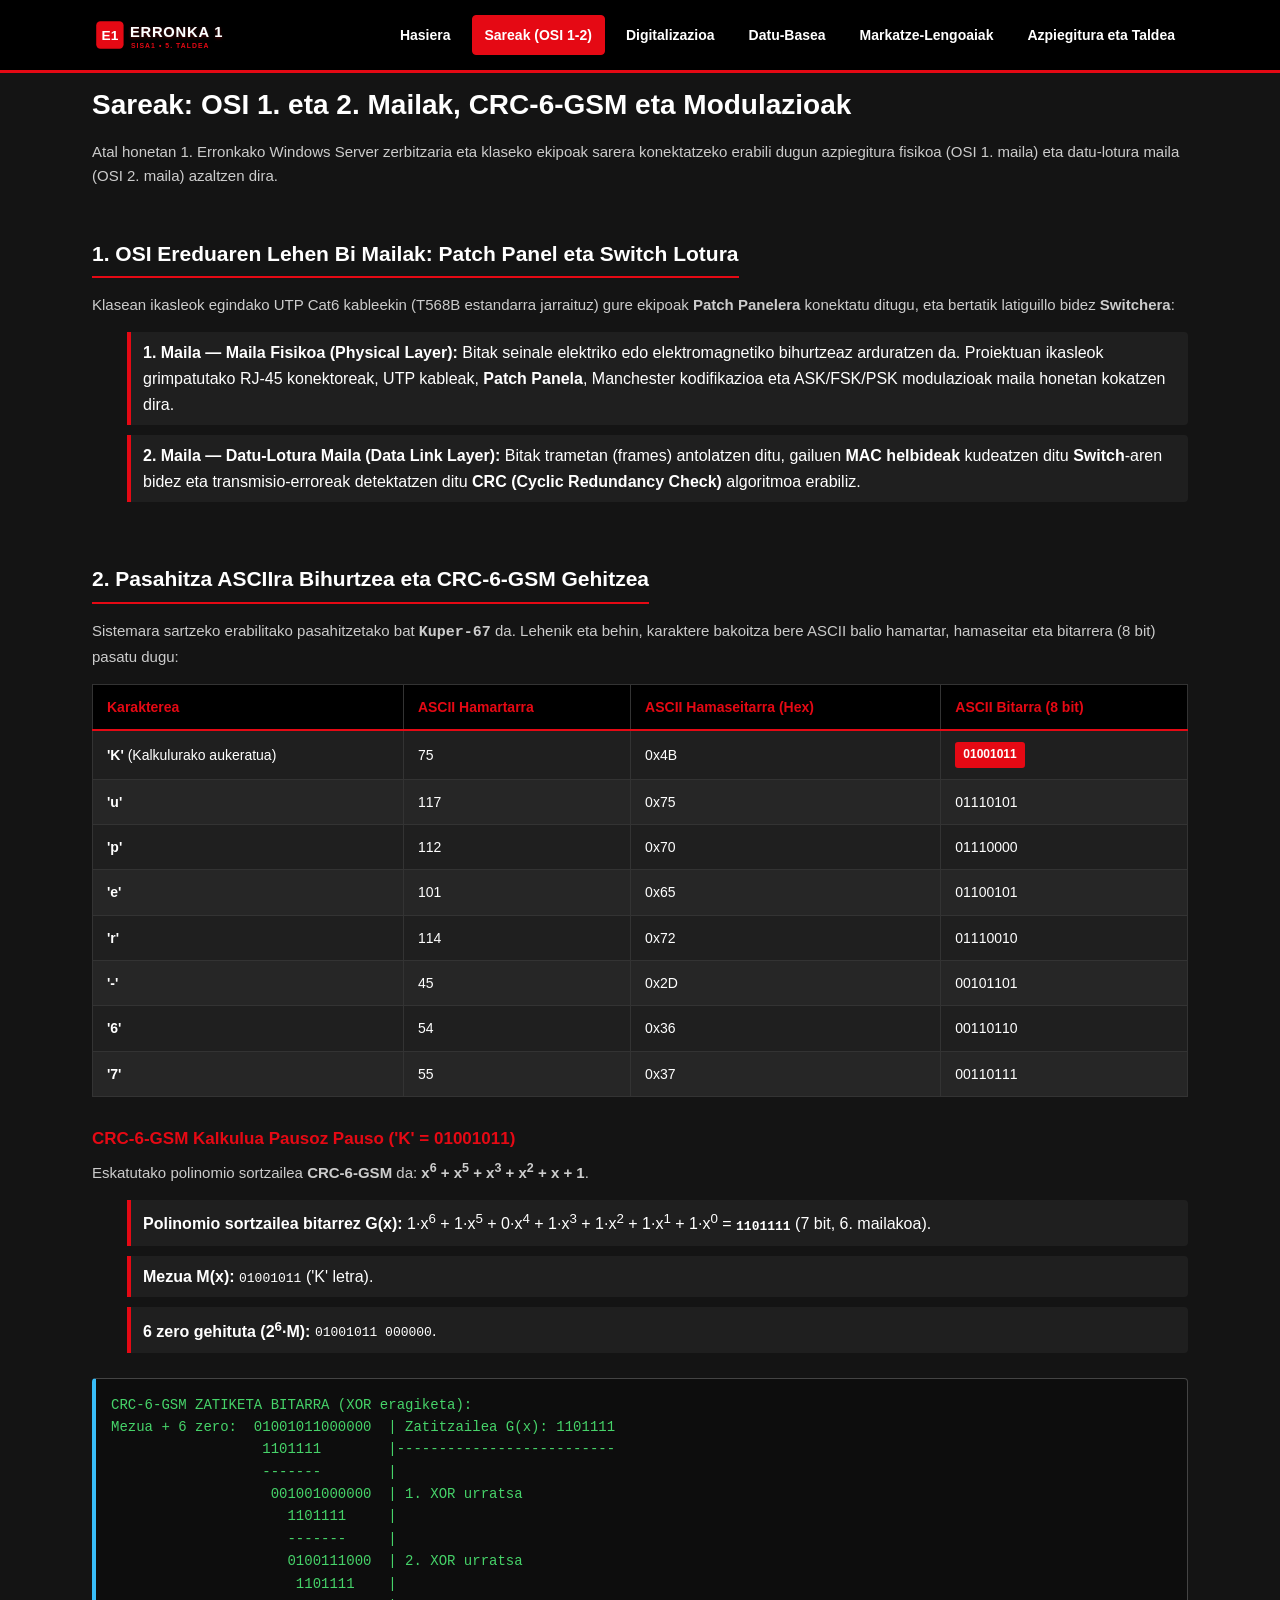
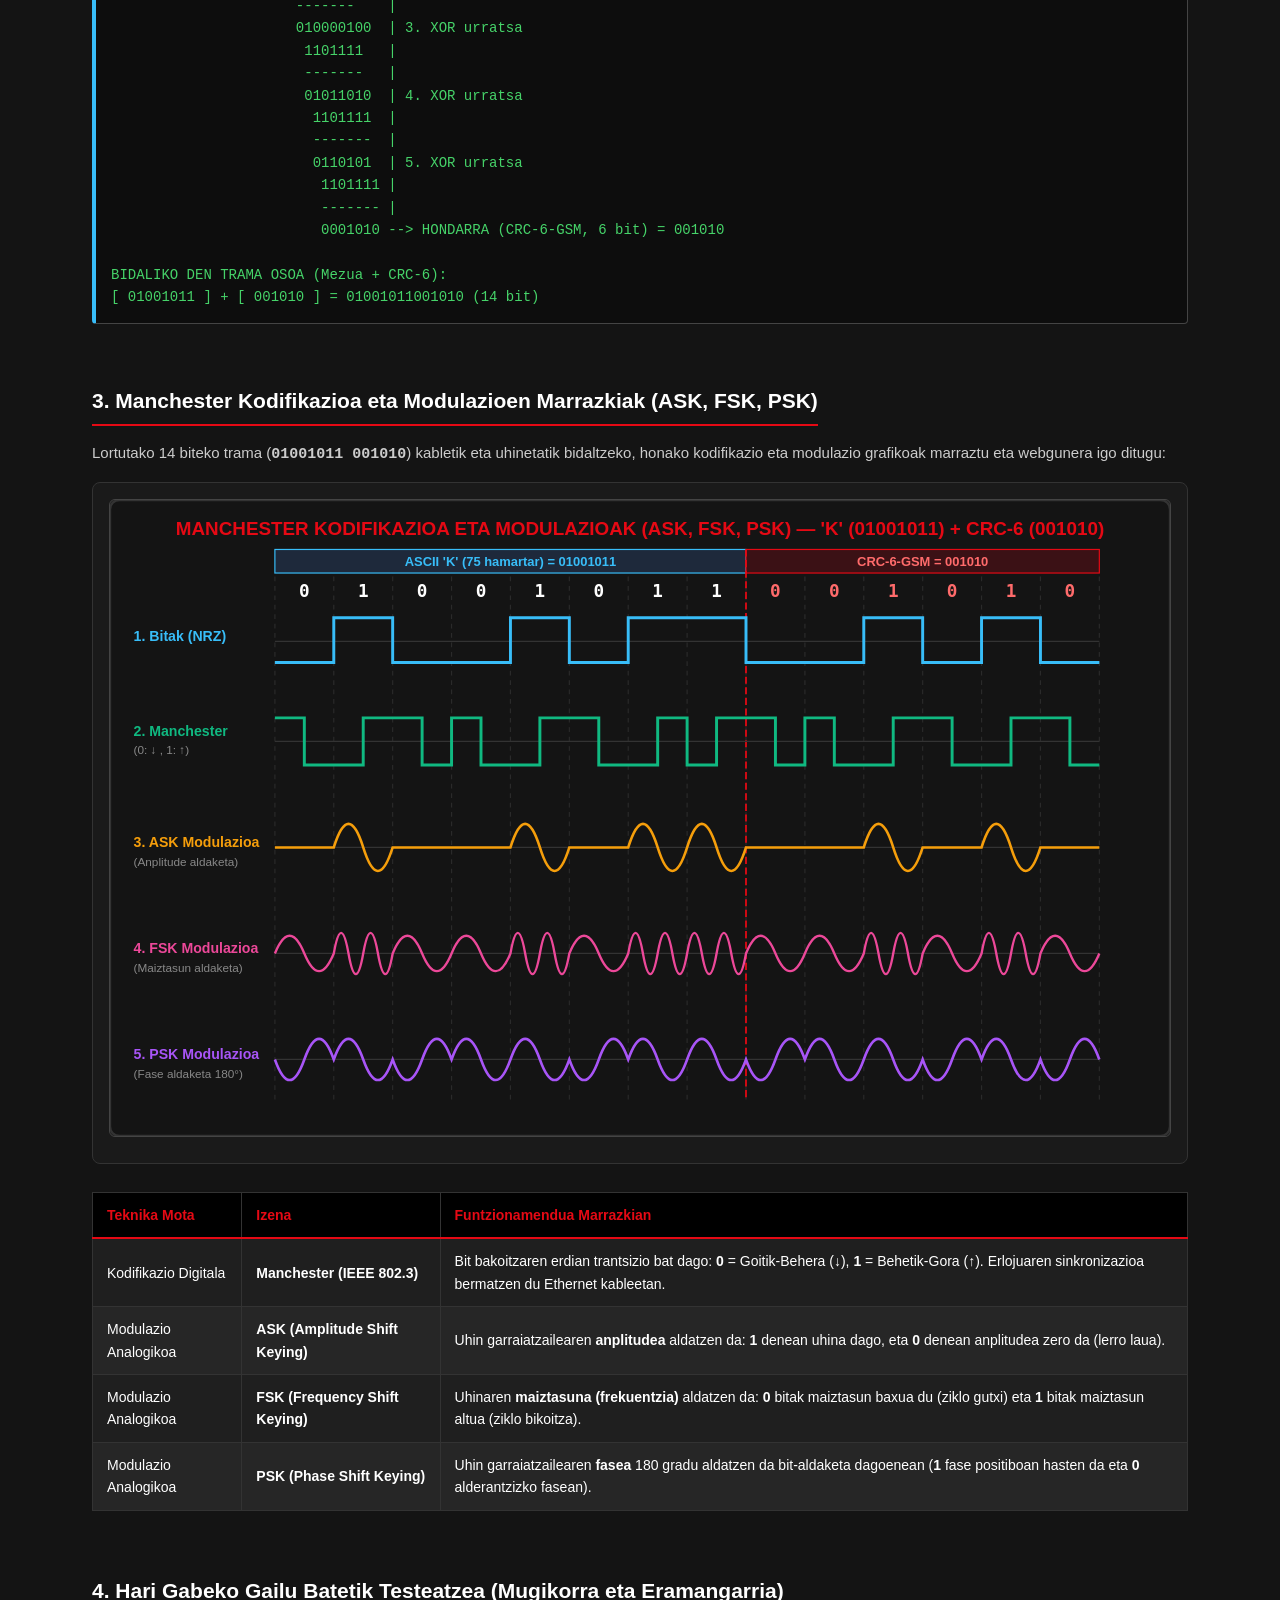
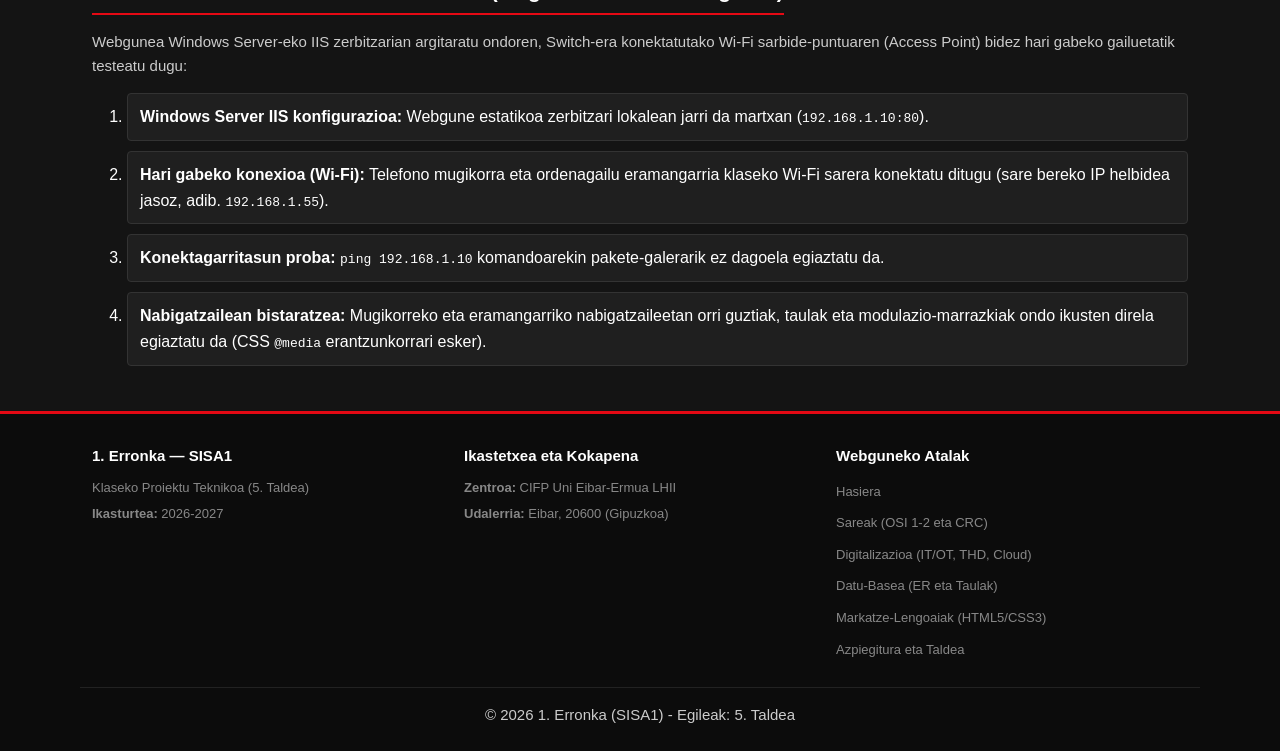
<file: src/sareak.html>
﻿<!DOCTYPE html>
<html lang="eu">
<head>
    <meta charset="UTF-8">
    <meta name="viewport" content="width=device-width, initial-scale=1.0">
    <title>1. Erronka - Sareak: OSI 1-2, CRC-6-GSM eta Modulazioa</title>
    <link rel="stylesheet" href="css/style.css">
</head>
<body>

    <header>
        <div class="container nav-bar">
            <div class="logo">
                <a href="index.html">
                    <img src="img/logo.svg" alt="1. Erronka Logotipoa">
                </a>
            </div>
            <nav>
                <ul class="menu-zerrenda">
                    <li><a href="index.html">Hasiera</a></li>
                    <li><a href="sareak.html" class="aktiboa">Sareak (OSI 1-2)</a></li>
                    <li><a href="digitalizazioa.html">Digitalizazioa</a></li>
                    <li><a href="datubasea.html">Datu-Basea</a></li>
                    <li><a href="markatze.html">Markatze-Lengoaiak</a></li>
                    <li><a href="kontaktua.html">Azpiegitura eta Taldea</a></li>
                </ul>
            </nav>
        </div>
    </header>

    <main class="container">

        <section>
            <h1>Sareak: OSI 1. eta 2. Mailak, CRC-6-GSM eta Modulazioak</h1>
            <p>Atal honetan 1. Erronkako Windows Server zerbitzaria eta klaseko ekipoak sarera konektatzeko erabili dugun azpiegitura fisikoa (OSI 1. maila) eta datu-lotura maila (OSI 2. maila) azaltzen dira.</p>

            <h2>1. OSI Ereduaren Lehen Bi Mailak: Patch Panel eta Switch Lotura</h2>
            <p>Klasean ikasleok egindako UTP Cat6 kableekin (T568B estandarra jarraituz) gure ekipoak <strong>Patch Panelera</strong> konektatu ditugu, eta bertatik latiguillo bidez <strong>Switchera</strong>:</p>

            <ul class="zerrenda-arrunta">
                <li><strong>1. Maila — Maila Fisikoa (Physical Layer):</strong> Bitak seinale elektriko edo elektromagnetiko bihurtzeaz arduratzen da. Proiektuan ikasleok grimpatutako RJ-45 konektoreak, UTP kableak, <strong>Patch Panela</strong>, Manchester kodifikazioa eta ASK/FSK/PSK modulazioak maila honetan kokatzen dira.</li>
                <li><strong>2. Maila — Datu-Lotura Maila (Data Link Layer):</strong> Bitak trametan (frames) antolatzen ditu, gailuen <strong>MAC helbideak</strong> kudeatzen ditu <strong>Switch</strong>-aren bidez eta transmisio-erroreak detektatzen ditu <strong>CRC (Cyclic Redundancy Check)</strong> algoritmoa erabiliz.</li>
            </ul>
        </section>

        <section>
            <h2>2. Pasahitza ASCIIra Bihurtzea eta CRC-6-GSM Gehitzea</h2>
            <p>Sistemara sartzeko erabilitako pasahitzetako bat <strong><code>Kuper-67</code></strong> da. Lehenik eta behin, karaktere bakoitza bere ASCII balio hamartar, hamaseitar eta bitarrera (8 bit) pasatu dugu:</p>

            <div class="taula-edukiontzia">
                <table>
                    <thead>
                        <tr>
                            <th>Karakterea</th>
                            <th>ASCII Hamartarra</th>
                            <th>ASCII Hamaseitarra (Hex)</th>
                            <th>ASCII Bitarra (8 bit)</th>
                        </tr>
                    </thead>
                    <tbody>
                        <tr>
                            <td><strong>'K'</strong> (Kalkulurako aukeratua)</td>
                            <td>75</td>
                            <td>0x4B</td>
                            <td><span class="etiketa-prezioa">01001011</span></td>
                        </tr>
                        <tr>
                            <td><strong>'u'</strong></td>
                            <td>117</td>
                            <td>0x75</td>
                            <td>01110101</td>
                        </tr>
                        <tr>
                            <td><strong>'p'</strong></td>
                            <td>112</td>
                            <td>0x70</td>
                            <td>01110000</td>
                        </tr>
                        <tr>
                            <td><strong>'e'</strong></td>
                            <td>101</td>
                            <td>0x65</td>
                            <td>01100101</td>
                        </tr>
                        <tr>
                            <td><strong>'r'</strong></td>
                            <td>114</td>
                            <td>0x72</td>
                            <td>01110010</td>
                        </tr>
                        <tr>
                            <td><strong>'-'</strong></td>
                            <td>45</td>
                            <td>0x2D</td>
                            <td>00101101</td>
                        </tr>
                        <tr>
                            <td><strong>'6'</strong></td>
                            <td>54</td>
                            <td>0x36</td>
                            <td>00110110</td>
                        </tr>
                        <tr>
                            <td><strong>'7'</strong></td>
                            <td>55</td>
                            <td>0x37</td>
                            <td>00110111</td>
                        </tr>
                    </tbody>
                </table>
            </div>

            <h3>CRC-6-GSM Kalkulua Pausoz Pauso ('K' = 01001011)</h3>
            <p>Eskatutako polinomio sortzailea <strong>CRC-6-GSM</strong> da: <strong>x<sup>6</sup> + x<sup>5</sup> + x<sup>3</sup> + x<sup>2</sup> + x + 1</strong>.</p>
            <ul class="zerrenda-arrunta">
                <li><strong>Polinomio sortzailea bitarrez G(x):</strong> 1·x<sup>6</sup> + 1·x<sup>5</sup> + 0·x<sup>4</sup> + 1·x<sup>3</sup> + 1·x<sup>2</sup> + 1·x<sup>1</sup> + 1·x<sup>0</sup> = <strong><code>1101111</code></strong> (7 bit, 6. mailakoa).</li>
                <li><strong>Mezua M(x):</strong> <code>01001011</code> ('K' letra).</li>
                <li><strong>6 zero gehituta (2<sup>6</sup>·M):</strong> <code>01001011 000000</code>.</li>
            </ul>

            <div class="kode-kutxa">CRC-6-GSM ZATIKETA BITARRA (XOR eragiketa):
Mezua + 6 zero:  01001011000000  | Zatitzailea G(x): 1101111
                  1101111        |--------------------------
                  -------        |
                   001001000000  | 1. XOR urratsa
                     1101111     |
                     -------     |
                     0100111000  | 2. XOR urratsa
                      1101111    |
                      -------    |
                      010000100  | 3. XOR urratsa
                       1101111   |
                       -------   |
                       01011010  | 4. XOR urratsa
                        1101111  |
                        -------  |
                        0110101  | 5. XOR urratsa
                         1101111 |
                         ------- |
                         0001010 --> HONDARRA (CRC-6-GSM, 6 bit) = 001010

BIDALIKO DEN TRAMA OSOA (Mezua + CRC-6):
[ 01001011 ] + [ 001010 ] = 01001011001010 (14 bit)</div>
        </section>

        <section>
            <h2>3. Manchester Kodifikazioa eta Modulazioen Marrazkiak (ASK, FSK, PSK)</h2>
            <p>Lortutako 14 biteko trama (<strong><code>01001011 001010</code></strong>) kabletik eta uhinetatik bidaltzeko, honako kodifikazio eta modulazio grafikoak marraztu eta webgunera igo ditugu:</p>

            <div class="diagrama-kutxa">
                <img src="img/modulazioa-manchester.svg" alt="Manchester kodifikazioa eta ASK, FSK, PSK modulazioen marrazkia">
            </div>

            <div class="taula-edukiontzia">
                <table>
                    <thead>
                        <tr>
                            <th>Teknika Mota</th>
                            <th>Izena</th>
                            <th>Funtzionamendua Marrazkian</th>
                        </tr>
                    </thead>
                    <tbody>
                        <tr>
                            <td>Kodifikazio Digitala</td>
                            <td><strong>Manchester (IEEE 802.3)</strong></td>
                            <td>Bit bakoitzaren erdian trantsizio bat dago: <strong>0</strong> = Goitik-Behera (&darr;), <strong>1</strong> = Behetik-Gora (&uarr;). Erlojuaren sinkronizazioa bermatzen du Ethernet kableetan.</td>
                        </tr>
                        <tr>
                            <td>Modulazio Analogikoa</td>
                            <td><strong>ASK (Amplitude Shift Keying)</strong></td>
                            <td>Uhin garraiatzailearen <strong>anplitudea</strong> aldatzen da: <strong>1</strong> denean uhina dago, eta <strong>0</strong> denean anplitudea zero da (lerro laua).</td>
                        </tr>
                        <tr>
                            <td>Modulazio Analogikoa</td>
                            <td><strong>FSK (Frequency Shift Keying)</strong></td>
                            <td>Uhinaren <strong>maiztasuna (frekuentzia)</strong> aldatzen da: <strong>0</strong> bitak maiztasun baxua du (ziklo gutxi) eta <strong>1</strong> bitak maiztasun altua (ziklo bikoitza).</td>
                        </tr>
                        <tr>
                            <td>Modulazio Analogikoa</td>
                            <td><strong>PSK (Phase Shift Keying)</strong></td>
                            <td>Uhin garraiatzailearen <strong>fasea</strong> 180 gradu aldatzen da bit-aldaketa dagoenean (<strong>1</strong> fase positiboan hasten da eta <strong>0</strong> alderantzizko fasean).</td>
                        </tr>
                    </tbody>
                </table>
            </div>
        </section>

        <section>
            <h2>4. Hari Gabeko Gailu Batetik Testeatzea (Mugikorra eta Eramangarria)</h2>
            <p>Webgunea Windows Server-eko IIS zerbitzarian argitaratu ondoren, Switch-era konektatutako Wi-Fi sarbide-puntuaren (Access Point) bidez hari gabeko gailuetatik testeatu dugu:</p>

            <ol class="zerrenda-zenbatua">
                <li><strong>Windows Server IIS konfigurazioa:</strong> Webgune estatikoa zerbitzari lokalean jarri da martxan (<code>192.168.1.10:80</code>).</li>
                <li><strong>Hari gabeko konexioa (Wi-Fi):</strong> Telefono mugikorra eta ordenagailu eramangarria klaseko Wi-Fi sarera konektatu ditugu (sare bereko IP helbidea jasoz, adib. <code>192.168.1.55</code>).</li>
                <li><strong>Konektagarritasun proba:</strong> <code>ping 192.168.1.10</code> komandoarekin pakete-galerarik ez dagoela egiaztatu da.</li>
                <li><strong>Nabigatzailean bistaratzea:</strong> Mugikorreko eta eramangarriko nabigatzaileetan orri guztiak, taulak eta modulazio-marrazkiak ondo ikusten direla egiaztatu da (CSS <code>@media</code> erantzunkorrari esker).</li>
            </ol>
        </section>

    </main>

    <footer>
        <div class="container footer-edukia">
            <div class="footer-blokea">
                <h4>1. Erronka — SISA1</h4>
                <p>Klaseko Proiektu Teknikoa (5. Taldea)</p>
                <p><strong>Ikasturtea:</strong> 2026-2027</p>
            </div>

            <div class="footer-blokea">
                <h4>Ikastetxea eta Kokapena</h4>
                <p><strong>Zentroa:</strong> CIFP Uni Eibar-Ermua LHII</p>
                <p><strong>Udalerria:</strong> Eibar, 20600 (Gipuzkoa)</p>
            </div>

            <div class="footer-blokea">
                <h4>Webguneko Atalak</h4>
                <ul>
                    <li><a href="index.html">Hasiera</a></li>
                    <li><a href="sareak.html">Sareak (OSI 1-2 eta CRC)</a></li>
                    <li><a href="digitalizazioa.html">Digitalizazioa (IT/OT, THD, Cloud)</a></li>
                    <li><a href="datubasea.html">Datu-Basea (ER eta Taulak)</a></li>
                    <li><a href="markatze.html">Markatze-Lengoaiak (HTML5/CSS3)</a></li>
                    <li><a href="kontaktua.html">Azpiegitura eta Taldea</a></li>
                </ul>
            </div>
        </div>

        <div class="container footer-egilea">
            <p>&copy; 2026 1. Erronka (SISA1) - Egileak: 5. Taldea</p>
        </div>
    </footer>

</body>
</html>
</file>
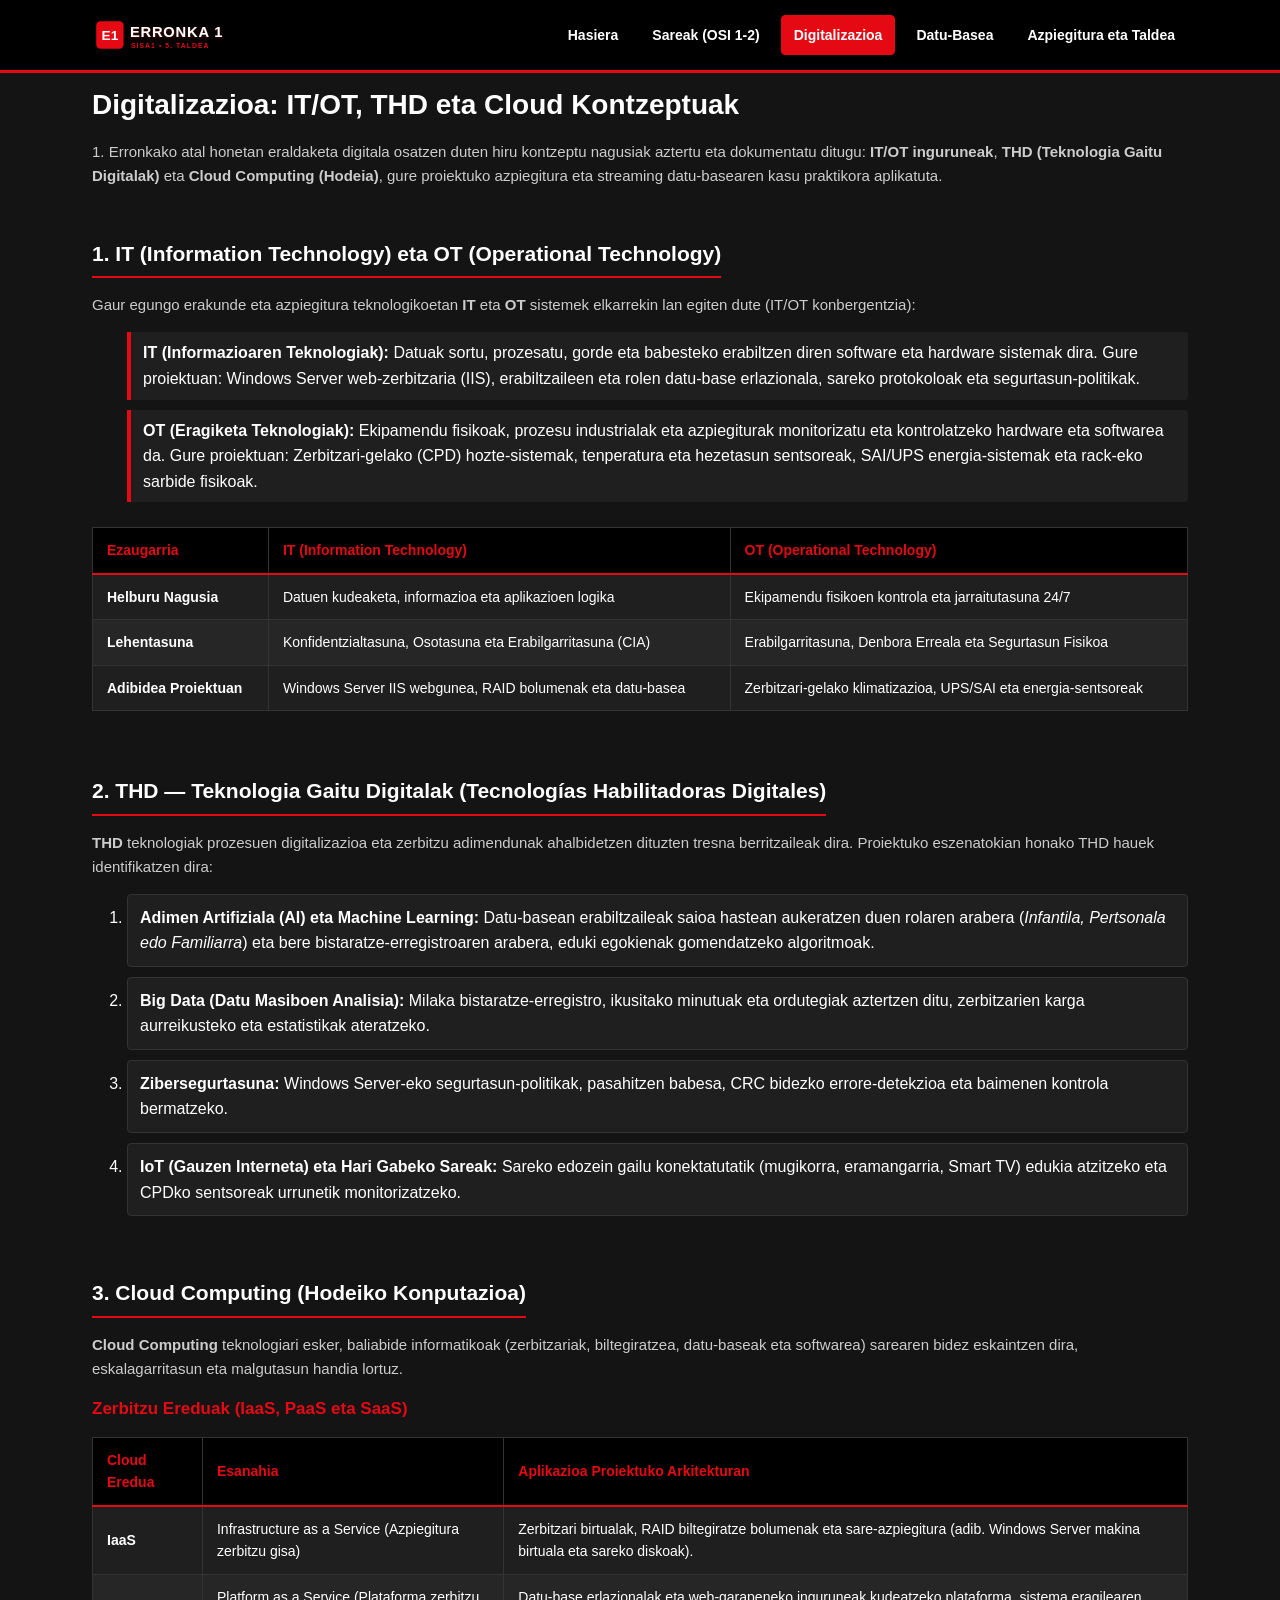
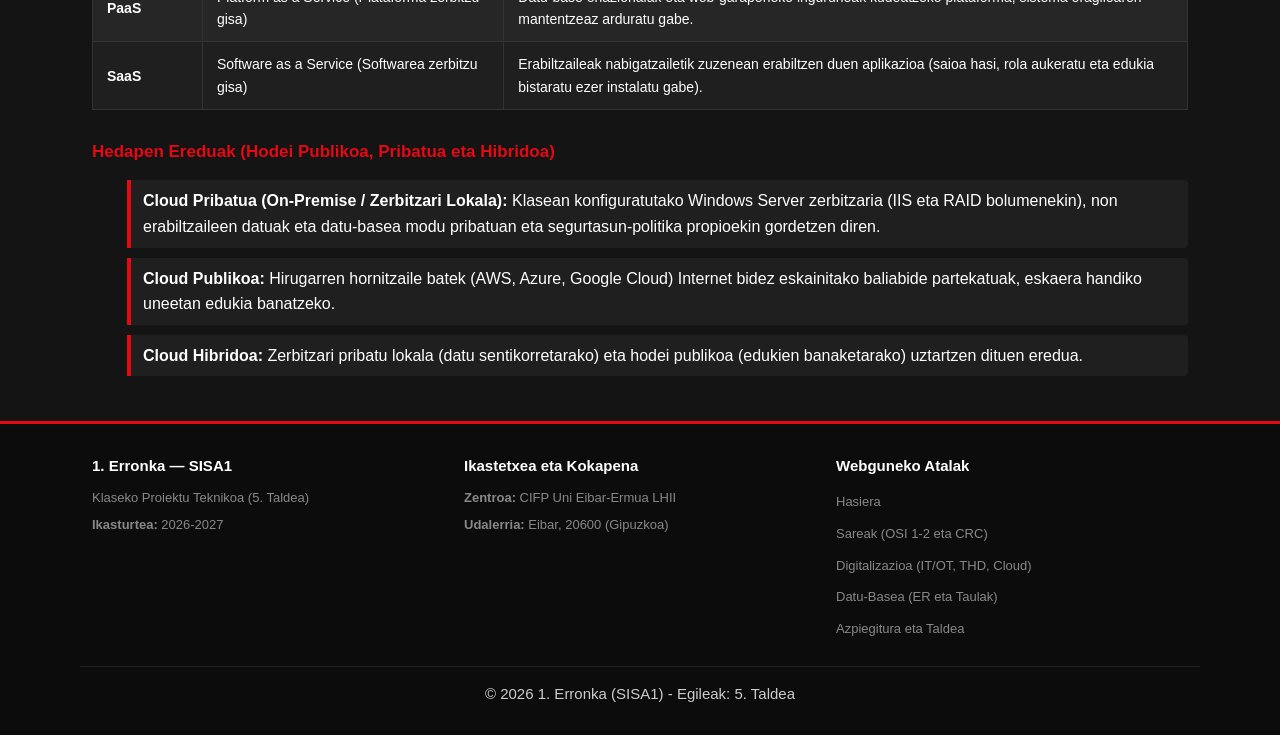
<file: webgunea/digitalizazioa.html>
<!DOCTYPE html>
<html lang="eu">
<head>
    <meta charset="UTF-8">
    <meta name="viewport" content="width=device-width, initial-scale=1.0">
    <title>1. Erronka - Digitalizazioa: IT/OT, THD eta Cloud</title>
    <link rel="stylesheet" href="css/style.css">
</head>
<body>

    <header>
        <div class="container nav-bar">
            <div class="logo">
                <a href="index.html">
                    <img src="img/logo.svg" alt="1. Erronka Logotipoa">
                </a>
            </div>
            <nav>
                <ul class="menu-zerrenda">
                    <li><a href="index.html">Hasiera</a></li>
                    <li><a href="sareak.html">Sareak (OSI 1-2)</a></li>
                    <li><a href="digitalizazioa.html" class="aktiboa">Digitalizazioa</a></li>
                    <li><a href="datubasea.html">Datu-Basea</a></li>
                    <li><a href="kontaktua.html">Azpiegitura eta Taldea</a></li>
                </ul>
            </nav>
        </div>
    </header>

    <main class="container">

        <section>
            <h1>Digitalizazioa: IT/OT, THD eta Cloud Kontzeptuak</h1>
            <p>1. Erronkako atal honetan eraldaketa digitala osatzen duten hiru kontzeptu nagusiak aztertu eta dokumentatu ditugu: <strong>IT/OT inguruneak</strong>, <strong>THD (Teknologia Gaitu Digitalak)</strong> eta <strong>Cloud Computing (Hodeia)</strong>, gure proiektuko azpiegitura eta streaming datu-basearen kasu praktikora aplikatuta.</p>
        </section>

        <section>
            <h2>1. IT (Information Technology) eta OT (Operational Technology)</h2>
            <p>Gaur egungo erakunde eta azpiegitura teknologikoetan <strong>IT</strong> eta <strong>OT</strong> sistemek elkarrekin lan egiten dute (IT/OT konbergentzia):</p>

            <ul class="zerrenda-arrunta">
                <li><strong>IT (Informazioaren Teknologiak):</strong> Datuak sortu, prozesatu, gorde eta babesteko erabiltzen diren software eta hardware sistemak dira. Gure proiektuan: Windows Server web-zerbitzaria (IIS), erabiltzaileen eta rolen datu-base erlazionala, sareko protokoloak eta segurtasun-politikak.</li>
                <li><strong>OT (Eragiketa Teknologiak):</strong> Ekipamendu fisikoak, prozesu industrialak eta azpiegiturak monitorizatu eta kontrolatzeko hardware eta softwarea da. Gure proiektuan: Zerbitzari-gelako (CPD) hozte-sistemak, tenperatura eta hezetasun sentsoreak, SAI/UPS energia-sistemak eta rack-eko sarbide fisikoak.</li>
            </ul>

            <div class="taula-edukiontzia">
                <table>
                    <thead>
                        <tr>
                            <th>Ezaugarria</th>
                            <th>IT (Information Technology)</th>
                            <th>OT (Operational Technology)</th>
                        </tr>
                    </thead>
                    <tbody>
                        <tr>
                            <td><strong>Helburu Nagusia</strong></td>
                            <td>Datuen kudeaketa, informazioa eta aplikazioen logika</td>
                            <td>Ekipamendu fisikoen kontrola eta jarraitutasuna 24/7</td>
                        </tr>
                        <tr>
                            <td><strong>Lehentasuna</strong></td>
                            <td>Konfidentzialtasuna, Osotasuna eta Erabilgarritasuna (CIA)</td>
                            <td>Erabilgarritasuna, Denbora Erreala eta Segurtasun Fisikoa</td>
                        </tr>
                        <tr>
                            <td><strong>Adibidea Proiektuan</strong></td>
                            <td>Windows Server IIS webgunea, RAID bolumenak eta datu-basea</td>
                            <td>Zerbitzari-gelako klimatizazioa, UPS/SAI eta energia-sentsoreak</td>
                        </tr>
                    </tbody>
                </table>
            </div>
        </section>

        <section>
            <h2>2. THD — Teknologia Gaitu Digitalak (Tecnologías Habilitadoras Digitales)</h2>
            <p><strong>THD</strong> teknologiak prozesuen digitalizazioa eta zerbitzu adimendunak ahalbidetzen dituzten tresna berritzaileak dira. Proiektuko eszenatokian honako THD hauek identifikatzen dira:</p>

            <ol class="zerrenda-zenbatua">
                <li>
                    <strong>Adimen Artifiziala (AI) eta Machine Learning:</strong>
                    Datu-basean erabiltzaileak saioa hastean aukeratzen duen rolaren arabera (<em>Infantila, Pertsonala edo Familiarra</em>) eta bere bistaratze-erregistroaren arabera, eduki egokienak gomendatzeko algoritmoak.
                </li>
                <li>
                    <strong>Big Data (Datu Masiboen Analisia):</strong>
                    Milaka bistaratze-erregistro, ikusitako minutuak eta ordutegiak aztertzen ditu, zerbitzarien karga aurreikusteko eta estatistikak ateratzeko.
                </li>
                <li>
                    <strong>Zibersegurtasuna:</strong>
                    Windows Server-eko segurtasun-politikak, pasahitzen babesa, CRC bidezko errore-detekzioa eta baimenen kontrola bermatzeko.
                </li>
                <li>
                    <strong>IoT (Gauzen Interneta) eta Hari Gabeko Sareak:</strong>
                    Sareko edozein gailu konektatutatik (mugikorra, eramangarria, Smart TV) edukia atzitzeko eta CPDko sentsoreak urrunetik monitorizatzeko.
                </li>
            </ol>
        </section>

        <section>
            <h2>3. Cloud Computing (Hodeiko Konputazioa)</h2>
            <p><strong>Cloud Computing</strong> teknologiari esker, baliabide informatikoak (zerbitzariak, biltegiratzea, datu-baseak eta softwarea) sarearen bidez eskaintzen dira, eskalagarritasun eta malgutasun handia lortuz.</p>

            <h3>Zerbitzu Ereduak (IaaS, PaaS eta SaaS)</h3>
            <div class="taula-edukiontzia">
                <table>
                    <thead>
                        <tr>
                            <th>Cloud Eredua</th>
                            <th>Esanahia</th>
                            <th>Aplikazioa Proiektuko Arkitekturan</th>
                        </tr>
                    </thead>
                    <tbody>
                        <tr>
                            <td><strong>IaaS</strong></td>
                            <td>Infrastructure as a Service (Azpiegitura zerbitzu gisa)</td>
                            <td>Zerbitzari birtualak, RAID biltegiratze bolumenak eta sare-azpiegitura (adib. Windows Server makina birtuala eta sareko diskoak).</td>
                        </tr>
                        <tr>
                            <td><strong>PaaS</strong></td>
                            <td>Platform as a Service (Plataforma zerbitzu gisa)</td>
                            <td>Datu-base erlazionalak eta web-garapeneko inguruneak kudeatzeko plataforma, sistema eragilearen mantentzeaz arduratu gabe.</td>
                        </tr>
                        <tr>
                            <td><strong>SaaS</strong></td>
                            <td>Software as a Service (Softwarea zerbitzu gisa)</td>
                            <td>Erabiltzaileak nabigatzailetik zuzenean erabiltzen duen aplikazioa (saioa hasi, rola aukeratu eta edukia bistaratu ezer instalatu gabe).</td>
                        </tr>
                    </tbody>
                </table>
            </div>

            <h3>Hedapen Ereduak (Hodei Publikoa, Pribatua eta Hibridoa)</h3>
            <ul class="zerrenda-arrunta">
                <li><strong>Cloud Pribatua (On-Premise / Zerbitzari Lokala):</strong> Klasean konfiguratutako Windows Server zerbitzaria (IIS eta RAID bolumenekin), non erabiltzaileen datuak eta datu-basea modu pribatuan eta segurtasun-politika propioekin gordetzen diren.</li>
                <li><strong>Cloud Publikoa:</strong> Hirugarren hornitzaile batek (AWS, Azure, Google Cloud) Internet bidez eskainitako baliabide partekatuak, eskaera handiko uneetan edukia banatzeko.</li>
                <li><strong>Cloud Hibridoa:</strong> Zerbitzari pribatu lokala (datu sentikorretarako) eta hodei publikoa (edukien banaketarako) uztartzen dituen eredua.</li>
            </ul>
        </section>

    </main>

    <footer>
        <div class="container footer-edukia">
            <div class="footer-blokea">
                <h4>1. Erronka — SISA1</h4>
                <p>Klaseko Proiektu Teknikoa (5. Taldea)</p>
                <p><strong>Ikasturtea:</strong> 2026-2027</p>
            </div>

            <div class="footer-blokea">
                <h4>Ikastetxea eta Kokapena</h4>
                <p><strong>Zentroa:</strong> CIFP Uni Eibar-Ermua LHII</p>
                <p><strong>Udalerria:</strong> Eibar, 20600 (Gipuzkoa)</p>
            </div>

            <div class="footer-blokea">
                <h4>Webguneko Atalak</h4>
                <ul>
                    <li><a href="index.html">Hasiera</a></li>
                    <li><a href="sareak.html">Sareak (OSI 1-2 eta CRC)</a></li>
                    <li><a href="digitalizazioa.html">Digitalizazioa (IT/OT, THD, Cloud)</a></li>
                    <li><a href="datubasea.html">Datu-Basea (ER eta Taulak)</a></li>
                    <li><a href="kontaktua.html">Azpiegitura eta Taldea</a></li>
                </ul>
            </div>
        </div>

        <div class="container footer-egilea">
            <p>&copy; 2026 1. Erronka (SISA1) - Egileak: 5. Taldea</p>
        </div>
    </footer>

</body>
</html>
</file>
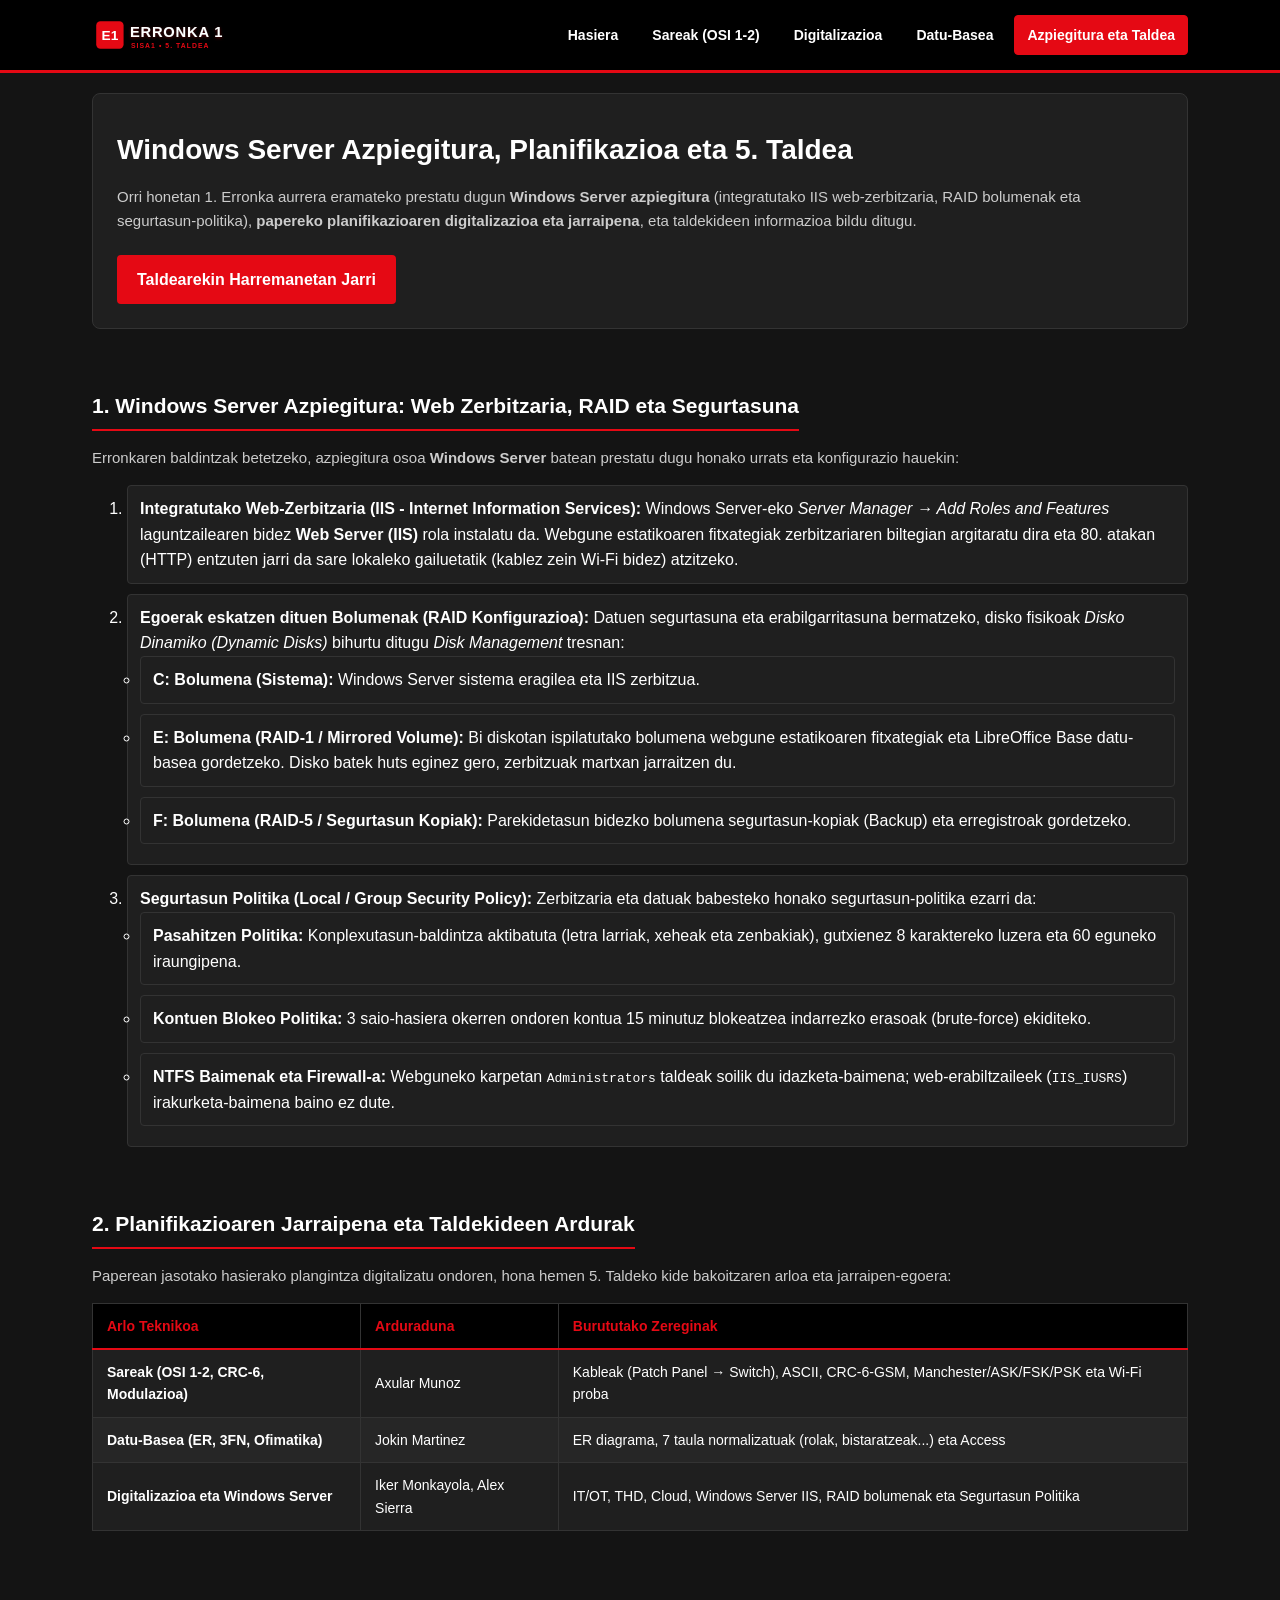
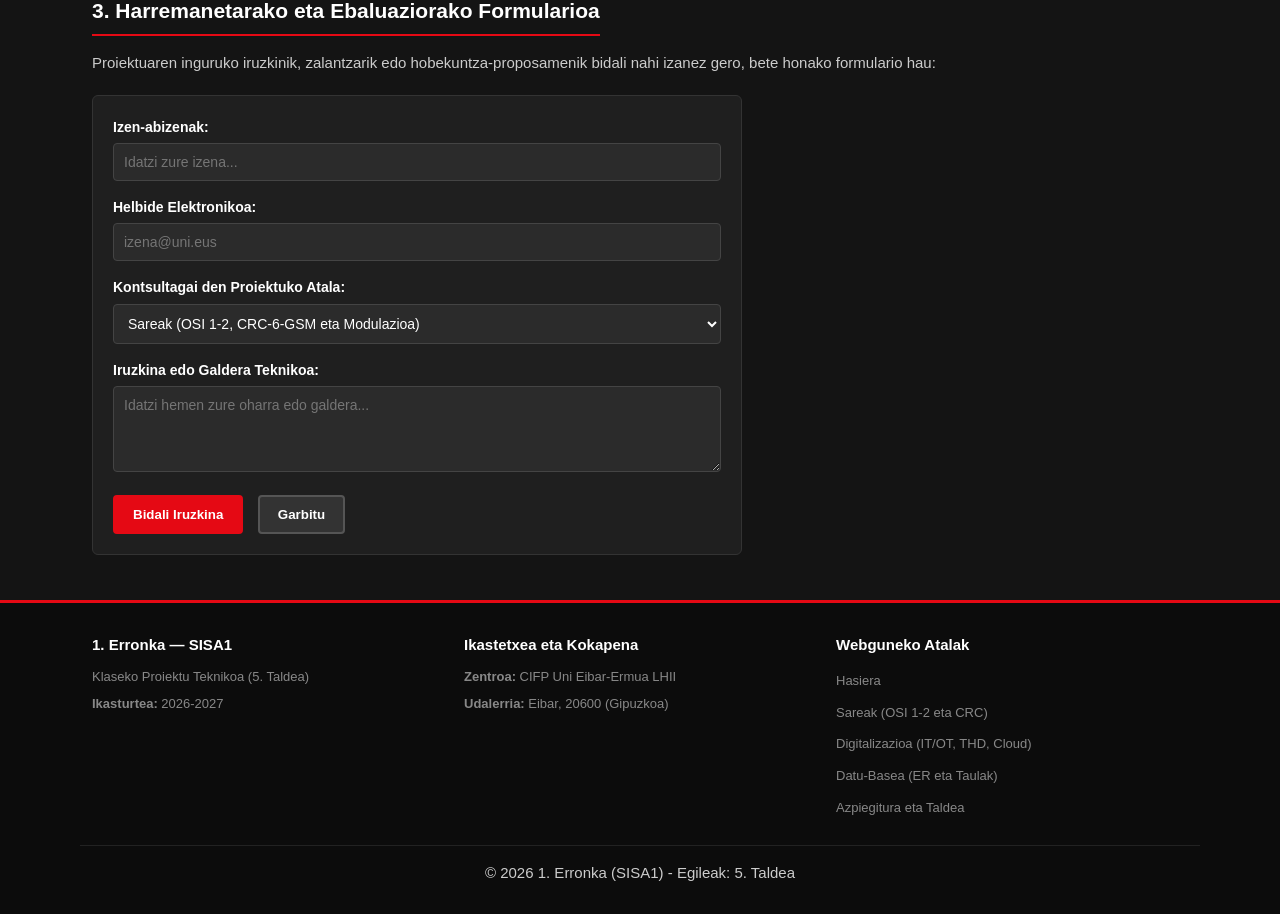
<file: webgunea/kontaktua.html>
<!DOCTYPE html>
<html lang="eu">
<head>
    <meta charset="UTF-8">
    <meta name="viewport" content="width=device-width, initial-scale=1.0">
    <title>1. Erronka - Windows Server Azpiegitura, Planifikazioa eta Taldea</title>
    <link rel="stylesheet" href="css/style.css">
</head>
<body>

    <header>
        <div class="container nav-bar">
            <div class="logo">
                <a href="index.html">
                    <img src="img/logo.svg" alt="1. Erronka Logotipoa">
                </a>
            </div>
            <nav>
                <ul class="menu-zerrenda">
                    <li><a href="index.html">Hasiera</a></li>
                    <li><a href="sareak.html">Sareak (OSI 1-2)</a></li>
                    <li><a href="digitalizazioa.html">Digitalizazioa</a></li>
                    <li><a href="datubasea.html">Datu-Basea</a></li>
                    <li><a href="kontaktua.html" class="aktiboa">Azpiegitura eta Taldea</a></li>
                </ul>
            </nav>
        </div>
    </header>

    <main class="container">

        <section class="hero-kutxa">
            <div class="hero-testua">
                <h1>Windows Server Azpiegitura, Planifikazioa eta 5. Taldea</h1>
                <p>Orri honetan 1. Erronka aurrera eramateko prestatu dugun <strong>Windows Server azpiegitura</strong> (integratutako IIS web-zerbitzaria, RAID bolumenak eta segurtasun-politika), <strong>papereko planifikazioaren digitalizazioa eta jarraipena</strong>, eta taldekideen informazioa bildu ditugu.</p>
                <a href="#formularioa" class="botoi-gorria">Taldearekin Harremanetan Jarri</a>
            </div>
        </section>

        <section>
            <h2>1. Windows Server Azpiegitura: Web Zerbitzaria, RAID eta Segurtasuna</h2>
            <p>Erronkaren baldintzak betetzeko, azpiegitura osoa <strong>Windows Server</strong> batean prestatu dugu honako urrats eta konfigurazio hauekin:</p>

            <ol class="zerrenda-zenbatua">
                <li>
                    <strong>Integratutako Web-Zerbitzaria (IIS - Internet Information Services):</strong>
                    Windows Server-eko <em>Server Manager &rarr; Add Roles and Features</em> laguntzailearen bidez <strong>Web Server (IIS)</strong> rola instalatu da. Webgune estatikoaren fitxategiak zerbitzariaren biltegian argitaratu dira eta 80. atakan (HTTP) entzuten jarri da sare lokaleko gailuetatik (kablez zein Wi-Fi bidez) atzitzeko.
                </li>
                <li>
                    <strong>Egoerak eskatzen dituen Bolumenak (RAID Konfigurazioa):</strong>
                    Datuen segurtasuna eta erabilgarritasuna bermatzeko, disko fisikoak <em>Disko Dinamiko (Dynamic Disks)</em> bihurtu ditugu <em>Disk Management</em> tresnan:
                    <ul>
                        <li><strong>C: Bolumena (Sistema):</strong> Windows Server sistema eragilea eta IIS zerbitzua.</li>
                        <li><strong>E: Bolumena (RAID-1 / Mirrored Volume):</strong> Bi diskotan ispilatutako bolumena webgune estatikoaren fitxategiak eta LibreOffice Base datu-basea gordetzeko. Disko batek huts eginez gero, zerbitzuak martxan jarraitzen du.</li>
                        <li><strong>F: Bolumena (RAID-5 / Segurtasun Kopiak):</strong> Parekidetasun bidezko bolumena segurtasun-kopiak (Backup) eta erregistroak gordetzeko.</li>
                    </ul>
                </li>
                <li>
                    <strong>Segurtasun Politika (Local / Group Security Policy):</strong>
                    Zerbitzaria eta datuak babesteko honako segurtasun-politika ezarri da:
                    <ul>
                        <li><strong>Pasahitzen Politika:</strong> Konplexutasun-baldintza aktibatuta (letra larriak, xeheak eta zenbakiak), gutxienez 8 karaktereko luzera eta 60 eguneko iraungipena.</li>
                        <li><strong>Kontuen Blokeo Politika:</strong> 3 saio-hasiera okerren ondoren kontua 15 minutuz blokeatzea indarrezko erasoak (brute-force) ekiditeko.</li>
                        <li><strong>NTFS Baimenak eta Firewall-a:</strong> Webguneko karpetan <code>Administrators</code> taldeak soilik du idazketa-baimena; web-erabiltzaileek (<code>IIS_IUSRS</code>) irakurketa-baimena baino ez dute.</li>
                    </ul>
                </li>
            </ol>
        </section>

        <section>
            <h2>2. Planifikazioaren Jarraipena eta Taldekideen Ardurak</h2>
            <p>Paperean jasotako hasierako plangintza digitalizatu ondoren, hona hemen 5. Taldeko kide bakoitzaren arloa eta jarraipen-egoera:</p>

            <div class="taula-edukiontzia">
                <table>
                    <thead>
                        <tr>
                            <th>Arlo Teknikoa</th>
                            <th>Arduraduna</th>
                            <th>Burututako Zereginak</th>
                        </tr>
                    </thead>
                    <tbody>
                        <tr>
                            <td><strong>Sareak (OSI 1-2, CRC-6, Modulazioa)</strong></td>
                            <td>Axular Munoz</td>
                            <td>Kableak (Patch Panel &rarr; Switch), ASCII, CRC-6-GSM, Manchester/ASK/FSK/PSK eta Wi-Fi proba</td>
                        </tr>
                        <tr>
                            <td><strong>Datu-Basea (ER, 3FN, Ofimatika)</strong></td>
                            <td>Jokin Martinez</td>
                            <td>ER diagrama, 7 taula normalizatuak (rolak, bistaratzeak...) eta Access</td>
                        </tr>
                        <tr>
                            <td><strong>Digitalizazioa eta Windows Server</strong></td>
                            <td>Iker Monkayola, Alex Sierra</td>
                            <td>IT/OT, THD, Cloud, Windows Server IIS, RAID bolumenak eta Segurtasun Politika</td>
                        </tr>
                    </tbody>
                </table>
            </div>
        </section>

        <section id="formularioa">
            <h2>3. Harremanetarako eta Ebaluaziorako Formularioa</h2>
            <p>Proiektuaren inguruko iruzkinik, zalantzarik edo hobekuntza-proposamenik bidali nahi izanez gero, bete honako formulario hau:</p>

            <div class="formulario-kutxa">
                <form action="#" method="post">
                    <div class="eremu-multzoa">
                        <label for="izena">Izen-abizenak:</label>
                        <input type="text" id="izena" name="izena" placeholder="Idatzi zure izena..." required>
                    </div>

                    <div class="eremu-multzoa">
                        <label for="email">Helbide Elektronikoa:</label>
                        <input type="email" id="email" name="email" placeholder="izena@uni.eus" required>
                    </div>

                    <div class="eremu-multzoa">
                        <label for="atala">Kontsultagai den Proiektuko Atala:</label>
                        <select id="atala" name="atala">
                            <option value="sareak">Sareak (OSI 1-2, CRC-6-GSM eta Modulazioa)</option>
                            <option value="digitalizazioa">Digitalizazioa (IT/OT, THD eta Cloud)</option>
                            <option value="datubasea">Datu-Basea (ER Diagrama, Taulak eta Ofimatika)</option>
                            <option value="azpiegitura">Windows Server (IIS, RAID eta Segurtasun Politika)</option>
                            <option value="planifikazioa">Planifikazioa eta Jarraipena</option>
                        </select>
                    </div>

                    <div class="eremu-multzoa">
                        <label for="mezua">Iruzkina edo Galdera Teknikoa:</label>
                        <textarea id="mezua" name="mezua" rows="4" placeholder="Idatzi hemen zure oharra edo galdera..." required></textarea>
                    </div>

                    <button type="submit" class="botoi-gorria">Bidali Iruzkina</button>
                    <button type="reset" class="botoi-grisa">Garbitu</button>
                </form>
            </div>
        </section>

    </main>

    <footer>
        <div class="container footer-edukia">
            <div class="footer-blokea">
                <h4>1. Erronka — SISA1</h4>
                <p>Klaseko Proiektu Teknikoa (5. Taldea)</p>
                <p><strong>Ikasturtea:</strong> 2026-2027</p>
            </div>

            <div class="footer-blokea">
                <h4>Ikastetxea eta Kokapena</h4>
                <p><strong>Zentroa:</strong> CIFP Uni Eibar-Ermua LHII</p>
                <p><strong>Udalerria:</strong> Eibar, 20600 (Gipuzkoa)</p>
            </div>

            <div class="footer-blokea">
                <h4>Webguneko Atalak</h4>
                <ul>
                    <li><a href="index.html">Hasiera</a></li>
                    <li><a href="sareak.html">Sareak (OSI 1-2 eta CRC)</a></li>
                    <li><a href="digitalizazioa.html">Digitalizazioa (IT/OT, THD, Cloud)</a></li>
                    <li><a href="datubasea.html">Datu-Basea (ER eta Taulak)</a></li>
                    <li><a href="kontaktua.html">Azpiegitura eta Taldea</a></li>
                </ul>
            </div>
        </div>

        <div class="container footer-egilea">
            <p>&copy; 2026 1. Erronka (SISA1) - Egileak: 5. Taldea</p>
        </div>
    </footer>

</body>
</html>
</file>
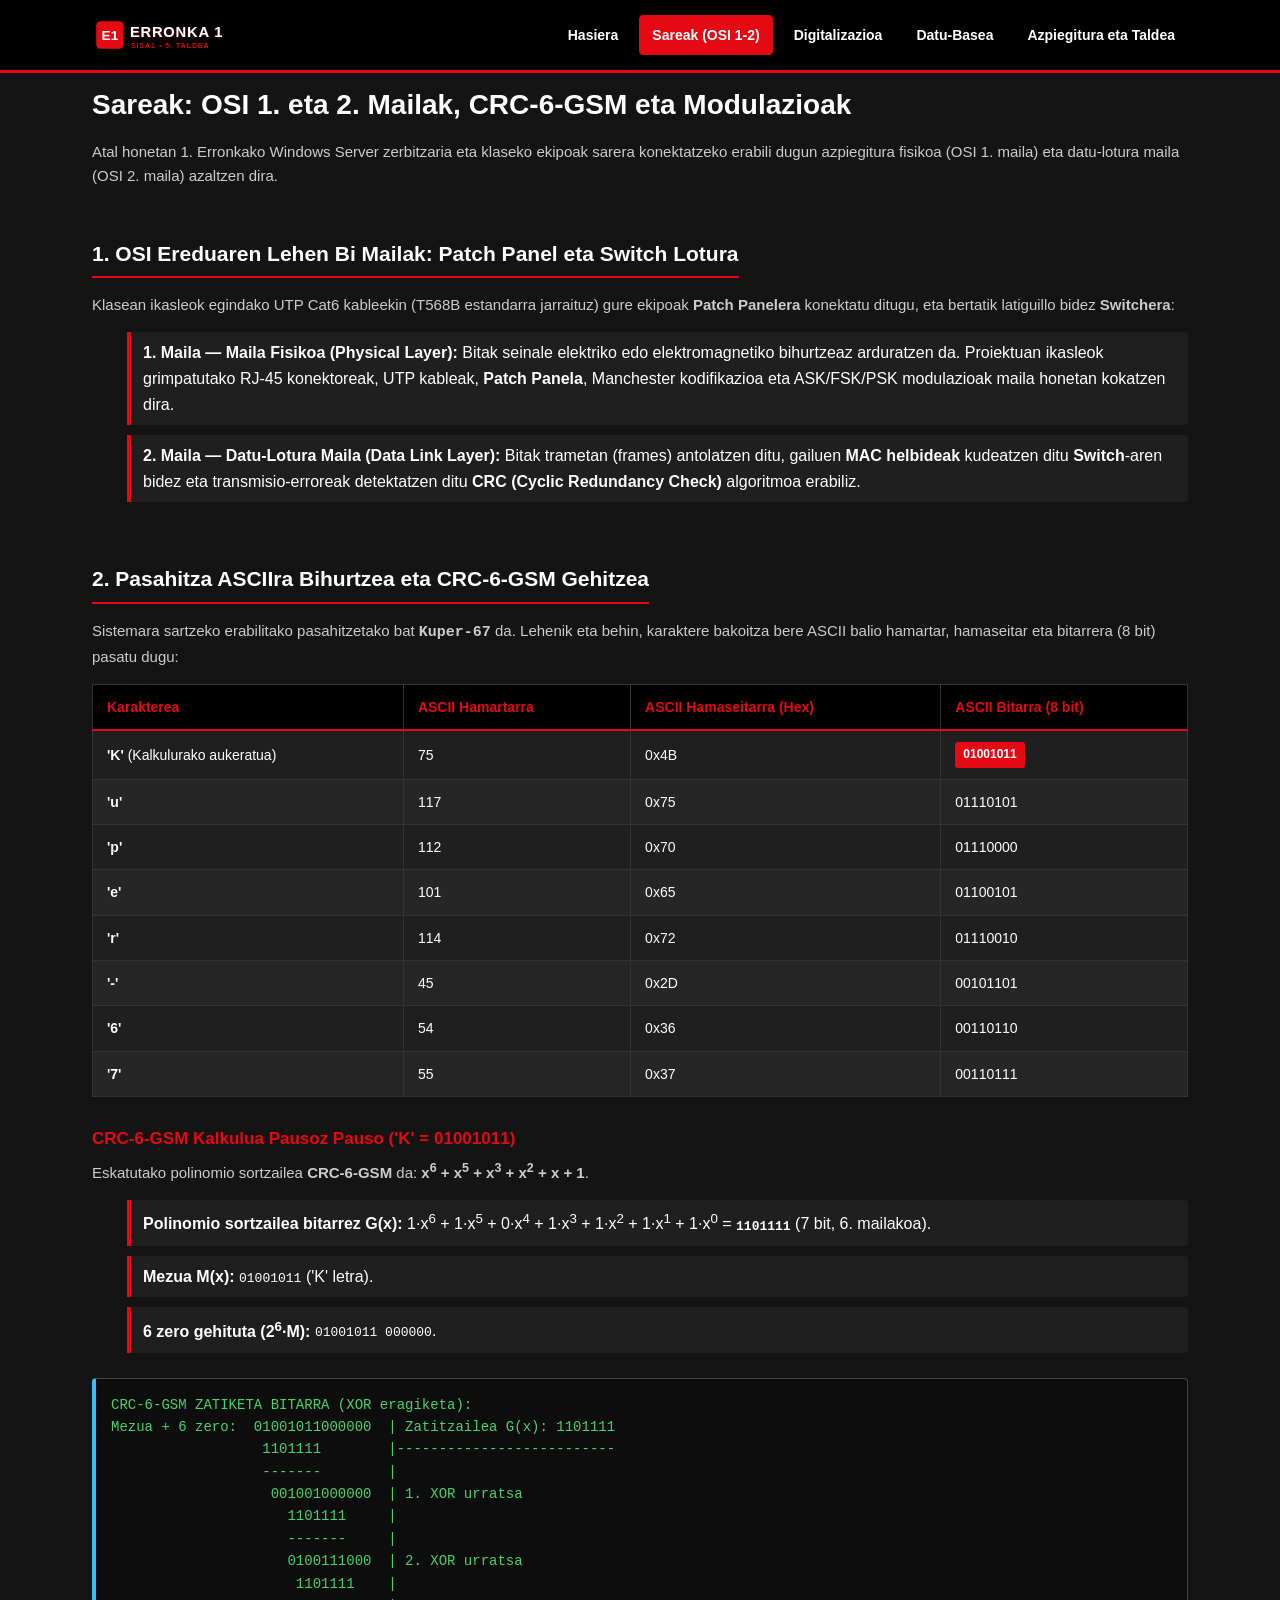
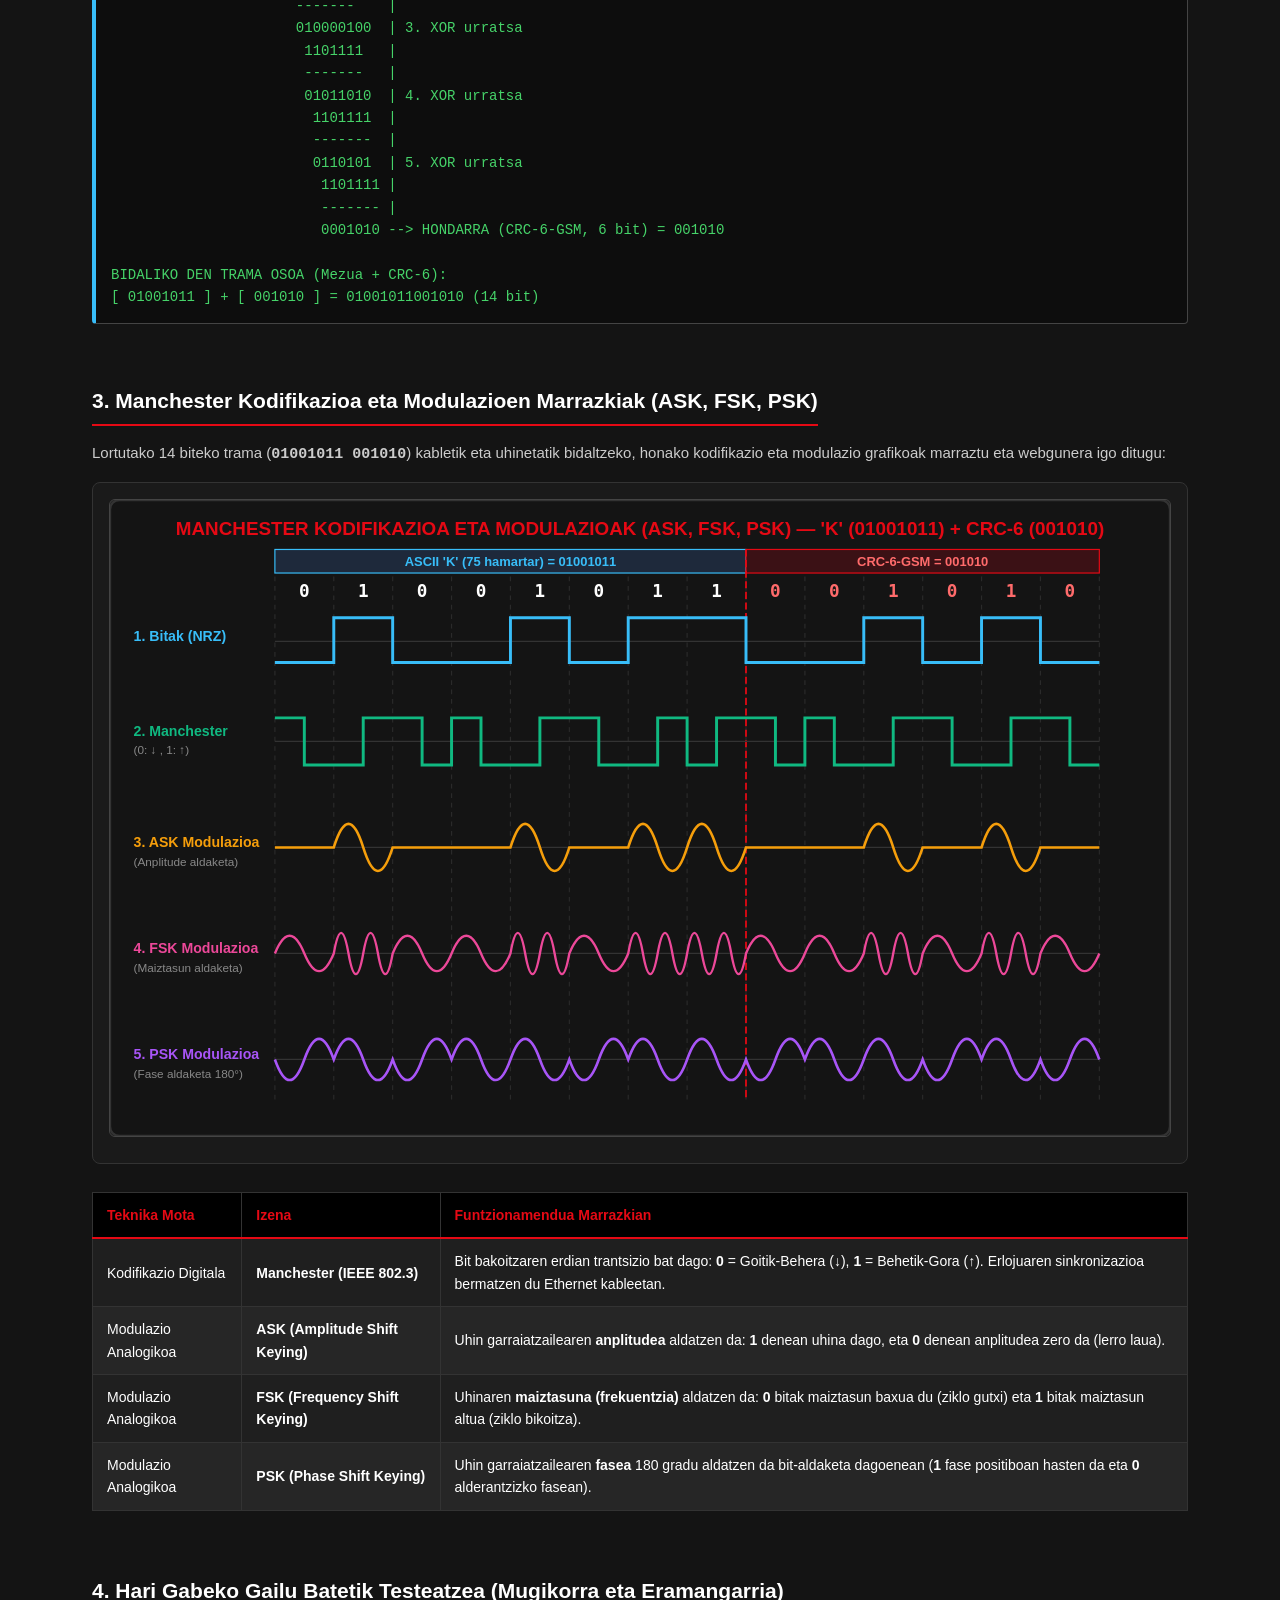
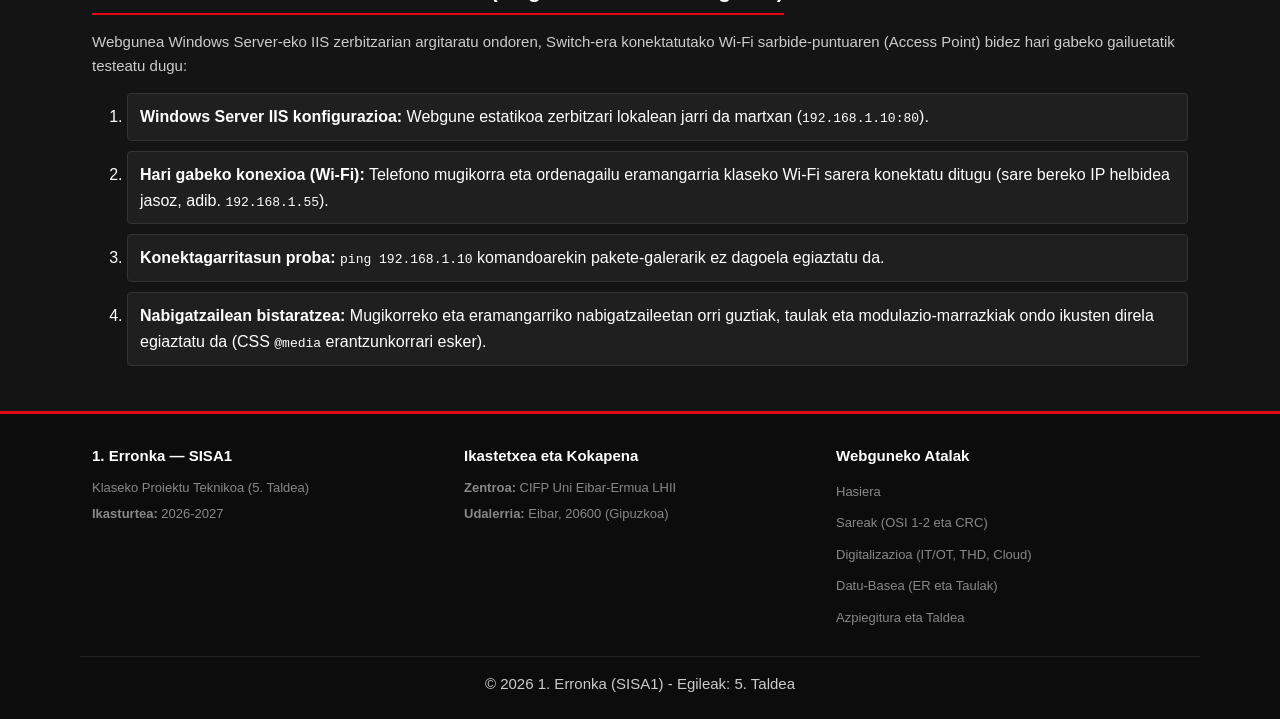
<file: webgunea/sareak.html>
<!DOCTYPE html>
<html lang="eu">
<head>
    <meta charset="UTF-8">
    <meta name="viewport" content="width=device-width, initial-scale=1.0">
    <title>1. Erronka - Sareak: OSI 1-2, CRC-6-GSM eta Modulazioa</title>
    <link rel="stylesheet" href="css/style.css">
</head>
<body>

    <header>
        <div class="container nav-bar">
            <div class="logo">
                <a href="index.html">
                    <img src="img/logo.svg" alt="1. Erronka Logotipoa">
                </a>
            </div>
            <nav>
                <ul class="menu-zerrenda">
                    <li><a href="index.html">Hasiera</a></li>
                    <li><a href="sareak.html" class="aktiboa">Sareak (OSI 1-2)</a></li>
                    <li><a href="digitalizazioa.html">Digitalizazioa</a></li>
                    <li><a href="datubasea.html">Datu-Basea</a></li>
                    <li><a href="kontaktua.html">Azpiegitura eta Taldea</a></li>
                </ul>
            </nav>
        </div>
    </header>

    <main class="container">

        <section>
            <h1>Sareak: OSI 1. eta 2. Mailak, CRC-6-GSM eta Modulazioak</h1>
            <p>Atal honetan 1. Erronkako Windows Server zerbitzaria eta klaseko ekipoak sarera konektatzeko erabili dugun azpiegitura fisikoa (OSI 1. maila) eta datu-lotura maila (OSI 2. maila) azaltzen dira.</p>

            <h2>1. OSI Ereduaren Lehen Bi Mailak: Patch Panel eta Switch Lotura</h2>
            <p>Klasean ikasleok egindako UTP Cat6 kableekin (T568B estandarra jarraituz) gure ekipoak <strong>Patch Panelera</strong> konektatu ditugu, eta bertatik latiguillo bidez <strong>Switchera</strong>:</p>

            <ul class="zerrenda-arrunta">
                <li><strong>1. Maila — Maila Fisikoa (Physical Layer):</strong> Bitak seinale elektriko edo elektromagnetiko bihurtzeaz arduratzen da. Proiektuan ikasleok grimpatutako RJ-45 konektoreak, UTP kableak, <strong>Patch Panela</strong>, Manchester kodifikazioa eta ASK/FSK/PSK modulazioak maila honetan kokatzen dira.</li>
                <li><strong>2. Maila — Datu-Lotura Maila (Data Link Layer):</strong> Bitak trametan (frames) antolatzen ditu, gailuen <strong>MAC helbideak</strong> kudeatzen ditu <strong>Switch</strong>-aren bidez eta transmisio-erroreak detektatzen ditu <strong>CRC (Cyclic Redundancy Check)</strong> algoritmoa erabiliz.</li>
            </ul>
        </section>

        <section>
            <h2>2. Pasahitza ASCIIra Bihurtzea eta CRC-6-GSM Gehitzea</h2>
            <p>Sistemara sartzeko erabilitako pasahitzetako bat <strong><code>Kuper-67</code></strong> da. Lehenik eta behin, karaktere bakoitza bere ASCII balio hamartar, hamaseitar eta bitarrera (8 bit) pasatu dugu:</p>

            <div class="taula-edukiontzia">
                <table>
                    <thead>
                        <tr>
                            <th>Karakterea</th>
                            <th>ASCII Hamartarra</th>
                            <th>ASCII Hamaseitarra (Hex)</th>
                            <th>ASCII Bitarra (8 bit)</th>
                        </tr>
                    </thead>
                    <tbody>
                        <tr>
                            <td><strong>'K'</strong> (Kalkulurako aukeratua)</td>
                            <td>75</td>
                            <td>0x4B</td>
                            <td><span class="etiketa-prezioa">01001011</span></td>
                        </tr>
                        <tr>
                            <td><strong>'u'</strong></td>
                            <td>117</td>
                            <td>0x75</td>
                            <td>01110101</td>
                        </tr>
                        <tr>
                            <td><strong>'p'</strong></td>
                            <td>112</td>
                            <td>0x70</td>
                            <td>01110000</td>
                        </tr>
                        <tr>
                            <td><strong>'e'</strong></td>
                            <td>101</td>
                            <td>0x65</td>
                            <td>01100101</td>
                        </tr>
                        <tr>
                            <td><strong>'r'</strong></td>
                            <td>114</td>
                            <td>0x72</td>
                            <td>01110010</td>
                        </tr>
                        <tr>
                            <td><strong>'-'</strong></td>
                            <td>45</td>
                            <td>0x2D</td>
                            <td>00101101</td>
                        </tr>
                        <tr>
                            <td><strong>'6'</strong></td>
                            <td>54</td>
                            <td>0x36</td>
                            <td>00110110</td>
                        </tr>
                        <tr>
                            <td><strong>'7'</strong></td>
                            <td>55</td>
                            <td>0x37</td>
                            <td>00110111</td>
                        </tr>
                    </tbody>
                </table>
            </div>

            <h3>CRC-6-GSM Kalkulua Pausoz Pauso ('K' = 01001011)</h3>
            <p>Eskatutako polinomio sortzailea <strong>CRC-6-GSM</strong> da: <strong>x<sup>6</sup> + x<sup>5</sup> + x<sup>3</sup> + x<sup>2</sup> + x + 1</strong>.</p>
            <ul class="zerrenda-arrunta">
                <li><strong>Polinomio sortzailea bitarrez G(x):</strong> 1·x<sup>6</sup> + 1·x<sup>5</sup> + 0·x<sup>4</sup> + 1·x<sup>3</sup> + 1·x<sup>2</sup> + 1·x<sup>1</sup> + 1·x<sup>0</sup> = <strong><code>1101111</code></strong> (7 bit, 6. mailakoa).</li>
                <li><strong>Mezua M(x):</strong> <code>01001011</code> ('K' letra).</li>
                <li><strong>6 zero gehituta (2<sup>6</sup>·M):</strong> <code>01001011 000000</code>.</li>
            </ul>

            <div class="kode-kutxa">CRC-6-GSM ZATIKETA BITARRA (XOR eragiketa):
Mezua + 6 zero:  01001011000000  | Zatitzailea G(x): 1101111
                  1101111        |--------------------------
                  -------        |
                   001001000000  | 1. XOR urratsa
                     1101111     |
                     -------     |
                     0100111000  | 2. XOR urratsa
                      1101111    |
                      -------    |
                      010000100  | 3. XOR urratsa
                       1101111   |
                       -------   |
                       01011010  | 4. XOR urratsa
                        1101111  |
                        -------  |
                        0110101  | 5. XOR urratsa
                         1101111 |
                         ------- |
                         0001010 --> HONDARRA (CRC-6-GSM, 6 bit) = 001010

BIDALIKO DEN TRAMA OSOA (Mezua + CRC-6):
[ 01001011 ] + [ 001010 ] = 01001011001010 (14 bit)</div>
        </section>

        <section>
            <h2>3. Manchester Kodifikazioa eta Modulazioen Marrazkiak (ASK, FSK, PSK)</h2>
            <p>Lortutako 14 biteko trama (<strong><code>01001011 001010</code></strong>) kabletik eta uhinetatik bidaltzeko, honako kodifikazio eta modulazio grafikoak marraztu eta webgunera igo ditugu:</p>

            <div class="diagrama-kutxa">
                <img src="img/modulazioa-manchester.svg" alt="Manchester kodifikazioa eta ASK, FSK, PSK modulazioen marrazkia">
            </div>

            <div class="taula-edukiontzia">
                <table>
                    <thead>
                        <tr>
                            <th>Teknika Mota</th>
                            <th>Izena</th>
                            <th>Funtzionamendua Marrazkian</th>
                        </tr>
                    </thead>
                    <tbody>
                        <tr>
                            <td>Kodifikazio Digitala</td>
                            <td><strong>Manchester (IEEE 802.3)</strong></td>
                            <td>Bit bakoitzaren erdian trantsizio bat dago: <strong>0</strong> = Goitik-Behera (&darr;), <strong>1</strong> = Behetik-Gora (&uarr;). Erlojuaren sinkronizazioa bermatzen du Ethernet kableetan.</td>
                        </tr>
                        <tr>
                            <td>Modulazio Analogikoa</td>
                            <td><strong>ASK (Amplitude Shift Keying)</strong></td>
                            <td>Uhin garraiatzailearen <strong>anplitudea</strong> aldatzen da: <strong>1</strong> denean uhina dago, eta <strong>0</strong> denean anplitudea zero da (lerro laua).</td>
                        </tr>
                        <tr>
                            <td>Modulazio Analogikoa</td>
                            <td><strong>FSK (Frequency Shift Keying)</strong></td>
                            <td>Uhinaren <strong>maiztasuna (frekuentzia)</strong> aldatzen da: <strong>0</strong> bitak maiztasun baxua du (ziklo gutxi) eta <strong>1</strong> bitak maiztasun altua (ziklo bikoitza).</td>
                        </tr>
                        <tr>
                            <td>Modulazio Analogikoa</td>
                            <td><strong>PSK (Phase Shift Keying)</strong></td>
                            <td>Uhin garraiatzailearen <strong>fasea</strong> 180 gradu aldatzen da bit-aldaketa dagoenean (<strong>1</strong> fase positiboan hasten da eta <strong>0</strong> alderantzizko fasean).</td>
                        </tr>
                    </tbody>
                </table>
            </div>
        </section>

        <section>
            <h2>4. Hari Gabeko Gailu Batetik Testeatzea (Mugikorra eta Eramangarria)</h2>
            <p>Webgunea Windows Server-eko IIS zerbitzarian argitaratu ondoren, Switch-era konektatutako Wi-Fi sarbide-puntuaren (Access Point) bidez hari gabeko gailuetatik testeatu dugu:</p>

            <ol class="zerrenda-zenbatua">
                <li><strong>Windows Server IIS konfigurazioa:</strong> Webgune estatikoa zerbitzari lokalean jarri da martxan (<code>192.168.1.10:80</code>).</li>
                <li><strong>Hari gabeko konexioa (Wi-Fi):</strong> Telefono mugikorra eta ordenagailu eramangarria klaseko Wi-Fi sarera konektatu ditugu (sare bereko IP helbidea jasoz, adib. <code>192.168.1.55</code>).</li>
                <li><strong>Konektagarritasun proba:</strong> <code>ping 192.168.1.10</code> komandoarekin pakete-galerarik ez dagoela egiaztatu da.</li>
                <li><strong>Nabigatzailean bistaratzea:</strong> Mugikorreko eta eramangarriko nabigatzaileetan orri guztiak, taulak eta modulazio-marrazkiak ondo ikusten direla egiaztatu da (CSS <code>@media</code> erantzunkorrari esker).</li>
            </ol>
        </section>

    </main>

    <footer>
        <div class="container footer-edukia">
            <div class="footer-blokea">
                <h4>1. Erronka — SISA1</h4>
                <p>Klaseko Proiektu Teknikoa (5. Taldea)</p>
                <p><strong>Ikasturtea:</strong> 2026-2027</p>
            </div>

            <div class="footer-blokea">
                <h4>Ikastetxea eta Kokapena</h4>
                <p><strong>Zentroa:</strong> CIFP Uni Eibar-Ermua LHII</p>
                <p><strong>Udalerria:</strong> Eibar, 20600 (Gipuzkoa)</p>
            </div>

            <div class="footer-blokea">
                <h4>Webguneko Atalak</h4>
                <ul>
                    <li><a href="index.html">Hasiera</a></li>
                    <li><a href="sareak.html">Sareak (OSI 1-2 eta CRC)</a></li>
                    <li><a href="digitalizazioa.html">Digitalizazioa (IT/OT, THD, Cloud)</a></li>
                    <li><a href="datubasea.html">Datu-Basea (ER eta Taulak)</a></li>
                    <li><a href="kontaktua.html">Azpiegitura eta Taldea</a></li>
                </ul>
            </div>
        </div>

        <div class="container footer-egilea">
            <p>&copy; 2026 1. Erronka (SISA1) - Egileak: 5. Taldea</p>
        </div>
    </footer>

</body>
</html>
</file>
<file: src/css/style.css>
* {
    box-sizing: border-box;
    margin: 0;
    padding: 0;
}

body {
    font-family: Arial, Helvetica, sans-serif;
    background-color: #141414;
    color: #ffffff;
    line-height: 1.6;
}

.container {
    width: 92%;
    max-width: 1120px;
    margin: 0 auto;
    padding: 0 12px;
}

header {
    background-color: #000000;
    border-bottom: 3px solid #e50914;
    padding: 14px 0;
    position: sticky;
    top: 0;
    z-index: 100;
}

.nav-bar {
    display: flex;
    justify-content: space-between;
    align-items: center;
    flex-wrap: wrap;
    gap: 10px;
}

.logo img {
    height: 42px;
    display: block;
}

.menu-zerrenda {
    list-style: none;
    display: flex;
    flex-wrap: wrap;
    gap: 8px;
    margin: 0;
    padding: 0;
}

.menu-zerrenda li {
    display: inline-block;
}

.menu-zerrenda a {
    display: inline-block;
    color: #ffffff;
    text-decoration: none;
    font-weight: bold;
    font-size: 14px;
    padding: 8px 12px;
    border: 1px solid transparent;
    border-radius: 4px;
}

.menu-zerrenda a:hover {
    background-color: #222222;
    border: 1px solid #e50914;
    color: #e50914;
}

.menu-zerrenda a.aktiboa {
    background-color: #e50914;
    border: 1px solid #e50914;
    color: #ffffff;
}

h1 {
    font-size: 28px;
    color: #ffffff;
    margin-top: 10px;
    margin-bottom: 12px;
}

h2 {
    font-size: 21px;
    color: #ffffff;
    margin-top: 35px;
    margin-bottom: 15px;
    padding-bottom: 6px;
    border-bottom: 2px solid #e50914;
    display: inline-block;
}

h3 {
    font-size: 17px;
    color: #e50914;
    margin: 12px 0 6px 0;
}

p {
    margin-bottom: 14px;
    color: #cccccc;
    font-size: 15px;
}

a {
    color: #ff6b6b;
}

.hero-kutxa {
    background-color: #1f1f1f;
    border: 1px solid #333333;
    border-radius: 8px;
    padding: 24px;
    margin-top: 20px;
    margin-bottom: 25px;
    display: flex;
    gap: 25px;
    align-items: center;
}

.hero-testua {
    flex: 1;
}

.hero-irudia {
    flex: 1;
    text-align: center;
}

.hero-irudia img {
    max-width: 100%;
    height: auto;
    border: 2px solid #444444;
    border-radius: 6px;
    display: block;
}

.rol-sarea {
    display: flex;
    flex-wrap: wrap;
    gap: 20px;
    justify-content: center;
    margin: 20px 0 30px 0;
}

.rol-txartela {
    background-color: #1f1f1f;
    border: 2px solid #444444;
    border-radius: 8px;
    padding: 18px 24px;
    width: 240px;
    text-align: center;
}

.rol-txartela:hover {
    border-color: #e50914;
    background-color: #262626;
}

.rol-ikonoa {
    display: inline-block;
    width: 64px;
    height: 64px;
    line-height: 64px;
    font-size: 28px;
    border-radius: 8px;
    margin-bottom: 10px;
    border: 2px solid #ffffff;
}

.botoi-gorria {
    display: inline-block;
    background-color: #e50914;
    color: #ffffff;
    padding: 10px 18px;
    margin-right: 10px;
    margin-top: 8px;
    text-decoration: none;
    font-weight: bold;
    border: 2px solid #e50914;
    border-radius: 4px;
    cursor: pointer;
}

.botoi-gorria:hover {
    background-color: #b80710;
    border-color: #b80710;
}

.botoi-grisa {
    display: inline-block;
    background-color: #333333;
    color: #ffffff;
    padding: 10px 18px;
    margin-top: 8px;
    text-decoration: none;
    font-weight: bold;
    border: 2px solid #555555;
    border-radius: 4px;
}

.botoi-grisa:hover {
    background-color: #444444;
}

.txartel-sarea {
    display: grid;
    grid-template-columns: repeat(auto-fit, minmax(175px, 1fr));
    gap: 15px;
    margin-top: 15px;
    margin-bottom: 30px;
}

.txartela {
    background-color: #1f1f1f;
    border: 1px solid #333333;
    border-radius: 6px;
    padding: 12px;
    text-align: center;
}

.txartela:hover {
    border: 1px solid #e50914;
}

.txartela img {
    width: 100%;
    height: auto;
    border-radius: 4px;
    border: 1px solid #2a2a2a;
    display: block;
    margin-bottom: 8px;
}

.diagrama-kutxa {
    background-color: #1a1a1a;
    border: 1px solid #333333;
    border-radius: 8px;
    padding: 16px;
    margin: 15px 0 28px 0;
    text-align: center;
}

.diagrama-kutxa img {
    max-width: 100%;
    height: auto;
    display: block;
    margin: 0 auto 10px auto;
    border: 1px solid #444444;
    border-radius: 6px;
}

.kode-kutxa {
    background-color: #0d0d0d;
    border: 1px solid #444444;
    border-left: 4px solid #38bdf8;
    border-radius: 4px;
    padding: 15px;
    margin: 15px 0 25px 0;
    font-family: "Courier New", Courier, monospace;
    font-size: 14px;
    color: #46d369;
    overflow-x: auto;
    white-space: pre;
}

ul.zerrenda-arrunta, ol.zerrenda-zenbatua {
    margin: 15px 0 25px 25px;
    padding-left: 10px;
}

ul.zerrenda-arrunta li {
    margin-bottom: 10px;
    padding: 8px 12px;
    background-color: #1f1f1f;
    border-left: 4px solid #e50914;
    list-style: none;
    border-radius: 0 4px 4px 0;
}

ol.zerrenda-zenbatua li {
    margin-bottom: 10px;
    padding: 10px 12px;
    background-color: #1f1f1f;
    border: 1px solid #333333;
    border-radius: 4px;
}

.taula-edukiontzia {
    overflow-x: auto;
    margin-top: 15px;
    margin-bottom: 28px;
}

table {
    display: table;
    width: 100%;
    border-collapse: collapse;
    background-color: #1f1f1f;
    border: 1px solid #444444;
}

th, td {
    padding: 11px 14px;
    border: 1px solid #333333;
    text-align: left;
    font-size: 14px;
}

th {
    background-color: #000000;
    color: #e50914;
    font-weight: bold;
    border-bottom: 2px solid #e50914;
}

tr:nth-child(even) {
    background-color: #262626;
}

tr:hover {
    background-color: #333333;
}

.etiketa-prezioa {
    display: inline-block;
    padding: 3px 8px;
    background-color: #e50914;
    color: #ffffff;
    font-weight: bold;
    border-radius: 3px;
    font-size: 12px;
}

.gako-pk {
    display: inline-block;
    padding: 2px 6px;
    background-color: #f59e0b;
    color: #000000;
    font-weight: bold;
    border-radius: 3px;
    font-size: 11px;
}

.gako-fk {
    display: inline-block;
    padding: 2px 6px;
    background-color: #38bdf8;
    color: #000000;
    font-weight: bold;
    border-radius: 3px;
    font-size: 11px;
}

.formulario-kutxa {
    background-color: #1f1f1f;
    border: 1px solid #333333;
    border-radius: 6px;
    padding: 20px;
    margin: 20px 0;
    max-width: 650px;
}

.eremu-multzoa {
    margin-bottom: 15px;
}

.eremu-multzoa label {
    display: block;
    margin-bottom: 5px;
    font-weight: bold;
    font-size: 14px;
}

.eremu-multzoa input,
.eremu-multzoa select,
.eremu-multzoa textarea {
    display: block;
    width: 100%;
    padding: 10px;
    background-color: #2b2b2b;
    border: 1px solid #444444;
    border-radius: 4px;
    color: #ffffff;
    font-family: inherit;
    font-size: 14px;
}

.eremu-multzoa input:focus,
.eremu-multzoa select:focus,
.eremu-multzoa textarea:focus {
    border-color: #e50914;
    outline: none;
}

footer {
    background-color: #0c0c0c;
    border-top: 3px solid #e50914;
    padding: 30px 0 15px 0;
    margin-top: 45px;
    color: #888888;
}

.footer-edukia {
    display: flex;
    flex-wrap: wrap;
    justify-content: space-between;
    gap: 20px;
    padding-bottom: 20px;
    border-bottom: 1px solid #222222;
}

.footer-blokea {
    flex: 1;
    min-width: 210px;
}

.footer-blokea h4 {
    color: #ffffff;
    margin-bottom: 10px;
    font-size: 15px;
}

.footer-blokea p {
    font-size: 13px;
    margin-bottom: 6px;
    color: #888888;
}

.footer-blokea ul {
    list-style: none;
}

.footer-blokea ul li {
    margin-bottom: 6px;
}

.footer-blokea a {
    color: #888888;
    text-decoration: none;
    font-size: 13px;
}

.footer-blokea a:hover {
    color: #ffffff;
    text-decoration: underline;
}

.footer-egilea {
    text-align: center;
    padding-top: 15px;
    font-size: 12px;
    color: #666666;
}

@media (max-width: 768px) {
    .nav-bar {
        flex-direction: column;
        align-items: flex-start;
    }

    .menu-zerrenda {
        width: 100%;
    }

    .hero-kutxa {
        flex-direction: column;
    }

    h1 {
        font-size: 23px;
    }
}
</file>
<file: webgunea/css/style.css>
* {
    box-sizing: border-box;
    margin: 0;
    padding: 0;
}

body {
    font-family: Arial, Helvetica, sans-serif;
    background-color: #141414;
    color: #ffffff;
    line-height: 1.6;
}

.container {
    width: 92%;
    max-width: 1120px;
    margin: 0 auto;
    padding: 0 12px;
}

header {
    background-color: #000000;
    border-bottom: 3px solid #e50914;
    padding: 14px 0;
    position: sticky;
    top: 0;
    z-index: 100;
}

.nav-bar {
    display: flex;
    justify-content: space-between;
    align-items: center;
    flex-wrap: wrap;
    gap: 10px;
}

.logo img {
    height: 42px;
    display: block;
}

.menu-zerrenda {
    list-style: none;
    display: flex;
    flex-wrap: wrap;
    gap: 8px;
    margin: 0;
    padding: 0;
}

.menu-zerrenda li {
    display: inline-block;
}

.menu-zerrenda a {
    display: inline-block;
    color: #ffffff;
    text-decoration: none;
    font-weight: bold;
    font-size: 14px;
    padding: 8px 12px;
    border: 1px solid transparent;
    border-radius: 4px;
}

.menu-zerrenda a:hover {
    background-color: #222222;
    border: 1px solid #e50914;
    color: #e50914;
}

.menu-zerrenda a.aktiboa {
    background-color: #e50914;
    border: 1px solid #e50914;
    color: #ffffff;
}

h1 {
    font-size: 28px;
    color: #ffffff;
    margin-top: 10px;
    margin-bottom: 12px;
}

h2 {
    font-size: 21px;
    color: #ffffff;
    margin-top: 35px;
    margin-bottom: 15px;
    padding-bottom: 6px;
    border-bottom: 2px solid #e50914;
    display: inline-block;
}

h3 {
    font-size: 17px;
    color: #e50914;
    margin: 12px 0 6px 0;
}

p {
    margin-bottom: 14px;
    color: #cccccc;
    font-size: 15px;
}

a {
    color: #ff6b6b;
}

.hero-kutxa {
    background-color: #1f1f1f;
    border: 1px solid #333333;
    border-radius: 8px;
    padding: 24px;
    margin-top: 20px;
    margin-bottom: 25px;
    display: flex;
    gap: 25px;
    align-items: center;
}

.hero-testua {
    flex: 1;
}

.hero-irudia {
    flex: 1;
    text-align: center;
}

.hero-irudia img {
    max-width: 100%;
    height: auto;
    border: 2px solid #444444;
    border-radius: 6px;
    display: block;
}

.rol-sarea {
    display: flex;
    flex-wrap: wrap;
    gap: 20px;
    justify-content: center;
    margin: 20px 0 30px 0;
}

.rol-txartela {
    background-color: #1f1f1f;
    border: 2px solid #444444;
    border-radius: 8px;
    padding: 18px 24px;
    width: 240px;
    text-align: center;
}

.rol-txartela:hover {
    border-color: #e50914;
    background-color: #262626;
}

.rol-ikonoa {
    display: inline-block;
    width: 64px;
    height: 64px;
    line-height: 64px;
    font-size: 28px;
    border-radius: 8px;
    margin-bottom: 10px;
    border: 2px solid #ffffff;
}

.botoi-gorria {
    display: inline-block;
    background-color: #e50914;
    color: #ffffff;
    padding: 10px 18px;
    margin-right: 10px;
    margin-top: 8px;
    text-decoration: none;
    font-weight: bold;
    border: 2px solid #e50914;
    border-radius: 4px;
    cursor: pointer;
}

.botoi-gorria:hover {
    background-color: #b80710;
    border-color: #b80710;
}

.botoi-grisa {
    display: inline-block;
    background-color: #333333;
    color: #ffffff;
    padding: 10px 18px;
    margin-top: 8px;
    text-decoration: none;
    font-weight: bold;
    border: 2px solid #555555;
    border-radius: 4px;
}

.botoi-grisa:hover {
    background-color: #444444;
}

.txartel-sarea {
    display: grid;
    grid-template-columns: repeat(auto-fit, minmax(175px, 1fr));
    gap: 15px;
    margin-top: 15px;
    margin-bottom: 30px;
}

.txartela {
    background-color: #1f1f1f;
    border: 1px solid #333333;
    border-radius: 6px;
    padding: 12px;
    text-align: center;
}

.txartela:hover {
    border: 1px solid #e50914;
}

.txartela img {
    width: 100%;
    height: auto;
    border-radius: 4px;
    border: 1px solid #2a2a2a;
    display: block;
    margin-bottom: 8px;
}

.diagrama-kutxa {
    background-color: #1a1a1a;
    border: 1px solid #333333;
    border-radius: 8px;
    padding: 16px;
    margin: 15px 0 28px 0;
    text-align: center;
}

.diagrama-kutxa img {
    max-width: 100%;
    height: auto;
    display: block;
    margin: 0 auto 10px auto;
    border: 1px solid #444444;
    border-radius: 6px;
}

.kode-kutxa {
    background-color: #0d0d0d;
    border: 1px solid #444444;
    border-left: 4px solid #38bdf8;
    border-radius: 4px;
    padding: 15px;
    margin: 15px 0 25px 0;
    font-family: "Courier New", Courier, monospace;
    font-size: 14px;
    color: #46d369;
    overflow-x: auto;
    white-space: pre;
}

ul.zerrenda-arrunta, ol.zerrenda-zenbatua {
    margin: 15px 0 25px 25px;
    padding-left: 10px;
}

ul.zerrenda-arrunta li {
    margin-bottom: 10px;
    padding: 8px 12px;
    background-color: #1f1f1f;
    border-left: 4px solid #e50914;
    list-style: none;
    border-radius: 0 4px 4px 0;
}

ol.zerrenda-zenbatua li {
    margin-bottom: 10px;
    padding: 10px 12px;
    background-color: #1f1f1f;
    border: 1px solid #333333;
    border-radius: 4px;
}

.taula-edukiontzia {
    overflow-x: auto;
    margin-top: 15px;
    margin-bottom: 28px;
}

table {
    display: table;
    width: 100%;
    border-collapse: collapse;
    background-color: #1f1f1f;
    border: 1px solid #444444;
}

th, td {
    padding: 11px 14px;
    border: 1px solid #333333;
    text-align: left;
    font-size: 14px;
}

th {
    background-color: #000000;
    color: #e50914;
    font-weight: bold;
    border-bottom: 2px solid #e50914;
}

tr:nth-child(even) {
    background-color: #262626;
}

tr:hover {
    background-color: #333333;
}

.etiketa-prezioa {
    display: inline-block;
    padding: 3px 8px;
    background-color: #e50914;
    color: #ffffff;
    font-weight: bold;
    border-radius: 3px;
    font-size: 12px;
}

.gako-pk {
    display: inline-block;
    padding: 2px 6px;
    background-color: #f59e0b;
    color: #000000;
    font-weight: bold;
    border-radius: 3px;
    font-size: 11px;
}

.gako-fk {
    display: inline-block;
    padding: 2px 6px;
    background-color: #38bdf8;
    color: #000000;
    font-weight: bold;
    border-radius: 3px;
    font-size: 11px;
}

.formulario-kutxa {
    background-color: #1f1f1f;
    border: 1px solid #333333;
    border-radius: 6px;
    padding: 20px;
    margin: 20px 0;
    max-width: 650px;
}

.eremu-multzoa {
    margin-bottom: 15px;
}

.eremu-multzoa label {
    display: block;
    margin-bottom: 5px;
    font-weight: bold;
    font-size: 14px;
}

.eremu-multzoa input,
.eremu-multzoa select,
.eremu-multzoa textarea {
    display: block;
    width: 100%;
    padding: 10px;
    background-color: #2b2b2b;
    border: 1px solid #444444;
    border-radius: 4px;
    color: #ffffff;
    font-family: inherit;
    font-size: 14px;
}

.eremu-multzoa input:focus,
.eremu-multzoa select:focus,
.eremu-multzoa textarea:focus {
    border-color: #e50914;
    outline: none;
}

footer {
    background-color: #0c0c0c;
    border-top: 3px solid #e50914;
    padding: 30px 0 15px 0;
    margin-top: 45px;
    color: #888888;
}

.footer-edukia {
    display: flex;
    flex-wrap: wrap;
    justify-content: space-between;
    gap: 20px;
    padding-bottom: 20px;
    border-bottom: 1px solid #222222;
}

.footer-blokea {
    flex: 1;
    min-width: 210px;
}

.footer-blokea h4 {
    color: #ffffff;
    margin-bottom: 10px;
    font-size: 15px;
}

.footer-blokea p {
    font-size: 13px;
    margin-bottom: 6px;
    color: #888888;
}

.footer-blokea ul {
    list-style: none;
}

.footer-blokea ul li {
    margin-bottom: 6px;
}

.footer-blokea a {
    color: #888888;
    text-decoration: none;
    font-size: 13px;
}

.footer-blokea a:hover {
    color: #ffffff;
    text-decoration: underline;
}

.footer-egilea {
    text-align: center;
    padding-top: 15px;
    font-size: 12px;
    color: #666666;
}

@media (max-width: 768px) {
    .nav-bar {
        flex-direction: column;
        align-items: flex-start;
    }

    .menu-zerrenda {
        width: 100%;
    }

    .hero-kutxa {
        flex-direction: column;
    }

    h1 {
        font-size: 23px;
    }
}
</file>
